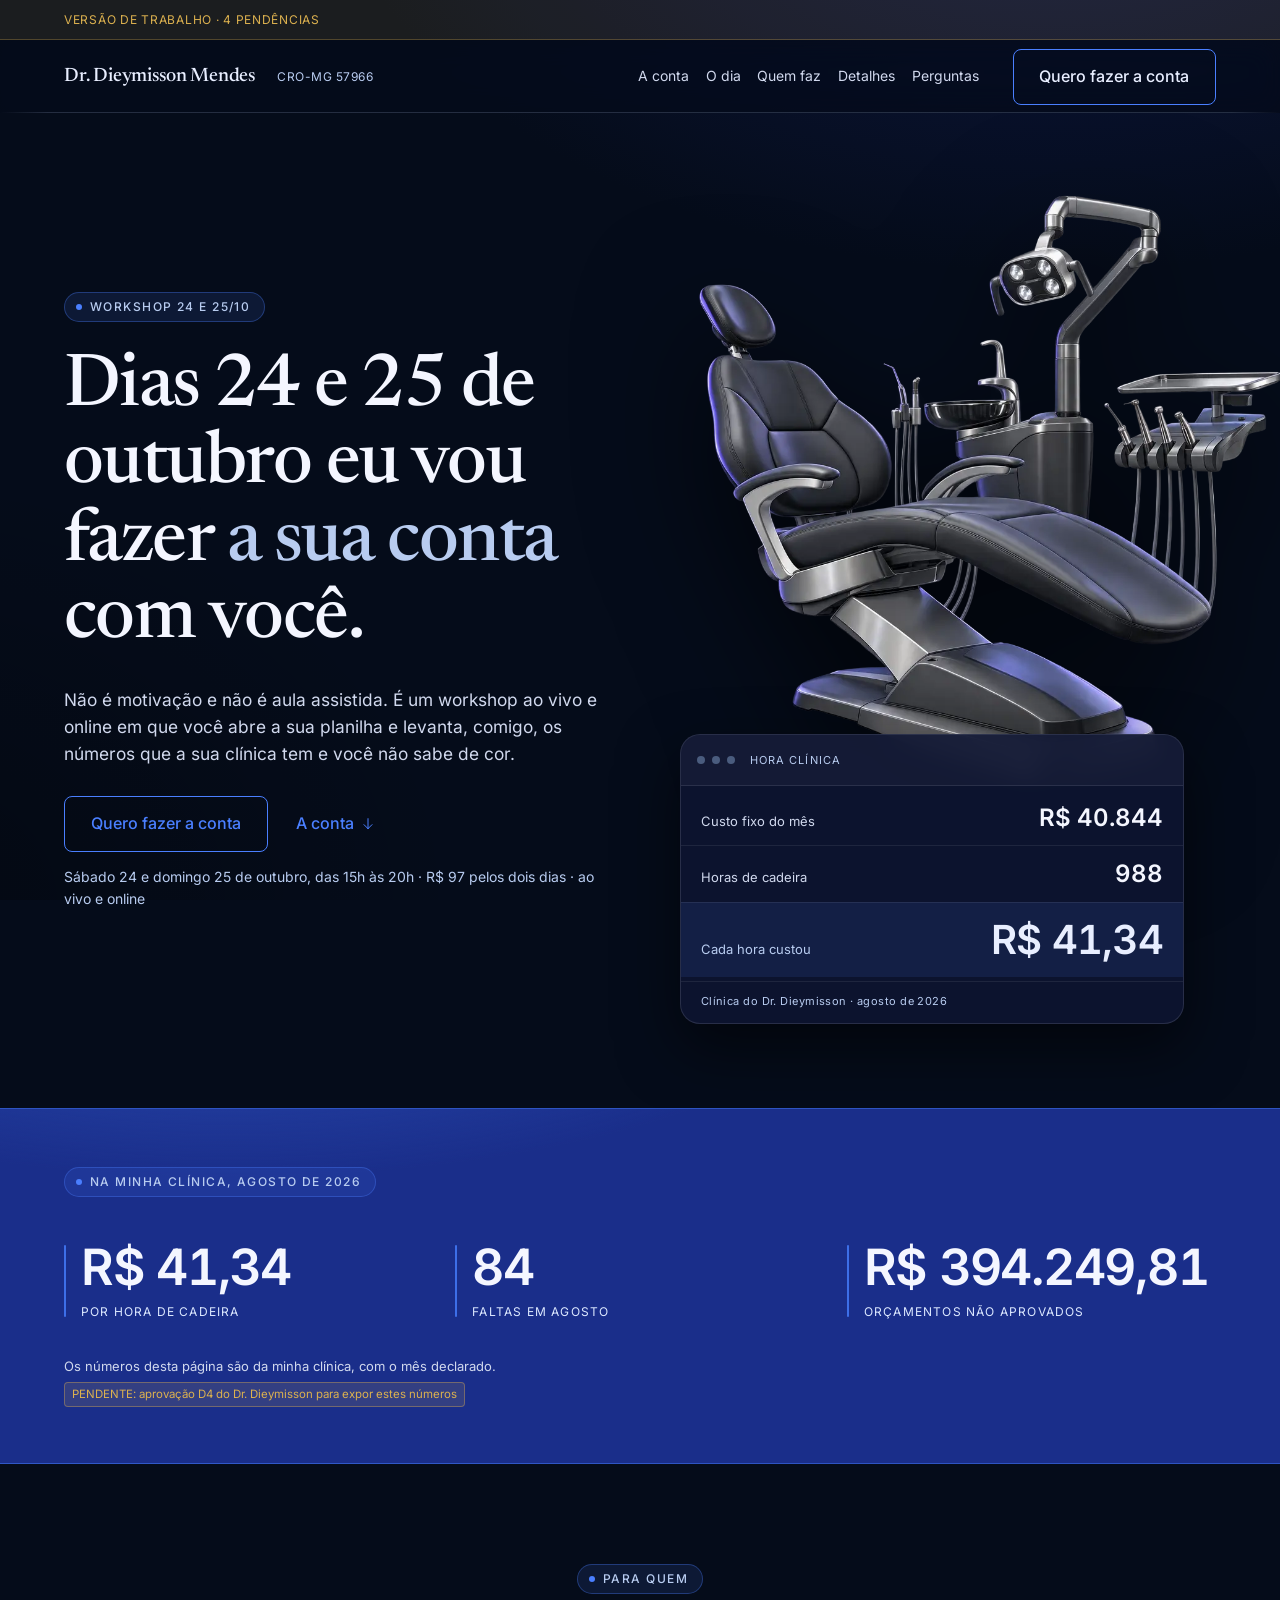
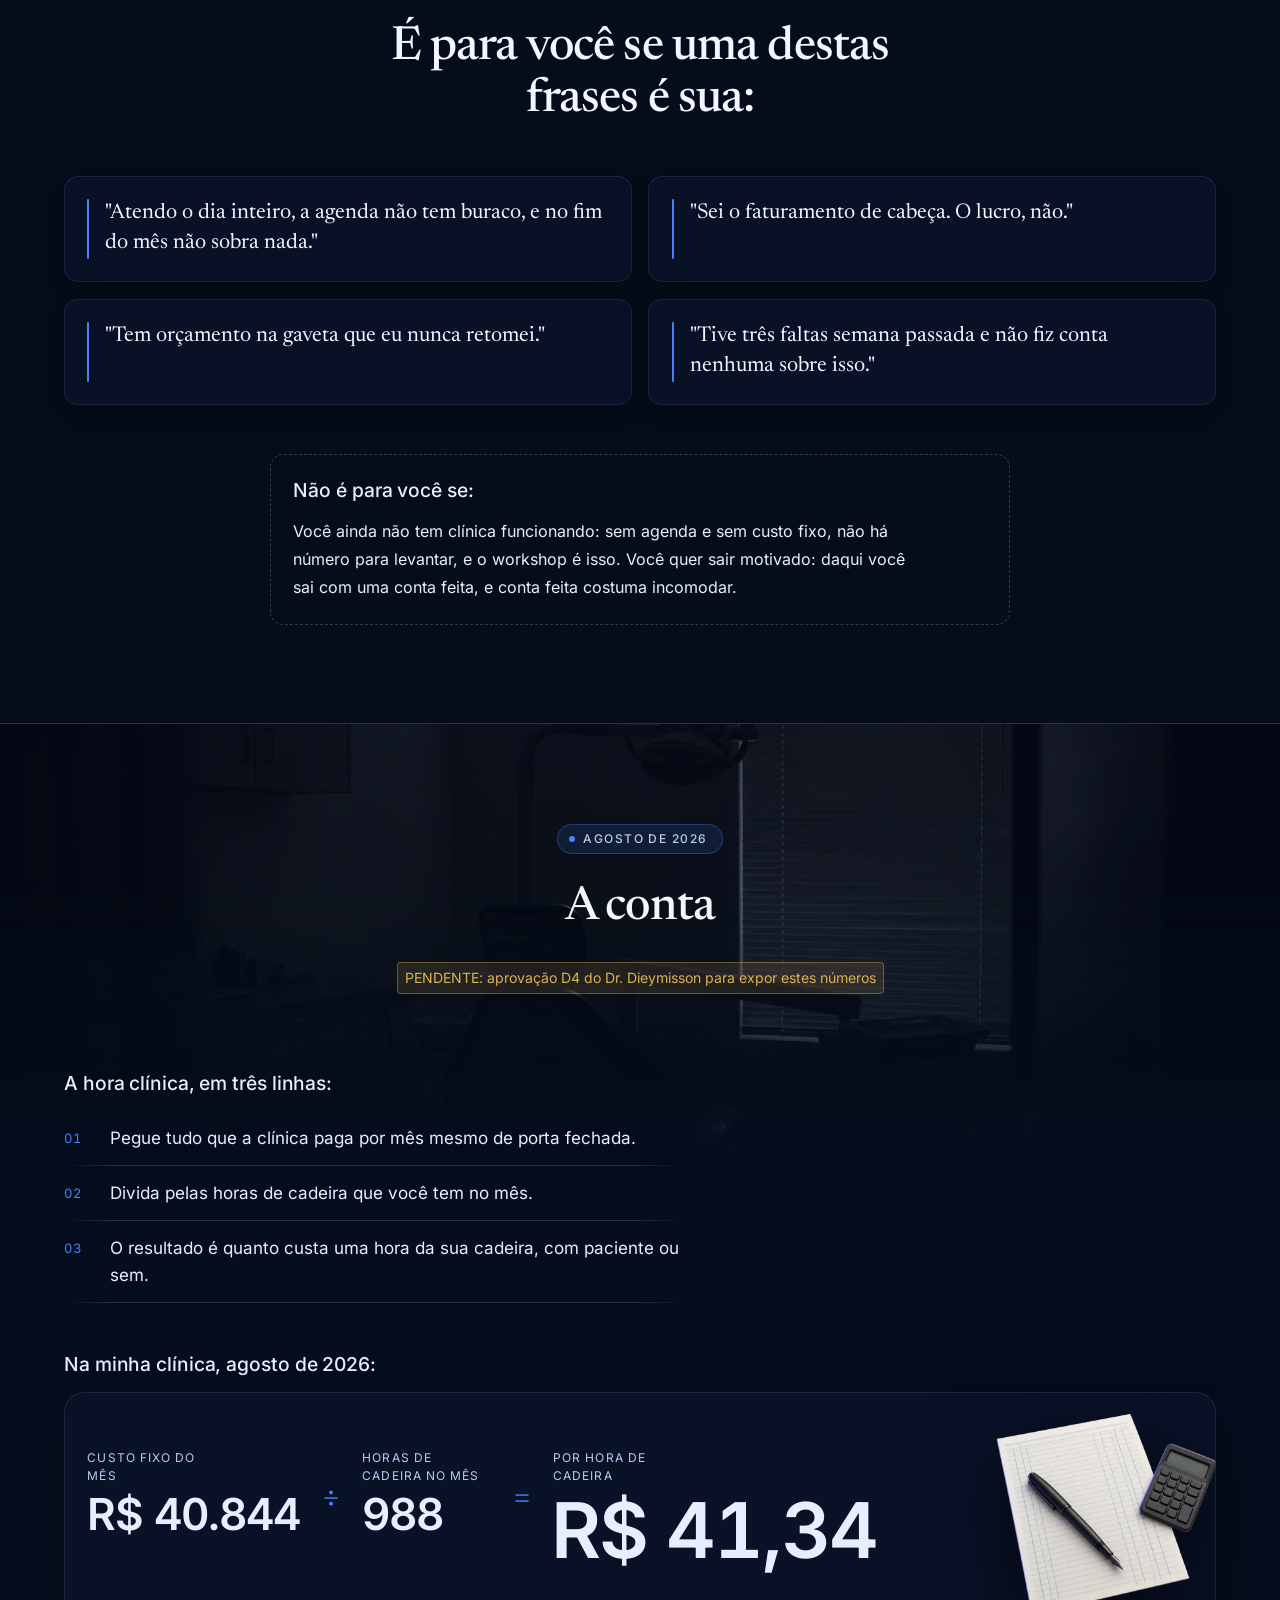
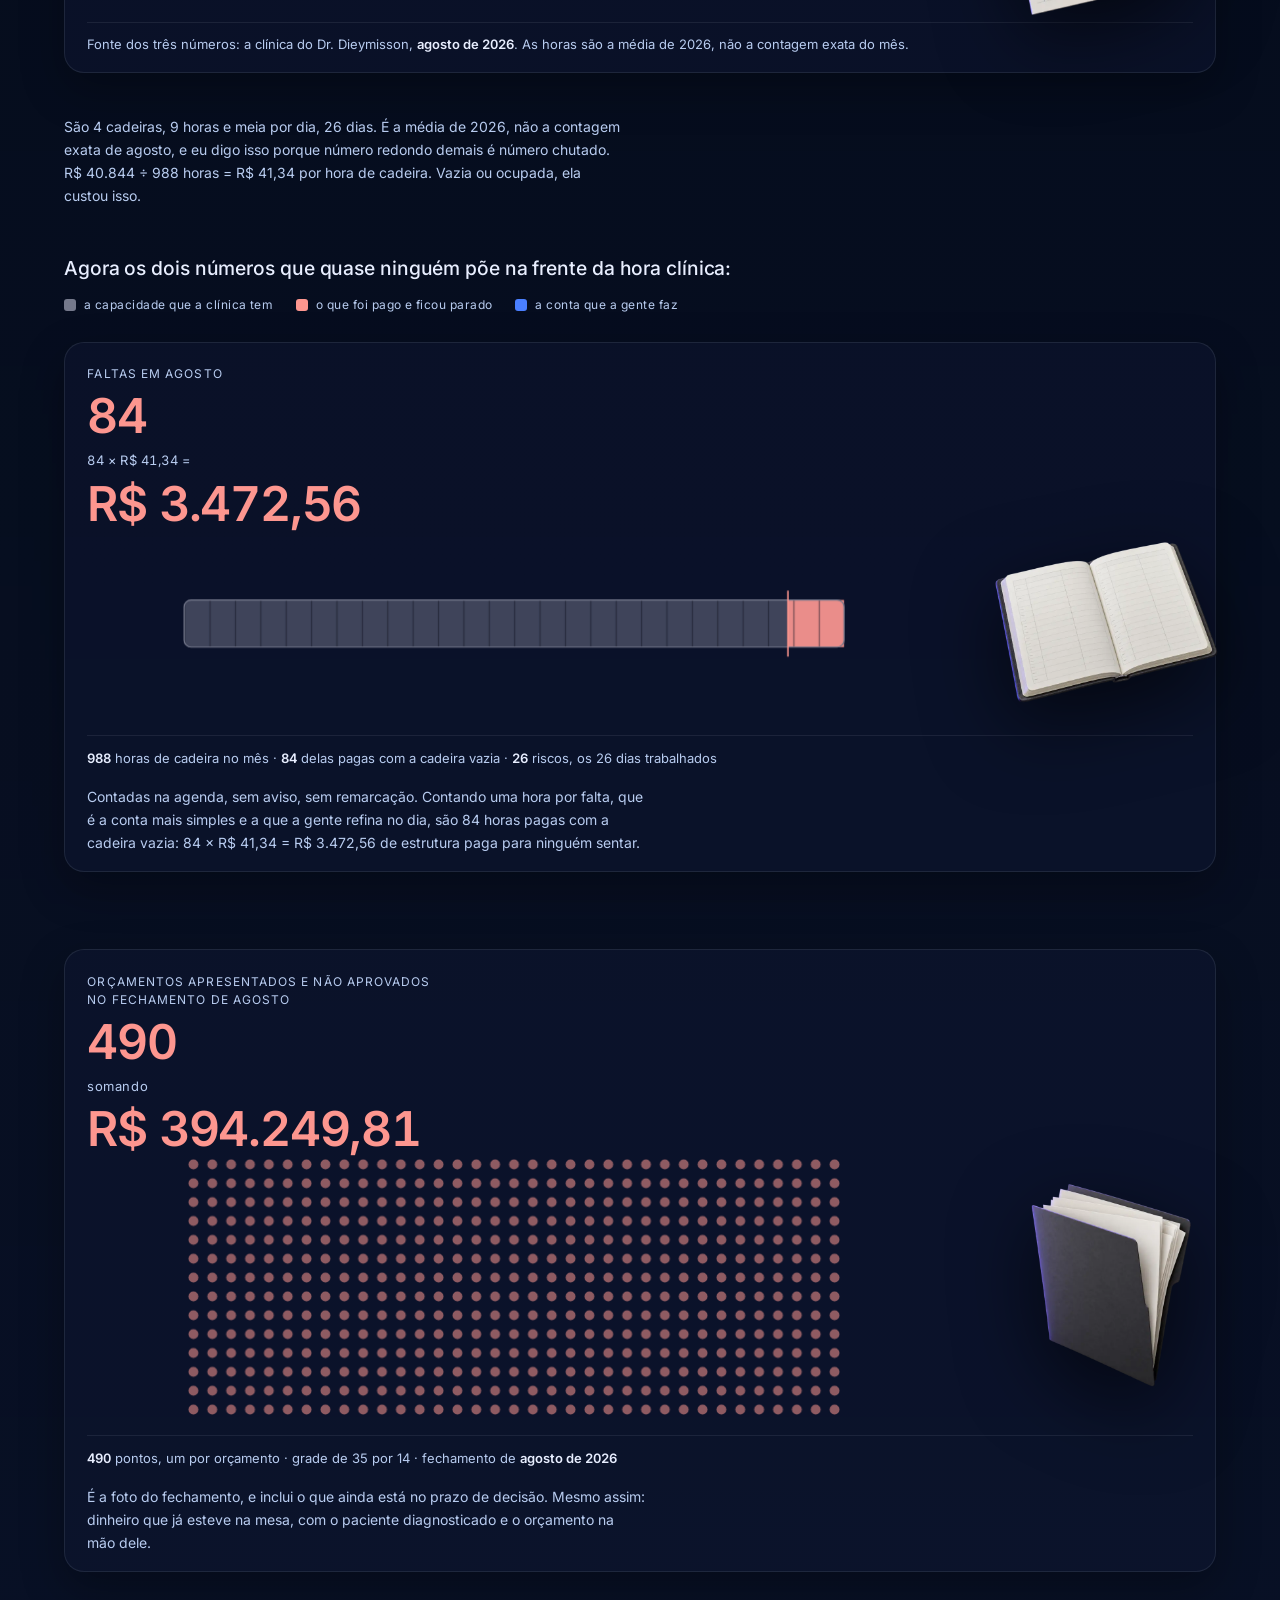
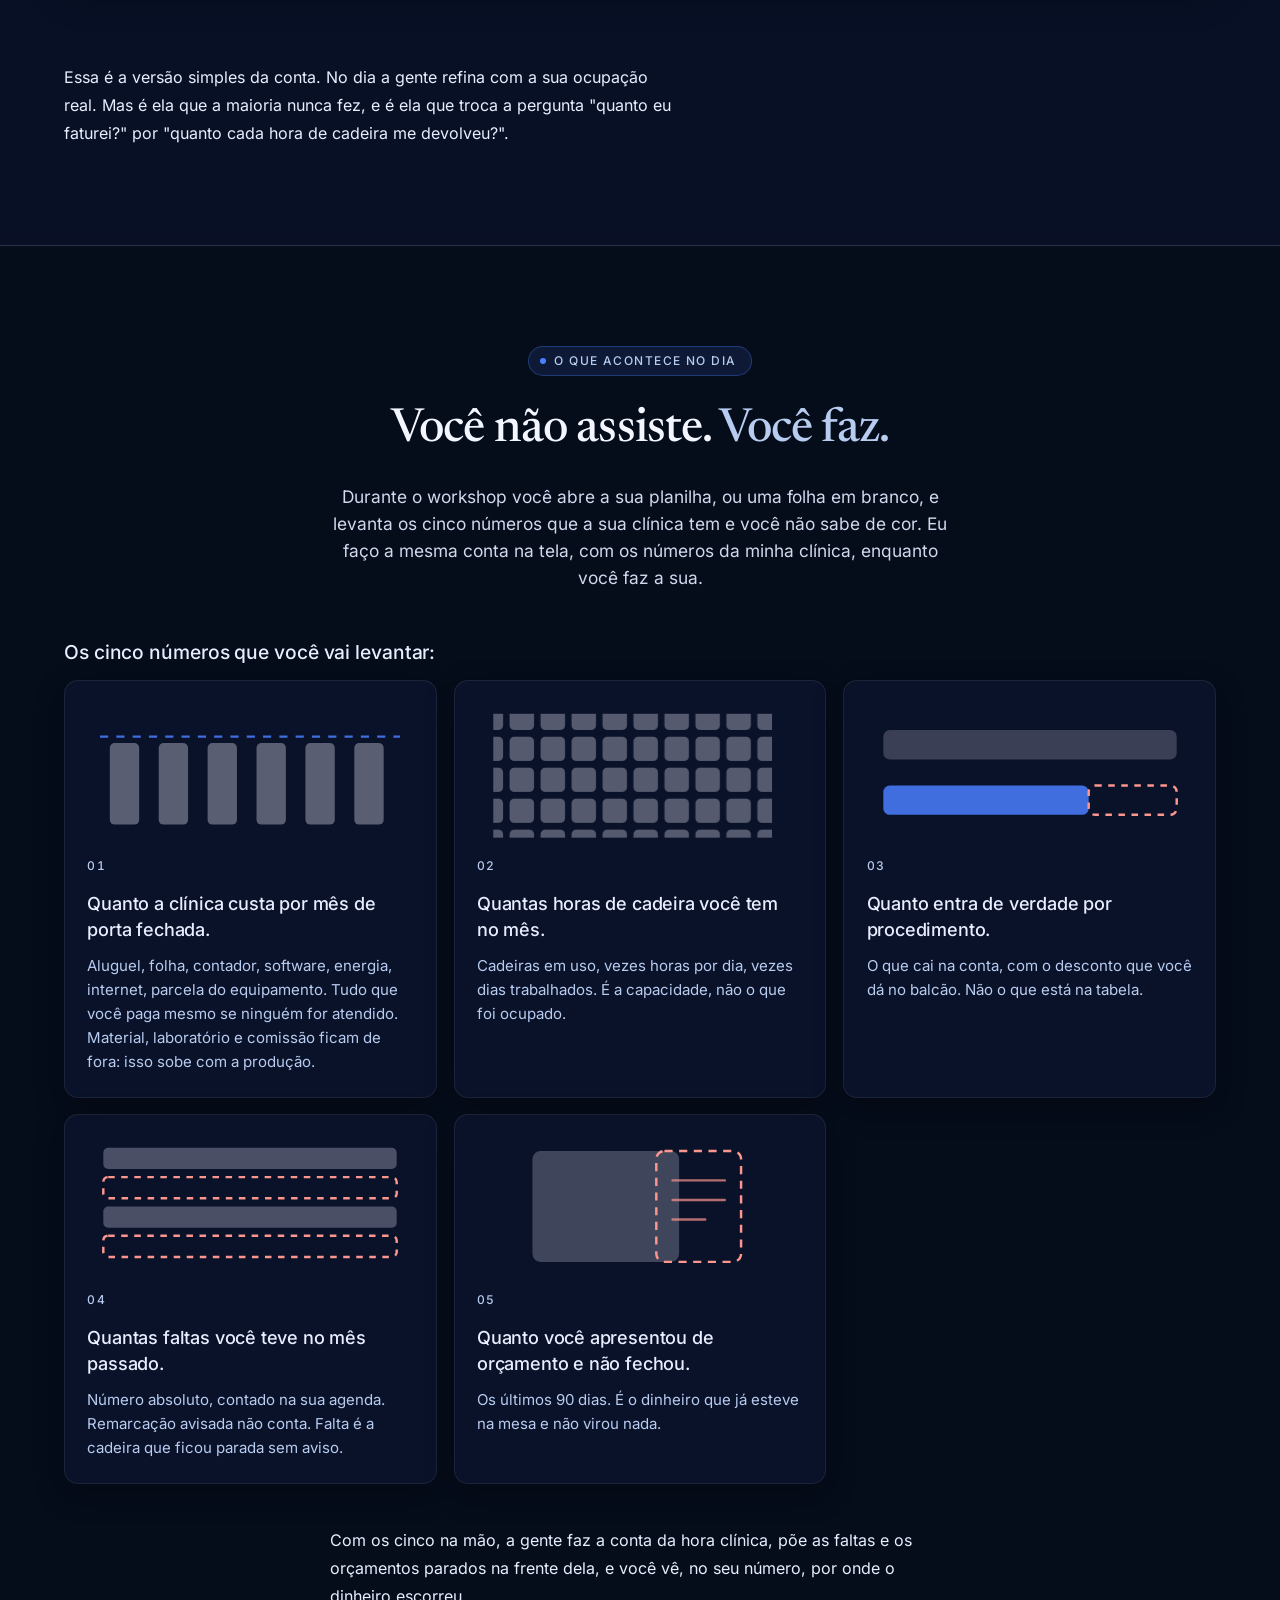
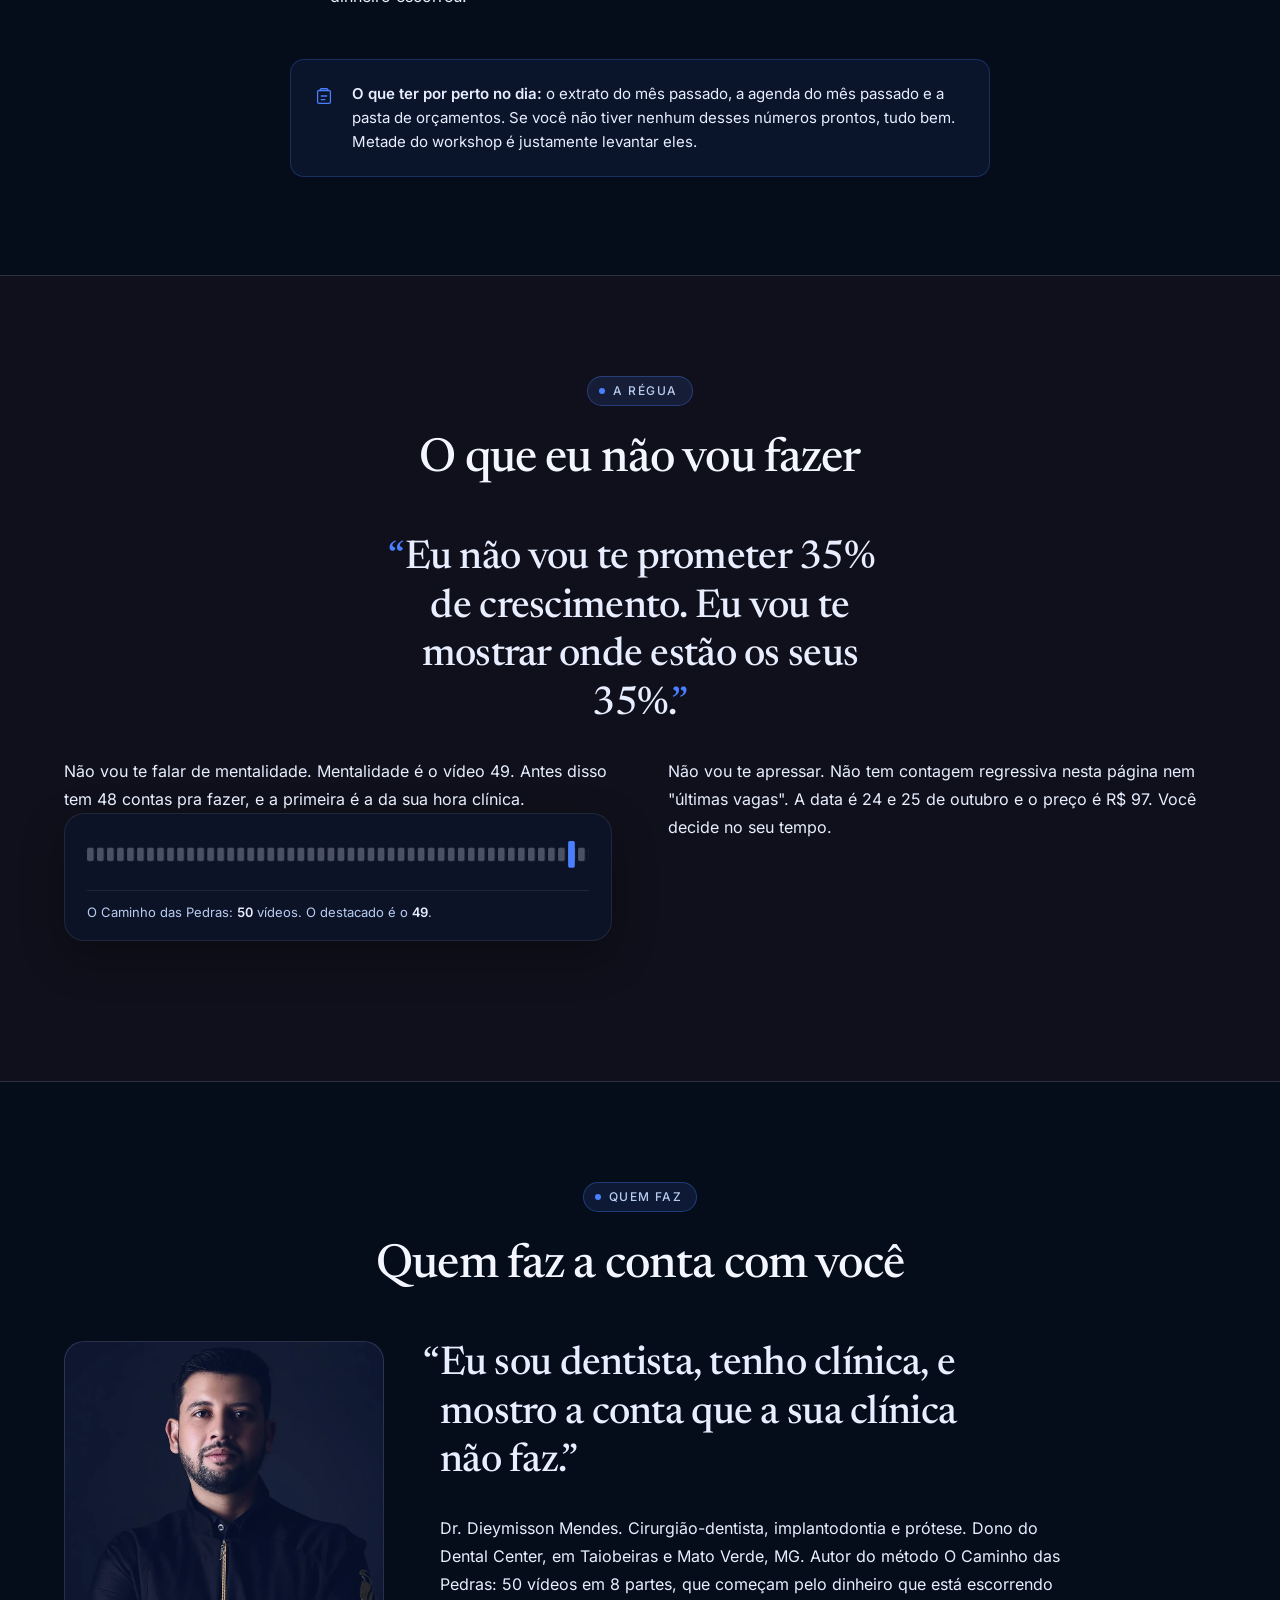
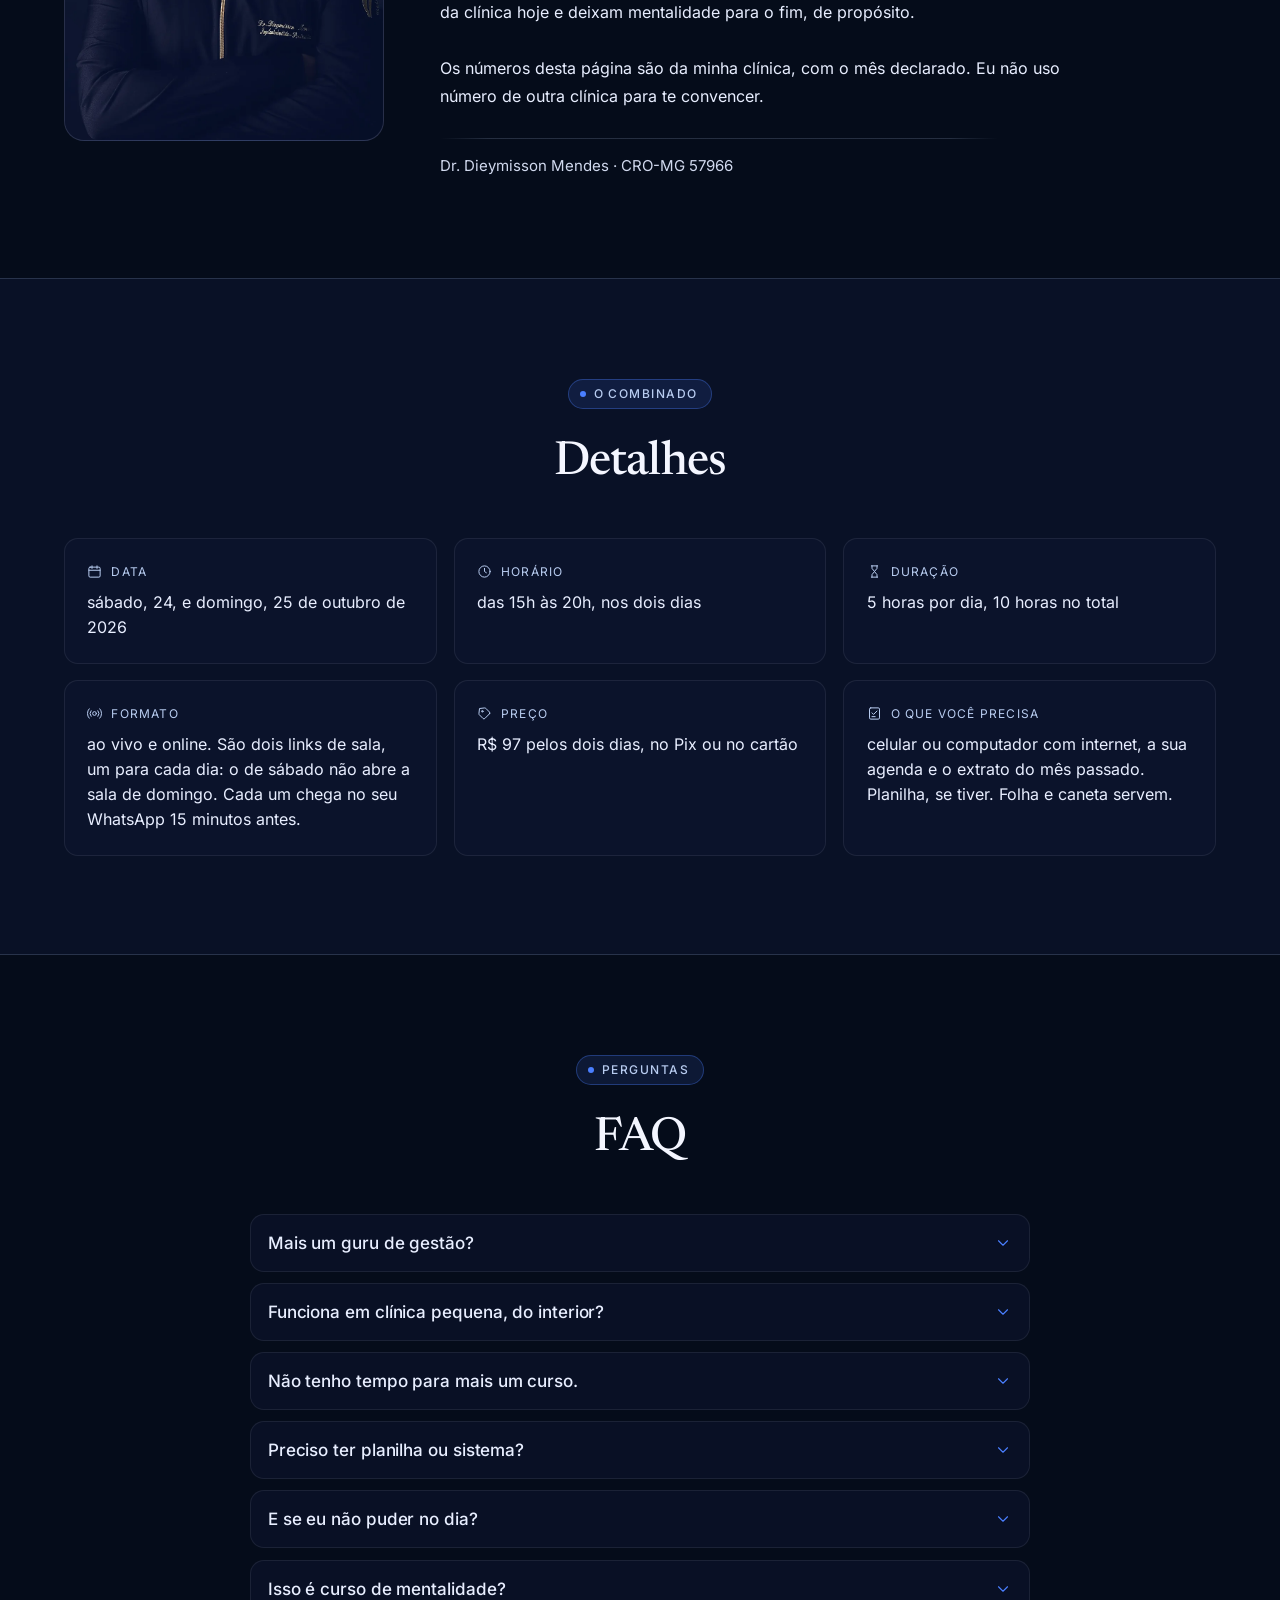
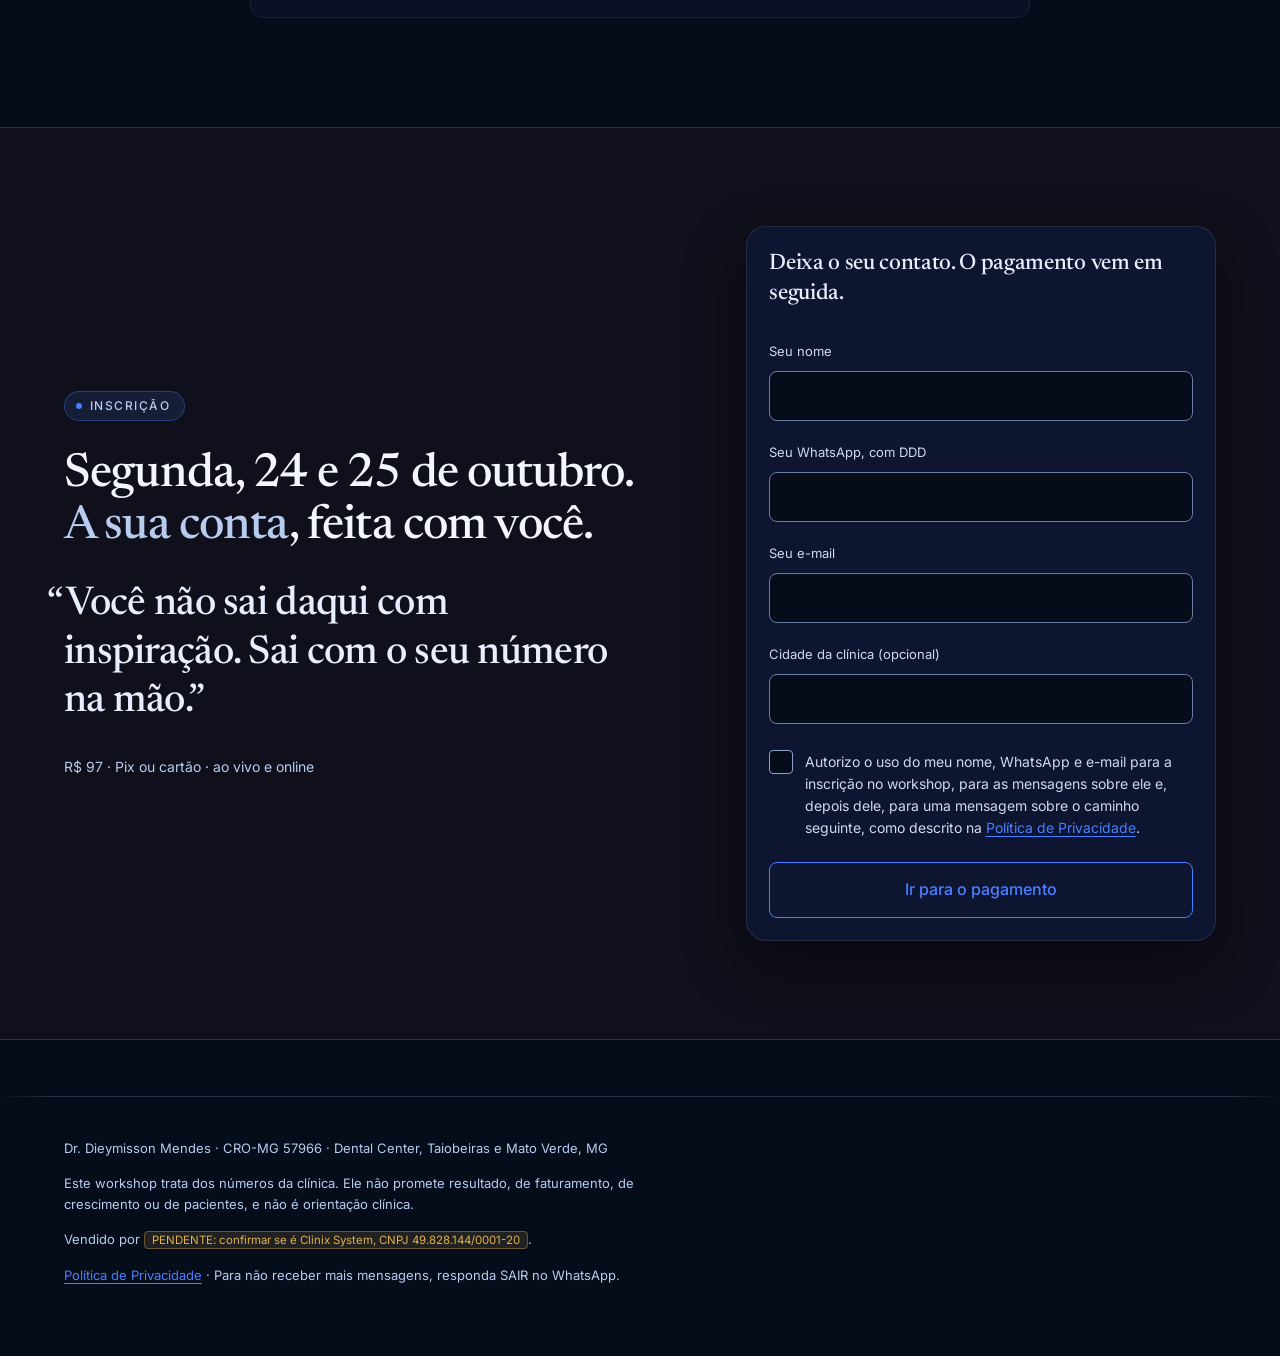
<file: index.html>
<!doctype html>
<html lang="pt-BR">
<head>
<meta charset="utf-8">
<meta name="viewport" content="width=device-width, initial-scale=1">
<title>Workshop 24 e 25/10 · R$ 97 · a conta que a sua clínica não faz</title>
<meta name="description" content="Segunda, 24 e 25 de outubro, ao vivo e online. Você abre a sua planilha e faz, com o Dr. Dieymisson, a conta que a sua clínica não faz. R$ 97, Pix ou cartão.">
<meta name="robots" content="noindex,nofollow">
<!-- <link rel="canonical" href=""> só entra quando o domínio existir (estrutura §4) -->
<meta property="og:type" content="website">
<meta property="og:locale" content="pt_BR">
<meta property="og:title" content="Workshop 24 e 25/10 · R$ 97 · a conta que a sua clínica não faz">
<meta property="og:description" content="Segunda, 24 e 25 de outubro, ao vivo e online. Você abre a sua planilha e faz, com o Dr. Dieymisson, a conta que a sua clínica não faz. R$ 97, Pix ou cartão.">
<meta property="og:image" content="assets/og.png"><!-- PENDENTE do endereço: trocar por URL absoluta (WhatsApp não lê caminho relativo) -->
<!-- <meta property="og:url" content=""> pendente do endereço final (estrutura §4) -->
<meta name="twitter:card" content="summary_large_image">
<meta name="theme-color" content="#161826"><!-- = --color-bg do Nocturne; meta não aceita var() -->
<link rel="icon" href="assets/favicon.svg" type="image/svg+xml">
<!-- Inter e Newsreader hospedadas por nós; nenhuma requisição de terceiro sai desta página. -->
<link rel="preload" href="assets/fontes/inter-latin.woff2" as="font" type="font/woff2" crossorigin>
<link rel="preload" href="assets/fontes/newsreader-latin.woff2" as="font" type="font/woff2" crossorigin>
<link rel="stylesheet" href="assets/inter.css">
<link rel="stylesheet" href="assets/newsreader.css">
<link rel="stylesheet" href="nocturne/styles.css">
<link rel="stylesheet" href="assets/estilo.css">
<script src="assets/pagina.js" defer></script>
<script src="assets/faixa.js" defer></script>
</head>
<body class="venda" data-pixel-id="">

<a class="pular" href="#conteudo">Pular para o conteúdo</a>

<div class="faixa" role="note">VERSÃO DE TRABALHO · <span id="n-pendencias">0</span> <span id="n-pendencias-palavra">pendências</span></div>

<header class="cabecalho">
  <nav class="nav" aria-label="Identificação e inscrição">
    <span class="nav-brand">Dr. Dieymisson Mendes</span>
    <span class="nav-cro">CRO-MG 57966</span>
    <span class="nav-links">
      <a href="#a-conta">A conta</a>
      <a href="#o-que-acontece">O dia</a>
      <a href="#quem-faz">Quem faz</a>
      <a href="#detalhes">Detalhes</a>
      <a href="#faq">Perguntas</a>
    </span>
    <a class="btn btn-primary cta" href="#inscricao">Quero fazer a conta</a>
  </nav>
  <div class="progresso" aria-hidden="true"></div>
</header>

<main id="conteudo">

  <!-- ══ 1. HERO ══════════════════════════════════════════════════════════ -->
  <section class="secao hero" id="topo" aria-labelledby="h-topo">
    <div class="wrap wrap--larga hero-grade">
      <div class="hero-texto">
        <p class="kicker">Workshop 24 e 25/10</p>
        <h1 class="display" id="h-topo">Dias 24 e 25 de outubro eu vou fazer <em class="grifo">a sua conta</em> com você.</h1>
        <p class="lead">Não é motivação e não é aula assistida. É um workshop ao vivo e online em que você abre a sua planilha e levanta, comigo, os números que a sua clínica tem e você não sabe de cor.</p>
        <div class="botoes">
          <a class="btn btn-primary cta" id="cta-hero" href="#inscricao">Quero fazer a conta</a>
          <a class="btn btn-ghost cta" href="#a-conta">A conta
            <svg class="seta" viewBox="0 0 24 24" fill="none" stroke="currentColor" stroke-width="1.5" stroke-linecap="round" stroke-linejoin="round" aria-hidden="true"><path d="M12 4v15m0 0 6-6m-6 6-6-6"/></svg>
          </a>
        </div>
        <p class="micro">Sábado 24 e domingo 25 de outubro, das 15h às 20h · R$ 97 pelos dois dias · ao vivo e online</p>
      </div>

      <!-- O palco do topo. Um site de software põe o mockup do produto aqui; o
           equivalente honesto aqui é A CONTA, com os números reais da clínica do
           Dr. Dieymisson e o mês declarado, na frente do objeto que ela mede.
           ⛔ Nada inventado, nada de gráfico decorativo, nada de porcentagem. -->
      <figure class="palco">
        <img class="palco-obj" src="assets/img/cadeira.webp" width="1024" height="1024"
             alt="Uma cadeira odontológica, em ilustração tridimensional, sobre fundo escuro."
             fetchpriority="high" decoding="async">
        <div class="folha">
          <div class="folha-topo">
            <span class="folha-ponto"></span><span class="folha-ponto"></span><span class="folha-ponto"></span>
            <span class="folha-nome">hora clínica</span>
          </div>
          <dl class="folha-linhas">
            <div><dt>Custo fixo do mês</dt><dd data-conta="40844" data-formato="brl0">R$ 40.844</dd></div>
            <div><dt>Horas de cadeira</dt><dd data-conta="988" data-formato="int">988</dd></div>
            <div class="folha-res"><dt>Cada hora custou</dt><dd data-conta="41.34" data-formato="brl2">R$ 41,34</dd></div>
          </dl>
          <p class="folha-pe">Clínica do Dr. Dieymisson · agosto de 2026</p>
        </div>
      </figure>
    </div>
  </section>

  <!-- ══ 2. FAIXA DE NÚMEROS ══════════════════════════════════════════════ -->
  <section class="numeros" aria-labelledby="h-numeros">
    <div class="wrap wrap--larga">
      <h2 class="kicker" id="h-numeros">Na minha clínica, agosto de 2026</h2>
      <dl class="numeros-grade">
        <div>
          <dt data-conta="41.34" data-formato="brl2">R$ 41,34</dt>
          <dd>Por hora de cadeira</dd>
        </div>
        <div>
          <dt data-conta="84" data-formato="int">84</dt>
          <dd>Faltas em agosto</dd>
        </div>
        <div>
          <dt data-conta="394249.81" data-formato="brl2">R$ 394.249,81</dt>
          <dd>Orçamentos não aprovados</dd>
        </div>
      </dl>
      <p class="origem">Os números desta página são da minha clínica, com o mês declarado. <mark class="pendente">PENDENTE: aprovação D4 do Dr. Dieymisson para expor estes números</mark></p>
    </div>
  </section>

  <!-- ══ 3. PARA QUEM ═════════════════════════════════════════════════════ -->
  <section class="secao" id="para-quem" aria-labelledby="h-para-quem">
    <div class="wrap wrap--larga">
      <div class="cabeca">
        <p class="kicker">Para quem</p>
        <h2 class="titulo" id="h-para-quem">É para você se uma destas frases é sua:</h2>
      </div>
      <ul class="frases revela">
        <li>"Atendo o dia inteiro, a agenda não tem buraco, e no fim do mês não sobra nada."</li>
        <li>"Sei o faturamento de cabeça. O lucro, não."</li>
        <li>"Tem orçamento na gaveta que eu nunca retomei."</li>
        <li>"Tive três faltas semana passada e não fiz conta nenhuma sobre isso."</li>
      </ul>
      <div class="filtro">
        <h3 class="sub">Não é para você se:</h3>
        <p class="corpo">Você ainda não tem clínica funcionando: sem agenda e sem custo fixo, não há número para levantar, e o workshop é isso. Você quer sair motivado: daqui você sai com uma conta feita, e conta feita costuma incomodar.</p>
      </div>
    </div>
  </section>

  <!-- ══ 4. A CONTA ═══════════════════════════════════════════════════════ -->
  <section class="secao secao--tinta secao--cena" id="a-conta" aria-labelledby="h-a-conta">
    <!-- A sala vazia é a primeira linha da conta: "tudo que a clínica paga por
         mês mesmo de porta fechada". Fica atrás do título, sob um véu escuro
         que garante o contraste do texto. `aria-hidden`: é cenário, não informação. -->
    <img class="cena" src="assets/img/clinica-fechada.webp" width="1600" height="1067"
         alt="" aria-hidden="true" loading="lazy" decoding="async">
    <div class="wrap wrap--larga">
      <div class="cabeca">
        <p class="kicker">Agosto de 2026</p>
        <h2 class="titulo titulo--grande" id="h-a-conta">A conta</h2>
        <mark class="pendente pendente--linha">PENDENTE: aprovação D4 do Dr. Dieymisson para expor estes números</mark>
      </div>

      <h3 class="sub">A hora clínica, em três linhas:</h3>
      <ol class="receita">
        <li>Pegue tudo que a clínica paga por mês mesmo de porta fechada.</li>
        <li>Divida pelas horas de cadeira que você tem no mês.</li>
        <li>O resultado é quanto custa uma hora da sua cadeira, com paciente ou sem.</li>
      </ol>

      <h3 class="sub">Na minha clínica, agosto de 2026:</h3>

      <!-- ILUSTRAÇÃO 1 · a conta se armando. Os três números são os declarados
           de agosto/2026 e nada mais entra aqui. -->
      <figure class="quadro revela">
        <div class="quadro-par">
          <div class="equacao">
            <div class="parcela">
              <p class="rotulo">Custo fixo do mês</p>
              <span class="parcela-valor" data-conta="40844" data-formato="brl0">R$ 40.844</span>
            </div>
            <div class="op" aria-hidden="true">÷</div>
            <div class="parcela">
              <p class="rotulo">Horas de cadeira no mês</p>
              <span class="parcela-valor" data-conta="988" data-formato="int">988</span>
            </div>
            <div class="op" aria-hidden="true">=</div>
            <div class="parcela parcela--total">
              <p class="rotulo">Por hora de cadeira</p>
              <span class="parcela-valor" data-conta="41.34" data-formato="brl2">R$ 41,34</span>
            </div>
          </div>
          <img class="quadro-obj" src="assets/img/planilha.webp" width="700" height="700"
               alt="Uma folha de papel pautada em branco, com caneta e calculadora, em ilustração tridimensional."
               loading="lazy" decoding="async">
        </div>
        <p class="quadro-legenda">Fonte dos três números: a clínica do Dr. Dieymisson, <b>agosto de 2026</b>. As horas são a média de 2026, não a contagem exata do mês.</p>
      </figure>

      <p class="miudo equacao-nota">São 4 cadeiras, 9 horas e meia por dia, 26 dias. É a média de 2026, não a contagem exata de agosto, e eu digo isso porque número redondo demais é número chutado. R$ 40.844 ÷ 988 horas = R$ 41,34 por hora de cadeira. Vazia ou ocupada, ela custou isso.</p>

      <h3 class="sub">Agora os dois números que quase ninguém põe na frente da hora clínica:</h3>

      <ul class="tintas" aria-label="O que cada cor representa nas ilustrações">
        <li><i style="background: var(--tinta-capacidade)"></i> a capacidade que a clínica tem</li>
        <li><i style="background: var(--ruim)"></i> o que foi pago e ficou parado</li>
        <li><i style="background: var(--color-accent)"></i> a conta que a gente faz</li>
      </ul>

      <div class="maus">

        <!-- ILUSTRAÇÃO 2 · 988 horas de capacidade, 84 pagas com a cadeira vazia.
             A largura vermelha é 84/988 da barra, medida, não estimada. Os 26
             riscos verticais são os 26 dias trabalhados que compõem as 988 h. -->
        <figure class="quadro mau revela">
          <p class="rotulo">Faltas em agosto</p>
          <span class="mau-valor" data-conta="84" data-formato="int">84</span>
          <p class="mau-passo">84 × R$ 41,34 =</p>
          <span class="mau-valor" data-conta="3472.56" data-formato="brl2">R$ 3.472,56</span>

          <div class="quadro-par">
            <svg class="ilustra" viewBox="0 0 560 84" role="img"
                 aria-label="Barra da capacidade do mês: 988 horas de cadeira em agosto de 2026, das quais 84 horas, no trecho final, foram pagas com a cadeira vazia.">
              <defs>
                <pattern id="dias" width="21.538" height="40" patternUnits="userSpaceOnUse">
                  <rect x="0" y="0" width="1" height="40" fill="#161826" opacity=".55"></rect>
                </pattern>
              </defs>
              <g class="barra-cresce">
                <rect x="0" y="22" width="560" height="40" rx="6" fill="var(--tinta-capacidade)" opacity=".5"></rect>
                <rect x="512.4" y="22" width="47.6" height="40" fill="var(--ruim)" opacity=".9"></rect>
                <rect x="0" y="22" width="560" height="40" rx="6" fill="url(#dias)"></rect>
                <rect x="0" y="22" width="560" height="40" rx="6" fill="none" stroke="var(--tinta-capacidade)" stroke-width="1"></rect>
                <line x1="512.4" y1="14" x2="512.4" y2="70" stroke="var(--ruim)" stroke-width="1.5" opacity=".85"></line>
              </g>
            </svg>
            <img class="quadro-obj" src="assets/img/agenda.webp" width="700" height="700"
                 alt="Uma agenda aberta com páginas pautadas em branco, em ilustração tridimensional."
                 loading="lazy" decoding="async">
          </div>
          <p class="quadro-legenda"><b>988</b> horas de cadeira no mês · <b>84</b> delas pagas com a cadeira vazia · <b>26</b> riscos, os 26 dias trabalhados</p>

          <p class="miudo">Contadas na agenda, sem aviso, sem remarcação. Contando uma hora por falta, que é a conta mais simples e a que a gente refina no dia, são 84 horas pagas com a cadeira vazia: 84 × R$ 41,34 = R$ 3.472,56 de estrutura paga para ninguém sentar.</p>
        </figure>

        <!-- ILUSTRAÇÃO 3 · 490 orçamentos, um ponto cada. A grade é 35 × 14, que
             dá 490 pontos EXATOS, nem arredondamento nem enfeite. -->
        <figure class="quadro mau revela">
          <p class="rotulo">Orçamentos apresentados e não aprovados no fechamento de agosto</p>
          <span class="mau-valor" data-conta="490" data-formato="int">490</span>
          <p class="mau-passo">somando</p>
          <span class="mau-valor" data-conta="394249.81" data-formato="brl2">R$ 394.249,81</span>

          <div class="quadro-par">
            <svg class="ilustra" viewBox="0 0 560 224" role="img"
                 aria-label="Grade de 490 pontos, um para cada orçamento apresentado e não aprovado no fechamento de agosto de 2026.">
              <defs>
                <pattern id="orcamentos" width="16" height="16" patternUnits="userSpaceOnUse">
                  <circle cx="8" cy="8" r="4.2" fill="var(--ruim)" opacity=".55"></circle>
                </pattern>
              </defs>
              <g class="pontos-cortina">
                <rect x="0" y="0" width="560" height="224" fill="url(#orcamentos)"></rect>
              </g>
            </svg>
            <img class="quadro-obj" src="assets/img/pasta.webp" width="700" height="700"
                 alt="Uma pilha de folhas em branco dentro de uma pasta, em ilustração tridimensional."
                 loading="lazy" decoding="async">
          </div>
          <p class="quadro-legenda"><b>490</b> pontos, um por orçamento · grade de 35 por 14 · fechamento de <b>agosto de 2026</b></p>

          <p class="miudo">É a foto do fechamento, e inclui o que ainda está no prazo de decisão. Mesmo assim: dinheiro que já esteve na mesa, com o paciente diagnosticado e o orçamento na mão dele.</p>
        </figure>
      </div>

      <p class="corpo conta-fim">Essa é a versão simples da conta. No dia a gente refina com a sua ocupação real. Mas é ela que a maioria nunca fez, e é ela que troca a pergunta "quanto eu faturei?" por "quanto cada hora de cadeira me devolveu?".</p>
    </div>
  </section>

  <!-- ══ 5. O QUE ACONTECE NO DIA ═════════════════════════════════════════ -->
  <section class="secao" id="o-que-acontece" aria-labelledby="h-o-que-acontece">
    <div class="wrap wrap--larga">
      <div class="cabeca">
        <p class="kicker">O que acontece no dia</p>
        <h2 class="titulo" id="h-o-que-acontece">Você não assiste. <em class="grifo">Você faz.</em></h2>
        <p class="lead">Durante o workshop você abre a sua planilha, ou uma folha em branco, e levanta os cinco números que a sua clínica tem e você não sabe de cor. Eu faço a mesma conta na tela, com os números da minha clínica, enquanto você faz a sua.</p>
      </div>

      <h3 class="sub">Os cinco números que você vai levantar:</h3>

      <!-- Os cinco cartões, cada um com o próprio desenho. Os desenhos são
           ESQUEMÁTICOS de propósito: nenhum número aparece neles, porque
           nenhum destes cinco números é do Dr. Dieymisson: são os SEUS. -->
      <ol class="cartoes">
        <li class="cartao revela">
          <svg class="cartao-fig" viewBox="0 0 200 84" role="img" aria-label="Desenho: barras de mesma altura sob uma linha constante, o custo que não muda com o movimento.">
            <line x1="8" y1="20" x2="192" y2="20" stroke="var(--color-accent)" stroke-width="1.5" stroke-dasharray="5 5" opacity=".85"></line>
            <g fill="var(--tinta-capacidade)" opacity=".75">
              <rect x="14" y="24" width="18" height="50" rx="3"></rect>
              <rect x="44" y="24" width="18" height="50" rx="3"></rect>
              <rect x="74" y="24" width="18" height="50" rx="3"></rect>
              <rect x="104" y="24" width="18" height="50" rx="3"></rect>
              <rect x="134" y="24" width="18" height="50" rx="3"></rect>
              <rect x="164" y="24" width="18" height="50" rx="3"></rect>
            </g>
          </svg>
          <span class="cartao-n" aria-hidden="true"></span>
          <p class="cartao-t">Quanto a clínica custa por mês de porta fechada.</p>
          <p class="cartao-b">Aluguel, folha, contador, software, energia, internet, parcela do equipamento. Tudo que você paga mesmo se ninguém for atendido. Material, laboratório e comissão ficam de fora: isso sobe com a produção.</p>
        </li>
        <li class="cartao revela">
          <svg class="cartao-fig" viewBox="0 0 200 84" role="img" aria-label="Desenho: quatro fileiras de blocos, as cadeiras vezes as horas do dia, a capacidade do mês.">
            <defs>
              <pattern id="cap" width="19" height="19" patternUnits="userSpaceOnUse">
                <rect x="1" y="1" width="15" height="15" rx="3" fill="var(--tinta-capacidade)" opacity=".7"></rect>
              </pattern>
            </defs>
            <rect x="10" y="6" width="171" height="76" fill="url(#cap)"></rect>
          </svg>
          <span class="cartao-n" aria-hidden="true"></span>
          <p class="cartao-t">Quantas horas de cadeira você tem no mês.</p>
          <p class="cartao-b">Cadeiras em uso, vezes horas por dia, vezes dias trabalhados. É a capacidade, não o que foi ocupado.</p>
        </li>
        <li class="cartao revela">
          <svg class="cartao-fig" viewBox="0 0 200 84" role="img" aria-label="Desenho: uma barra cheia, a tabela, e abaixo dela uma barra menor com o trecho que falta pontilhado, o desconto do balcão.">
            <rect x="10" y="16" width="180" height="18" rx="4" fill="var(--tinta-capacidade)" opacity=".45"></rect>
            <rect x="10" y="50" width="126" height="18" rx="4" fill="var(--color-accent)" opacity=".85"></rect>
            <rect x="136" y="50" width="54" height="18" rx="4" fill="none" stroke="var(--ruim)" stroke-width="1.5" stroke-dasharray="4 4"></rect>
          </svg>
          <span class="cartao-n" aria-hidden="true"></span>
          <p class="cartao-t">Quanto entra de verdade por procedimento.</p>
          <p class="cartao-b">O que cai na conta, com o desconto que você dá no balcão. Não o que está na tabela.</p>
        </li>
        <li class="cartao revela">
          <svg class="cartao-fig" viewBox="0 0 200 84" role="img" aria-label="Desenho: uma coluna de horários da agenda com duas faixas vazias, contornadas, no meio das ocupadas.">
            <g>
              <rect x="10" y="6" width="180" height="13" rx="3" fill="var(--tinta-capacidade)" opacity=".6"></rect>
              <rect x="10" y="24" width="180" height="13" rx="3" fill="none" stroke="var(--ruim)" stroke-width="1.5" stroke-dasharray="4 4"></rect>
              <rect x="10" y="42" width="180" height="13" rx="3" fill="var(--tinta-capacidade)" opacity=".6"></rect>
              <rect x="10" y="60" width="180" height="13" rx="3" fill="none" stroke="var(--ruim)" stroke-width="1.5" stroke-dasharray="4 4"></rect>
            </g>
          </svg>
          <span class="cartao-n" aria-hidden="true"></span>
          <p class="cartao-t">Quantas faltas você teve no mês passado.</p>
          <p class="cartao-b">Número absoluto, contado na sua agenda. Remarcação avisada não conta. Falta é a cadeira que ficou parada sem aviso.</p>
        </li>
        <li class="cartao revela">
          <svg class="cartao-fig" viewBox="0 0 200 84" role="img" aria-label="Desenho: três folhas de orçamento sobrepostas, a da frente ainda em contorno pontilhado, sem assinatura.">
            <g fill="var(--tinta-capacidade)" opacity=".5">
              <rect x="34" y="8" width="52" height="68" rx="5"></rect>
              <rect x="72" y="8" width="52" height="68" rx="5"></rect>
            </g>
            <rect x="110" y="8" width="52" height="68" rx="5" fill="none" stroke="var(--ruim)" stroke-width="1.5" stroke-dasharray="5 4"></rect>
            <g stroke="var(--ruim)" stroke-width="1.5" opacity=".7" stroke-linecap="round">
              <line x1="120" y1="26" x2="152" y2="26"></line>
              <line x1="120" y1="38" x2="152" y2="38"></line>
              <line x1="120" y1="50" x2="140" y2="50"></line>
            </g>
          </svg>
          <span class="cartao-n" aria-hidden="true"></span>
          <p class="cartao-t">Quanto você apresentou de orçamento e não fechou.</p>
          <p class="cartao-b">Os últimos 90 dias. É o dinheiro que já esteve na mesa e não virou nada.</p>
        </li>
      </ol>

      <p class="corpo fecho">Com os cinco na mão, a gente faz a conta da hora clínica, põe as faltas e os orçamentos parados na frente dela, e você vê, no seu número, por onde o dinheiro escorreu.</p>

      <div class="perto">
        <svg viewBox="0 0 24 24" width="22" height="22" fill="none" stroke="currentColor" stroke-width="1.4" stroke-linecap="round" stroke-linejoin="round" aria-hidden="true"><path d="M9 4h6a1 1 0 0 1 1 1v1H8V5a1 1 0 0 1 1-1Z"/><path d="M8 6H6.5A1.5 1.5 0 0 0 5 7.5v11A1.5 1.5 0 0 0 6.5 20h11a1.5 1.5 0 0 0 1.5-1.5v-11A1.5 1.5 0 0 0 17.5 6H16"/><path d="M9 12h6M9 16h4"/></svg>
        <p><strong>O que ter por perto no dia:</strong> o extrato do mês passado, a agenda do mês passado e a pasta de orçamentos. Se você não tiver nenhum desses números prontos, tudo bem. Metade do workshop é justamente levantar eles.</p>
      </div>
    </div>
  </section>

  <!-- ══ 6. O QUE EU NÃO VOU FAZER ════════════════════════════════════════ -->
  <section class="secao secao--baixa" id="nao-vou-fazer" aria-labelledby="h-nao-vou-fazer">
    <div class="wrap wrap--larga">
      <div class="cabeca">
        <p class="kicker">A régua</p>
        <h2 class="titulo" id="h-nao-vou-fazer">O que eu não vou fazer</h2>
      </div>
      <blockquote class="citacao citacao--centro">Eu não vou te prometer 35% de crescimento. Eu vou te mostrar onde estão os seus 35%.</blockquote>
      <div class="recusa">
        <div>
          <p class="corpo">Não vou te falar de mentalidade. Mentalidade é o vídeo 49. Antes disso tem 48 contas pra fazer, e a primeira é a da sua hora clínica.</p>
          <!-- ILUSTRAÇÃO 4 · os 50 vídeos de O Caminho das Pedras, com o 49 marcado.
               Os dois números vêm da própria copy: "50 vídeos em 8 partes" e
               "Mentalidade é o vídeo 49". Nada mais. -->
          <figure class="quadro">
            <svg class="ilustra" viewBox="0 0 600 44" role="img"
                 aria-label="Cinquenta traços, um por vídeo do método O Caminho das Pedras. O quadragésimo nono, o de mentalidade, está destacado no fim.">
              <defs>
                <pattern id="videos" width="12" height="44" patternUnits="userSpaceOnUse">
                  <rect x="0" y="14" width="8" height="16" rx="2" fill="var(--tinta-capacidade)" opacity=".6"></rect>
                </pattern>
              </defs>
              <rect x="0" y="0" width="600" height="44" fill="url(#videos)"></rect>
              <rect x="576" y="6" width="8" height="32" rx="2" fill="var(--color-accent)"></rect>
            </svg>
            <p class="quadro-legenda">O Caminho das Pedras: <b>50</b> vídeos. O destacado é o <b>49</b>.</p>
          </figure>
        </div>
        <p class="corpo">Não vou te apressar. Não tem contagem regressiva nesta página nem "últimas vagas". A data é 24 e 25 de outubro e o preço é R$ 97. Você decide no seu tempo.</p>
      </div>
    </div>
  </section>

  <!-- ══ 7. QUEM FAZ A CONTA COM VOCÊ ═════════════════════════════════════ -->
  <section class="secao" id="quem-faz" aria-labelledby="h-quem-faz">
    <div class="wrap wrap--larga">
      <div class="cabeca">
        <p class="kicker">Quem faz</p>
        <h2 class="titulo" id="h-quem-faz">Quem faz a conta com você</h2>
      </div>
      <div class="autor">
        <!-- ✅ 08/09: o retrato CHEGOU. O Jean mandou pelo Telegram e a foto é do
             próprio Dr. Dieymisson, profissional, fundo escuro, jaleco dele com o
             nome bordado. O original está em rascunho/referencia/.
             O tratamento de cor está em ferramentas/tratar-retrato.py e é
             reproduzível: sombra puxada para o navy da página, realce esfriado de
             leve, pele PROTEGIDA por máscara (rosto azulado é o defeito clássico
             de grade em fundo frio, e num retrato de autoridade estraga justo o
             que a foto existe para dizer). ⛔ Nada de rosto gerado por IA aqui. -->
        <figure class="retrato retrato--foto">
          <img src="assets/img/dieymisson.webp" width="900" height="1125" loading="lazy"
               decoding="async"
               alt="Dr. Dieymisson Mendes, cirurgião-dentista, de braços cruzados e jaleco escuro com o nome bordado.">
        </figure>
        <div>
          <blockquote class="citacao citacao--curta">Eu sou dentista, tenho clínica, e mostro a conta que a sua clínica não faz.</blockquote>
          <p class="corpo">Dr. Dieymisson Mendes. Cirurgião-dentista, implantodontia e prótese. Dono do Dental Center, em Taiobeiras e Mato Verde, MG. Autor do método O Caminho das Pedras: 50 vídeos em 8 partes, que começam pelo dinheiro que está escorrendo da clínica hoje e deixam mentalidade para o fim, de propósito.</p>
          <p class="corpo">Os números desta página são da minha clínica, com o mês declarado. Eu não uso número de outra clínica para te convencer.</p>
          <p class="assinatura">Dr. Dieymisson Mendes · CRO-MG 57966</p>
        </div>
      </div>
    </div>
  </section>

  <!-- ══ 8. DETALHES ══════════════════════════════════════════════════════ -->
  <section class="secao secao--tinta" id="detalhes" aria-labelledby="h-detalhes">
    <div class="wrap wrap--larga">
      <div class="cabeca">
        <p class="kicker">O combinado</p>
        <h2 class="titulo" id="h-detalhes">Detalhes</h2>
      </div>
      <dl class="detalhes">
        <div><dt><svg viewBox="0 0 24 24" width="15" height="15" fill="none" stroke="currentColor" stroke-width="1.6" stroke-linecap="round" aria-hidden="true"><rect x="3" y="5" width="18" height="16" rx="2"/><path d="M8 3v4M16 3v4M3 10h18"/></svg>Data</dt><dd>sábado, 24, e domingo, 25 de outubro de 2026</dd></div>
        <div><dt><svg viewBox="0 0 24 24" width="15" height="15" fill="none" stroke="currentColor" stroke-width="1.6" stroke-linecap="round" aria-hidden="true"><circle cx="12" cy="12" r="9"/><path d="M12 7v5l3 2"/></svg>Horário</dt><dd>das 15h às 20h, nos dois dias</dd></div>
        <div><dt><svg viewBox="0 0 24 24" width="15" height="15" fill="none" stroke="currentColor" stroke-width="1.6" stroke-linecap="round" stroke-linejoin="round" aria-hidden="true"><path d="M7 3h10M7 21h10M8 3v4l4 5 4-5V3M8 21v-4l4-5 4 5v4"/></svg>Duração</dt><dd>5 horas por dia, 10 horas no total</dd></div>
        <div><dt><svg viewBox="0 0 24 24" width="15" height="15" fill="none" stroke="currentColor" stroke-width="1.6" stroke-linecap="round" aria-hidden="true"><circle cx="12" cy="12" r="3"/><path d="M6.5 7.5a7 7 0 0 0 0 9M17.5 7.5a7 7 0 0 1 0 9M3.5 4.5a11 11 0 0 0 0 15M20.5 4.5a11 11 0 0 1 0 15"/></svg>Formato</dt><dd>ao vivo e online. São dois links de sala, um para cada dia: o de sábado não abre a sala de domingo. Cada um chega no seu WhatsApp 15 minutos antes.</dd></div>
        <div><dt><svg viewBox="0 0 24 24" width="15" height="15" fill="none" stroke="currentColor" stroke-width="1.6" stroke-linecap="round" stroke-linejoin="round" aria-hidden="true"><path d="M20 12.5 12.5 20a2 2 0 0 1-2.8 0l-6-6A2 2 0 0 1 3.1 12L4 4l8-.9a2 2 0 0 1 2 .6l6 6a2 2 0 0 1 0 2.8Z"/><circle cx="8.5" cy="8.5" r="1.2"/></svg>Preço</dt><dd>R$ 97 pelos dois dias, no Pix ou no cartão</dd></div>
        <div><dt><svg viewBox="0 0 24 24" width="15" height="15" fill="none" stroke="currentColor" stroke-width="1.6" stroke-linecap="round" stroke-linejoin="round" aria-hidden="true"><rect x="4" y="3" width="16" height="18" rx="2"/><path d="m8 11 2.5 2.5L16 8M8 17h5"/></svg>O que você precisa</dt><dd>celular ou computador com internet, a sua agenda e o extrato do mês passado. Planilha, se tiver. Folha e caneta servem.</dd></div>
      </dl>
    </div>
  </section>

  <!-- ══ 9. FAQ ═══════════════════════════════════════════════════════════ -->
  <section class="secao" id="faq" aria-labelledby="h-faq">
    <div class="wrap wrap--larga">
      <div class="cabeca">
        <p class="kicker">Perguntas</p>
        <h2 class="titulo" id="h-faq">FAQ</h2>
      </div>
      <div class="faq-lista">
        <details>
          <summary><h3>Mais um guru de gestão?</h3><svg class="chev" viewBox="0 0 24 24" fill="none" stroke="currentColor" stroke-width="1.5" stroke-linecap="round" stroke-linejoin="round" aria-hidden="true"><path d="m6 9 6 6 6-6"/></svg></summary>
          <div class="resposta"><p>Não. Eu sou dentista, atendo na minha clínica, e os números que você vai ver no dia são dela, com o mês declarado. Guru promete percentual. Eu me recuso a prometer, e mostro a conta.</p></div>
        </details>
        <details>
          <summary><h3>Funciona em clínica pequena, do interior?</h3><svg class="chev" viewBox="0 0 24 24" fill="none" stroke="currentColor" stroke-width="1.5" stroke-linecap="round" stroke-linejoin="round" aria-hidden="true"><path d="m6 9 6 6 6-6"/></svg></summary>
          <div class="resposta"><p>A minha é em Taiobeiras e Mato Verde, MG. Os números desta página saíram de lá. A conta é a mesma com uma cadeira ou com quatro. O que muda é o número que sai, e ele é seu.</p></div>
        </details>
        <details>
          <summary><h3>Não tenho tempo para mais um curso.</h3><svg class="chev" viewBox="0 0 24 24" fill="none" stroke="currentColor" stroke-width="1.5" stroke-linecap="round" stroke-linejoin="round" aria-hidden="true"><path d="m6 9 6 6 6-6"/></svg></summary>
          <div class="resposta"><p>Não é curso. É uma conta, feita num sábado e num domingo, das 15h às 20h: cinco horas por dia, dez no total. É mais tempo do que assistir a um vídeo, e eu prefiro te dizer isso antes de você pagar. Ficou fora do dia de semana, e isso não é detalhe: a segunda-feira do dono de clínica costuma ser de paciente. Você já assistiu a muito conteúdo de gestão e concordou com quase tudo. Não mudou nada porque assistir não muda número. Aqui você faz a conta.</p></div>
        </details>
        <details>
          <summary><h3>Preciso ter planilha ou sistema?</h3><svg class="chev" viewBox="0 0 24 24" fill="none" stroke="currentColor" stroke-width="1.5" stroke-linecap="round" stroke-linejoin="round" aria-hidden="true"><path d="m6 9 6 6 6-6"/></svg></summary>
          <div class="resposta"><p>Não. Precisa da agenda do mês passado e do que a clínica paga todo mês. Se tiver planilha, use. Se não tiver, folha e caneta resolvem. O sistema de gestão pode ficar fechado: falta sem aviso se conta na agenda, não no relatório.</p></div>
        </details>
        <details>
          <summary><h3>E se eu não puder no dia?</h3><svg class="chev" viewBox="0 0 24 24" fill="none" stroke="currentColor" stroke-width="1.5" stroke-linecap="round" stroke-linejoin="round" aria-hidden="true"><path d="m6 9 6 6 6-6"/></svg></summary>
          <div class="resposta"><p>O ingresso de R$ 97 é o ao vivo. A gravação não faz parte dele. Existe uma oferta à parte, só para quem comprou, que inclui a gravação. <mark class="pendente">PENDENTE: confirmar com o Bruno</mark></p></div>
        </details>
        <details>
          <summary><h3>Isso é curso de mentalidade?</h3><svg class="chev" viewBox="0 0 24 24" fill="none" stroke="currentColor" stroke-width="1.5" stroke-linecap="round" stroke-linejoin="round" aria-hidden="true"><path d="m6 9 6 6 6-6"/></svg></summary>
          <div class="resposta"><p>Não. Quase todo programa de gestão odontológica no Brasil começa por mentalidade e visão de futuro. Este começa pelo contrário, e de propósito: pelo dinheiro que já está escorrendo da sua clínica hoje. Ninguém nunca quebrou por falta de propósito. Quebra por falta de margem.</p></div>
        </details>
      </div>
    </div>
  </section>

  <!-- ══ 10. INSCRIÇÃO ════════════════════════════════════════════════════ -->
  <section class="secao secao--baixa" id="inscricao" aria-labelledby="h-inscricao">
    <div class="wrap wrap--larga">
      <div class="inscricao-grade">
        <div>
          <p class="kicker">Inscrição</p>
          <h2 class="titulo" id="h-inscricao">Segunda, 24 e 25 de outubro. <em class="grifo">A sua conta</em>, feita com você.</h2>
          <blockquote class="citacao citacao--curta">Você não sai daqui com inspiração. Sai com o seu número na mão.</blockquote>
          <p class="miudo">R$ 97 · Pix ou cartão · ao vivo e online</p>
        </div>

        <div class="form-caixa">
          <h3 class="form-titulo" id="h-form">Deixa o seu contato. O pagamento vem em seguida.</h3>

          <form id="form-inscricao" class="form" method="post" action="https://n8n-webhook.clinixsystem.com.br/webhook/wcp/form/lead" aria-labelledby="h-form">
            <input type="hidden" name="politica_versao" value="2026-09-08">
            <input type="hidden" name="utm_source" value="">
            <input type="hidden" name="utm_medium" value="">
            <input type="hidden" name="utm_campaign" value="">
            <input type="hidden" name="fbclid" value="">
            <input type="hidden" name="pagina" value="">

            <div class="hp" aria-hidden="true">
              <label for="site_url">Não preencha este campo</label>
              <input type="text" id="site_url" name="site_url" tabindex="-1" autocomplete="off">
            </div>

            <div class="field">
              <label for="nome">Seu nome</label>
              <input class="input" type="text" id="nome" name="nome" autocomplete="name" autocapitalize="words" required>
              <p class="campo-erro" id="erro-nome"></p>
            </div>
            <div class="field">
              <label for="telefone">Seu WhatsApp, com DDD</label>
              <input class="input" type="tel" id="telefone" name="telefone" autocomplete="tel-national" inputmode="tel" maxlength="20" required>
              <p class="campo-erro" id="erro-telefone"></p>
            </div>
            <div class="field">
              <label for="email">Seu e-mail</label>
              <input class="input" type="email" id="email" name="email" autocomplete="email" inputmode="email" autocapitalize="none" spellcheck="false" required>
              <p class="campo-erro" id="erro-email"></p>
            </div>
            <div class="field">
              <label for="cidade">Cidade da clínica (opcional)</label>
              <input class="input" type="text" id="cidade" name="cidade" autocomplete="address-level2">
            </div>
            <div class="field">
              <label class="aceite" for="consentimento">
                <input type="checkbox" id="consentimento" name="consentimento" value="1" required>
                <span>Autorizo o uso do meu nome, WhatsApp e e-mail para a inscrição no workshop, para as mensagens sobre ele e, depois dele, para uma mensagem sobre o caminho seguinte, como descrito na <a href="privacidade.html" target="_blank" rel="noopener">Política de Privacidade</a>.</span>
              </label>
              <p class="campo-erro" id="erro-consentimento"></p>
            </div>

            <div class="form-erro" id="form-erro" role="alert"></div>

            <button type="submit" class="btn btn-primary cta btn-block">Ir para o pagamento</button>
          </form>

          <div class="form-ok" id="form-ok" role="status"></div>
        </div>
      </div>
    </div>
  </section>

</main>

<footer class="rodape">
  <div class="wrap wrap--larga">
    <p>Dr. Dieymisson Mendes · CRO-MG 57966 · Dental Center, Taiobeiras e Mato Verde, MG</p>
    <p>Este workshop trata dos números da clínica. Ele não promete resultado, de faturamento, de crescimento ou de pacientes, e não é orientação clínica.</p>
    <p>Vendido por <mark class="pendente">PENDENTE: confirmar se é Clinix System, CNPJ 49.828.144/0001-20</mark>.</p>
    <p><a href="privacidade.html">Política de Privacidade</a> · Para não receber mais mensagens, responda SAIR no WhatsApp.</p>
  </div>
</footer>

<div class="barra" id="barra-cta">
  <a class="btn btn-primary cta" href="#inscricao">Quero fazer a conta</a>
</div>

</body>
</html>
</file>
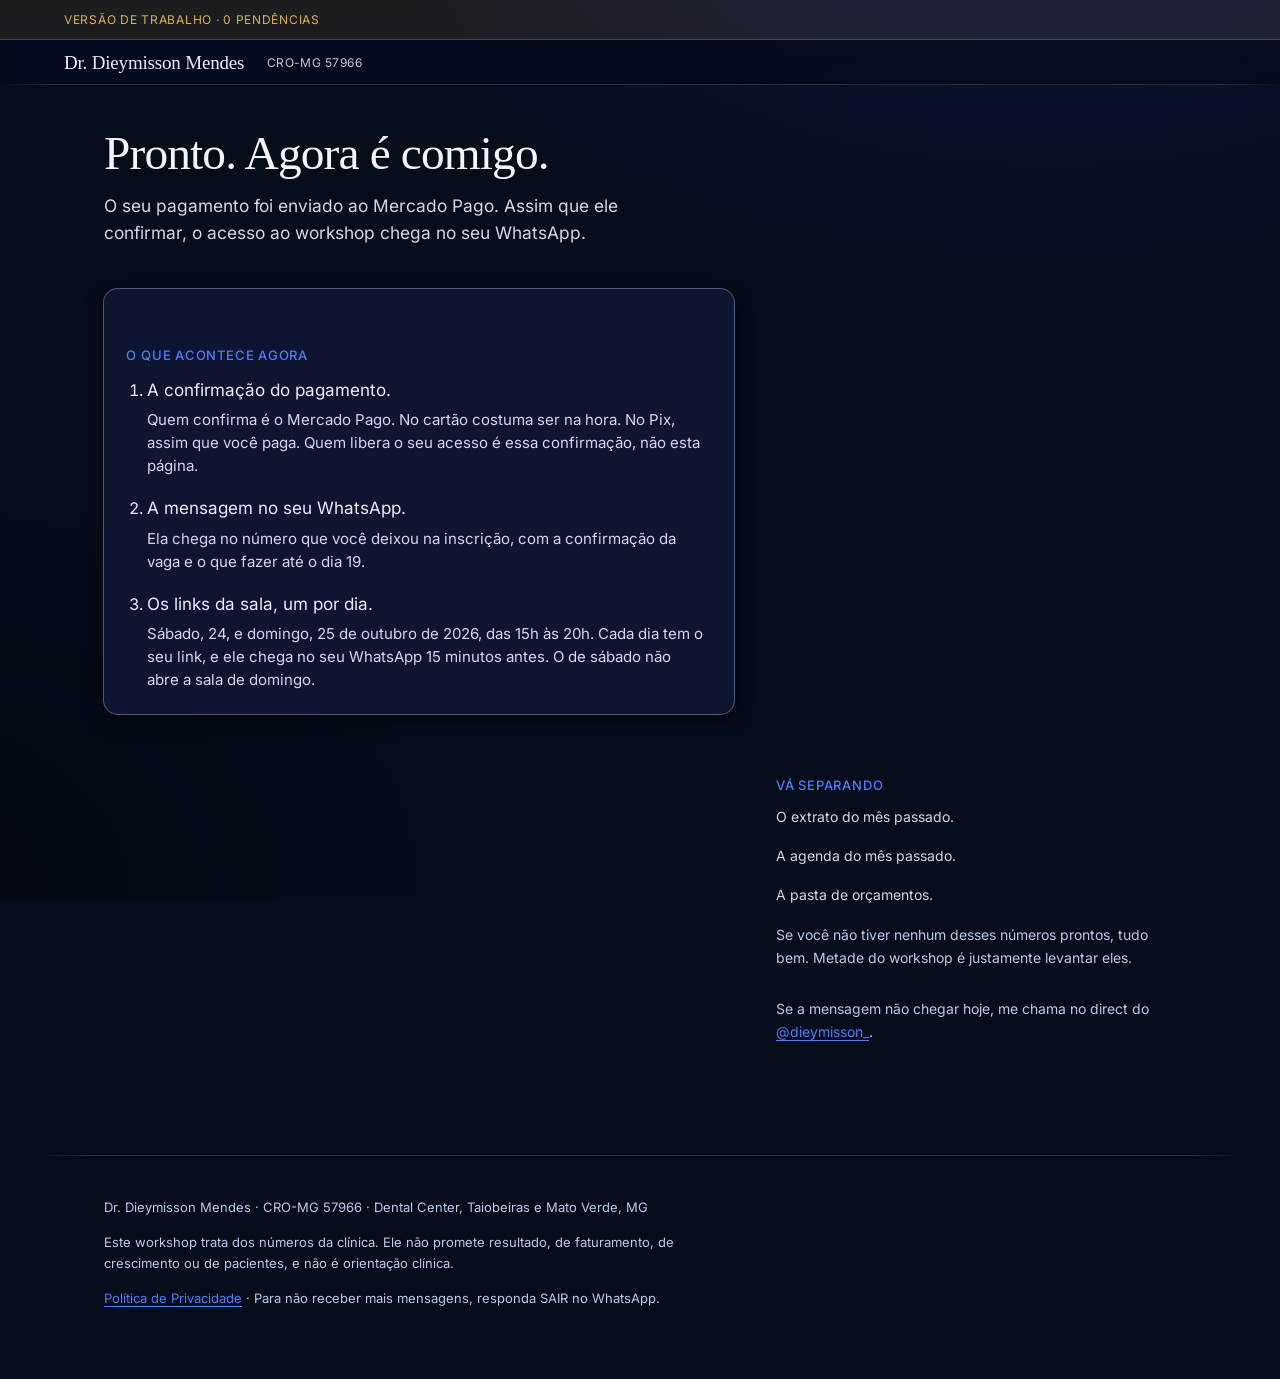
<file: obrigado.html>
<!doctype html>
<html lang="pt-BR">
<head>
<meta charset="utf-8">
<meta name="viewport" content="width=device-width, initial-scale=1">
<title>Pagamento enviado · Workshop 24 e 25/10</title>
<meta name="robots" content="noindex,nofollow">
<meta name="referrer" content="same-origin">
<meta name="theme-color" content="#161826"><!-- = --color-bg do Nocturne; meta não aceita var() -->
<link rel="icon" href="assets/favicon.svg" type="image/svg+xml">
<link rel="stylesheet" href="assets/inter.css">
<link rel="stylesheet" href="nocturne/styles.css">
<link rel="stylesheet" href="assets/estilo.css">
<link rel="stylesheet" href="assets/checkout.css">
<!-- ⛔ Esta página NÃO tem JavaScript, e é de propósito.
     O `p=` da URL é enfeite e pode ser digitado por qualquer um. Quem libera o
     acesso é o aviso do Mercado Pago que chega no funil, nunca esta tela. Então
     aqui não existe nada que dependa de acreditar na URL: nem "aprovado", nem
     número de pagamento na tela, nem liberação de link. -->
<script src="assets/faixa.js" defer></script>
</head>
<body class="checkout">

<a class="pular" href="#conteudo">Pular para o conteúdo</a>

<div class="faixa" role="note">VERSÃO DE TRABALHO · <span id="n-pendencias">0</span> <span id="n-pendencias-palavra">pendências</span></div>

<header class="cabecalho">
  <nav class="nav" aria-label="Identificação">
    <span class="nav-brand">Dr. Dieymisson Mendes</span>
    <span class="nav-cro">CRO-MG 57966</span>
  </nav>
</header>

<main id="conteudo" class="secao pagar">
  <div class="wrap">

    <h1 class="titulo" id="h-obrigado">Pronto. Agora é comigo.</h1>
    <p class="lead">O seu pagamento foi enviado ao Mercado Pago. Assim que ele confirmar, o acesso ao workshop chega no seu WhatsApp.</p>

    <div class="obrigado-grade">
      <section class="passos" aria-labelledby="h-passos">
        <h2 class="resumo-sub" id="h-passos">O que acontece agora</h2>
        <ol class="passos-lista">
          <li>
            <p class="passo-t">A confirmação do pagamento.</p>
            <p class="passo-b">Quem confirma é o Mercado Pago. No cartão costuma ser na hora. No Pix, assim que você paga. Quem libera o seu acesso é essa confirmação, não esta página.</p>
          </li>
          <li>
            <p class="passo-t">A mensagem no seu WhatsApp.</p>
            <p class="passo-b">Ela chega no número que você deixou na inscrição, com a confirmação da vaga e o que fazer até o dia 19.</p>
          </li>
          <li>
            <p class="passo-t">Os links da sala, um por dia.</p>
            <p class="passo-b">Sábado, 24, e domingo, 25 de outubro de 2026, das 15h às 20h. Cada dia tem o seu link, e ele chega no seu WhatsApp 15 minutos antes. O de sábado não abre a sala de domingo.</p>
          </li>
        </ol>
      </section>

      <aside class="selos" aria-labelledby="h-perto">
        <h2 class="resumo-sub" id="h-perto">Vá separando</h2>
        <ul class="selos-lista selos-lista--simples">
          <li><p>O extrato do mês passado.</p></li>
          <li><p>A agenda do mês passado.</p></li>
          <li><p>A pasta de orçamentos.</p></li>
        </ul>
        <p class="miudo">Se você não tiver nenhum desses números prontos, tudo bem. Metade do workshop é justamente levantar eles.</p>
        <p class="miudo">Se a mensagem não chegar hoje, me chama no direct do <a href="https://www.instagram.com/dieymisson_/" target="_blank" rel="noopener">@dieymisson_</a>.</p>
      </aside>
    </div>

  </div>
</main>

<footer class="rodape">
  <div class="wrap">
    <p>Dr. Dieymisson Mendes · CRO-MG 57966 · Dental Center, Taiobeiras e Mato Verde, MG</p>
    <p>Este workshop trata dos números da clínica. Ele não promete resultado, de faturamento, de crescimento ou de pacientes, e não é orientação clínica.</p>
    <p><a href="privacidade.html">Política de Privacidade</a> · Para não receber mais mensagens, responda SAIR no WhatsApp.</p>
  </div>
</footer>

</body>
</html>
</file>
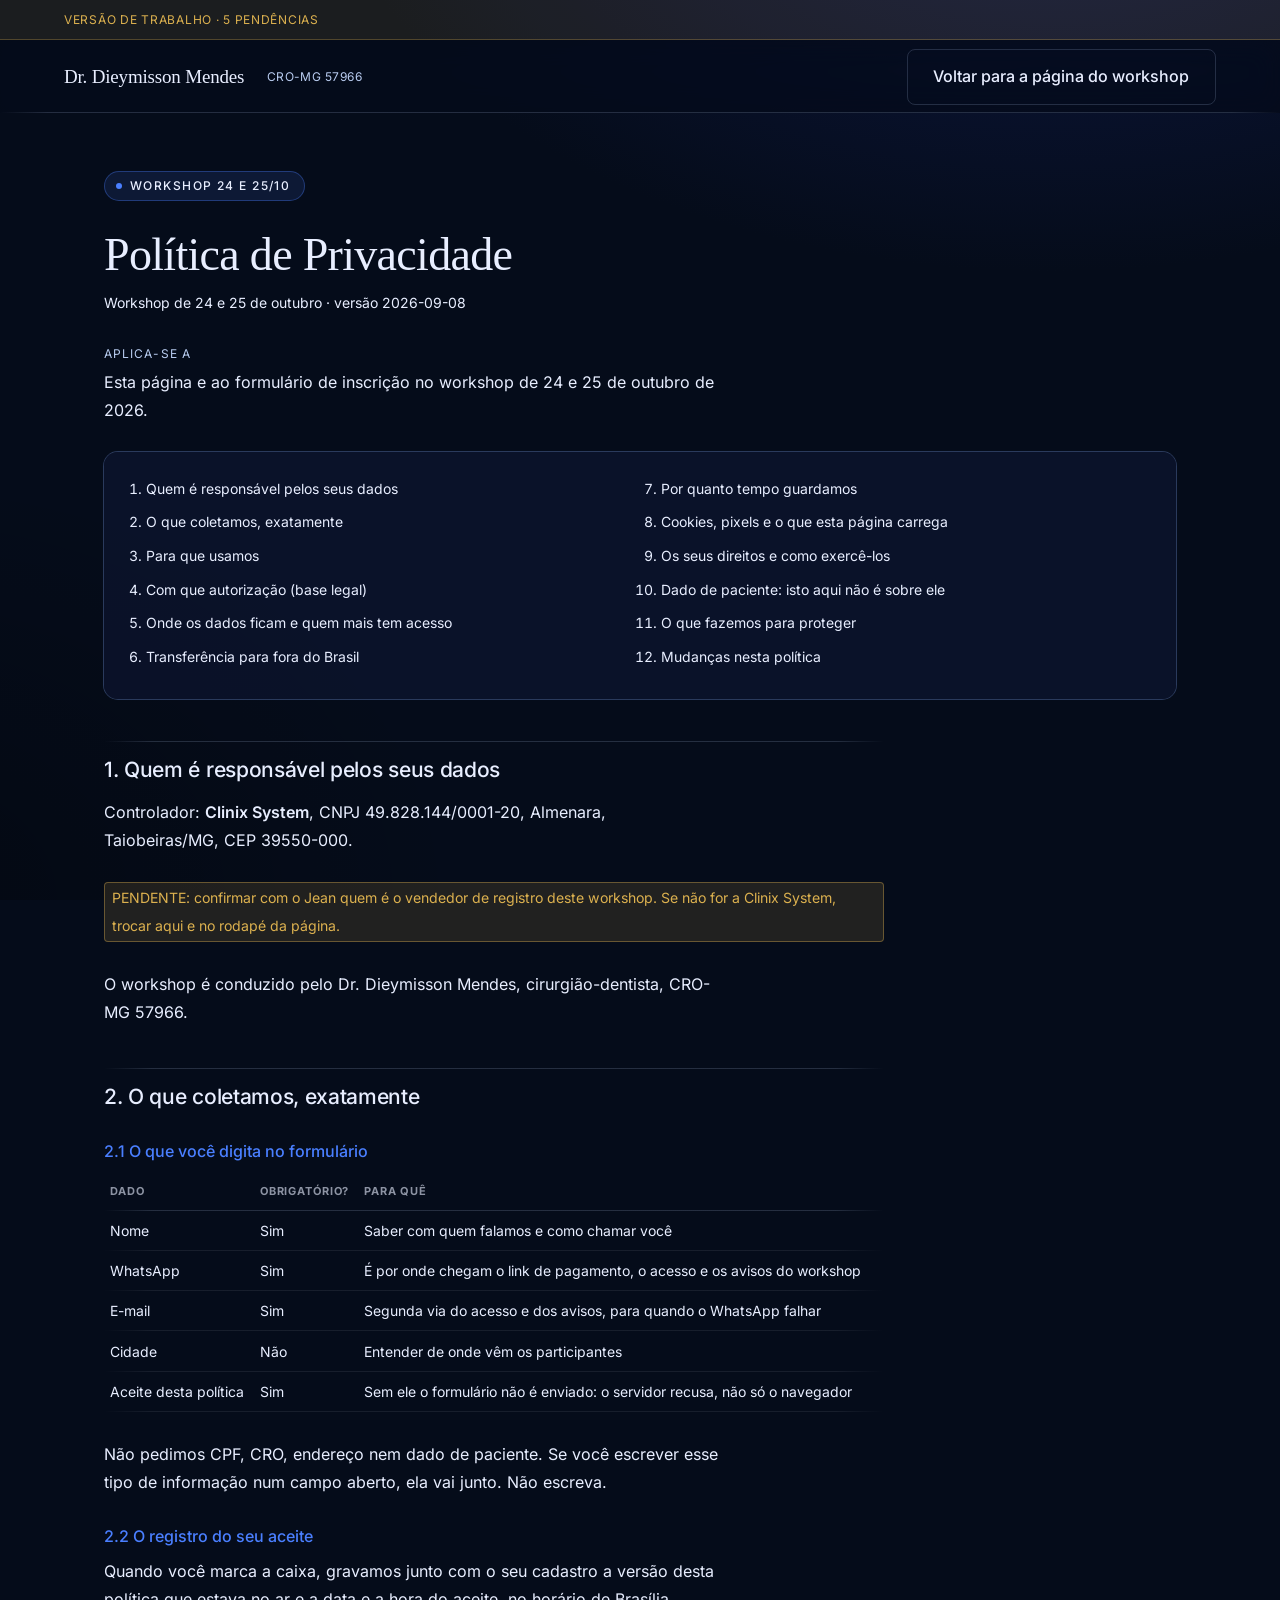
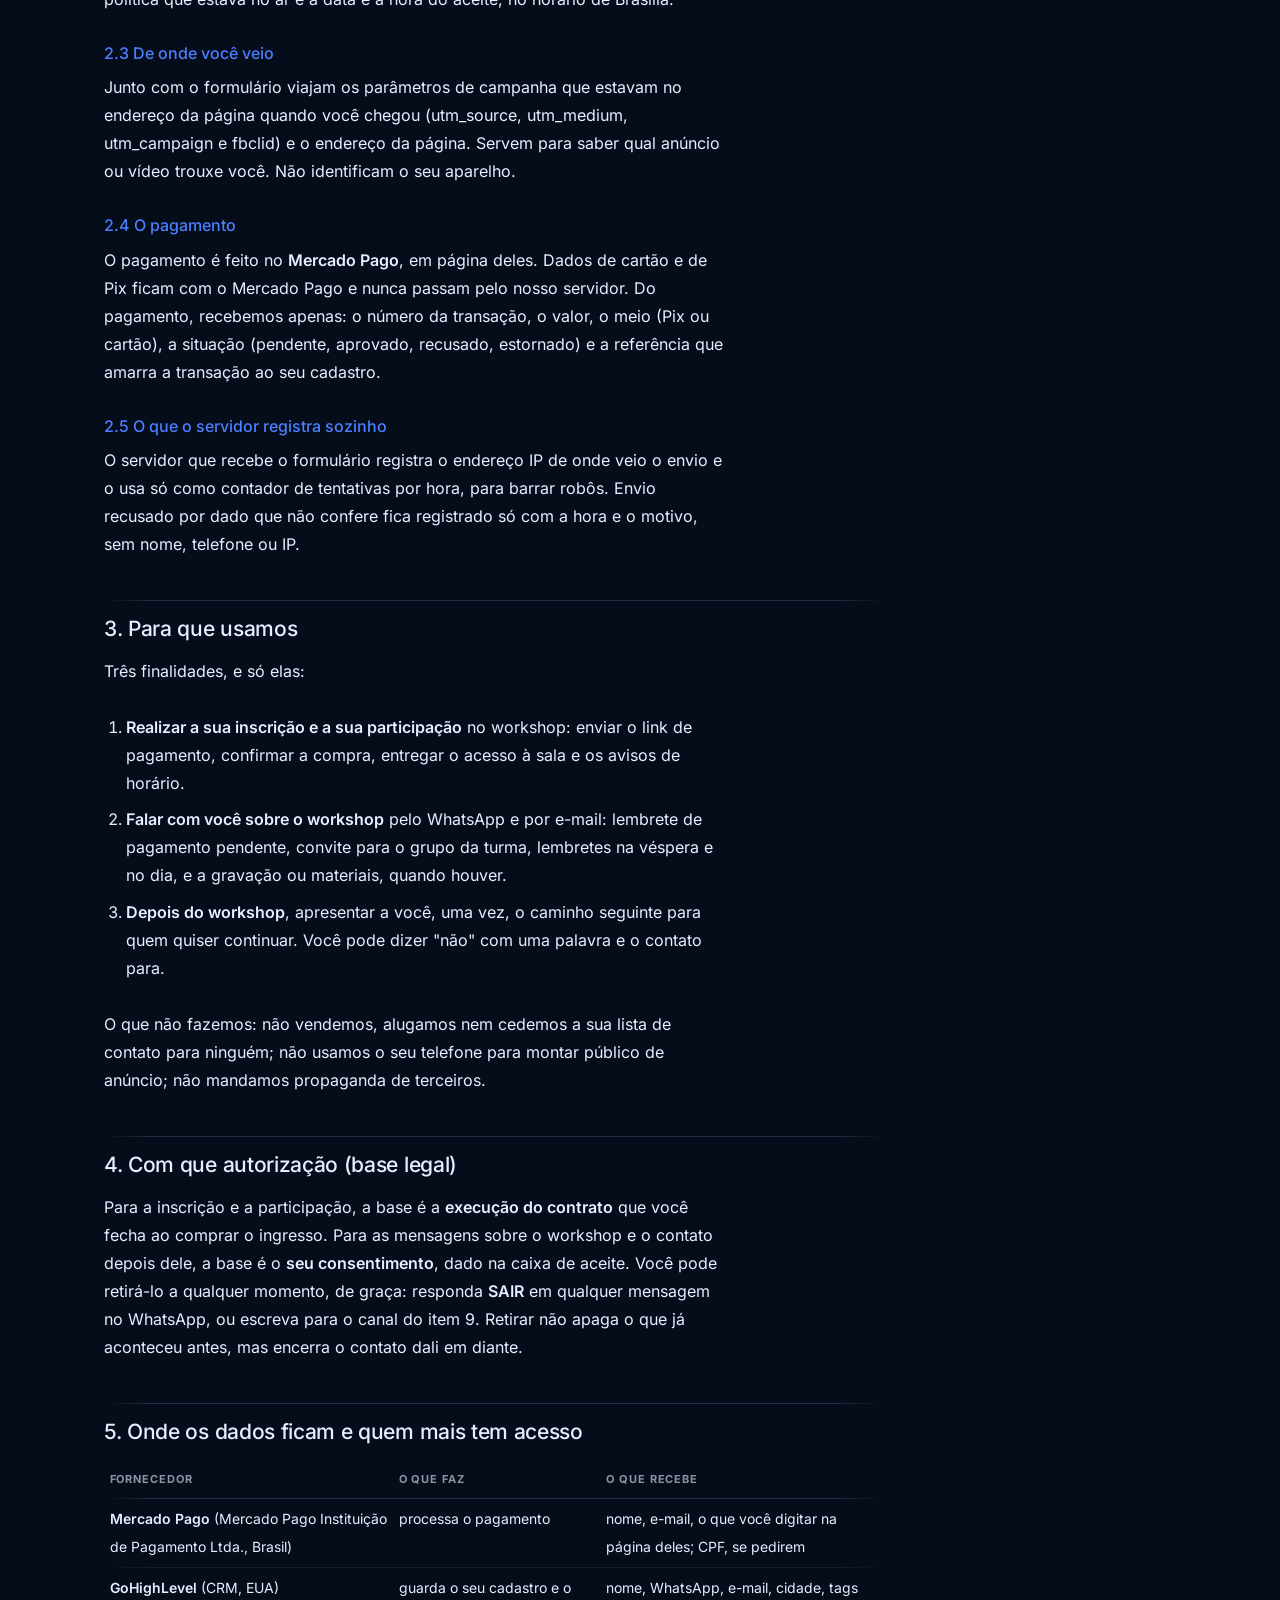
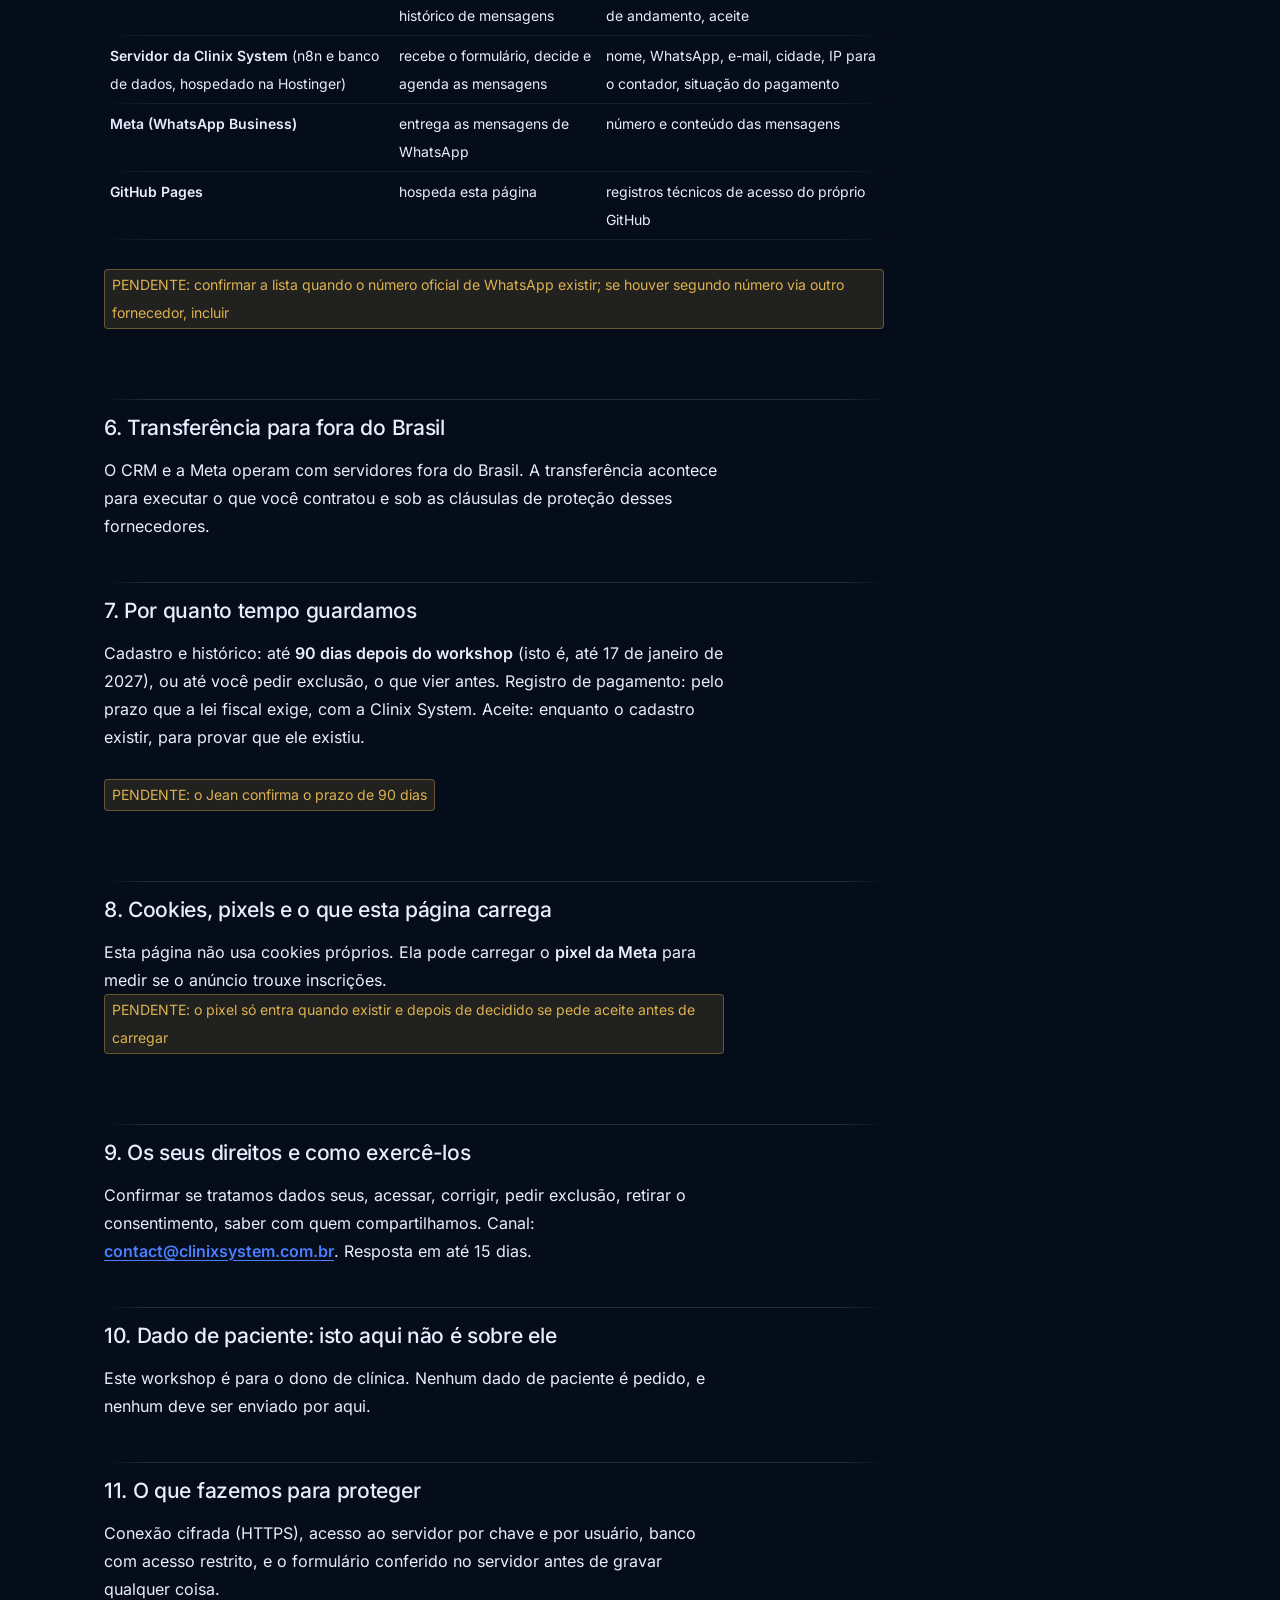
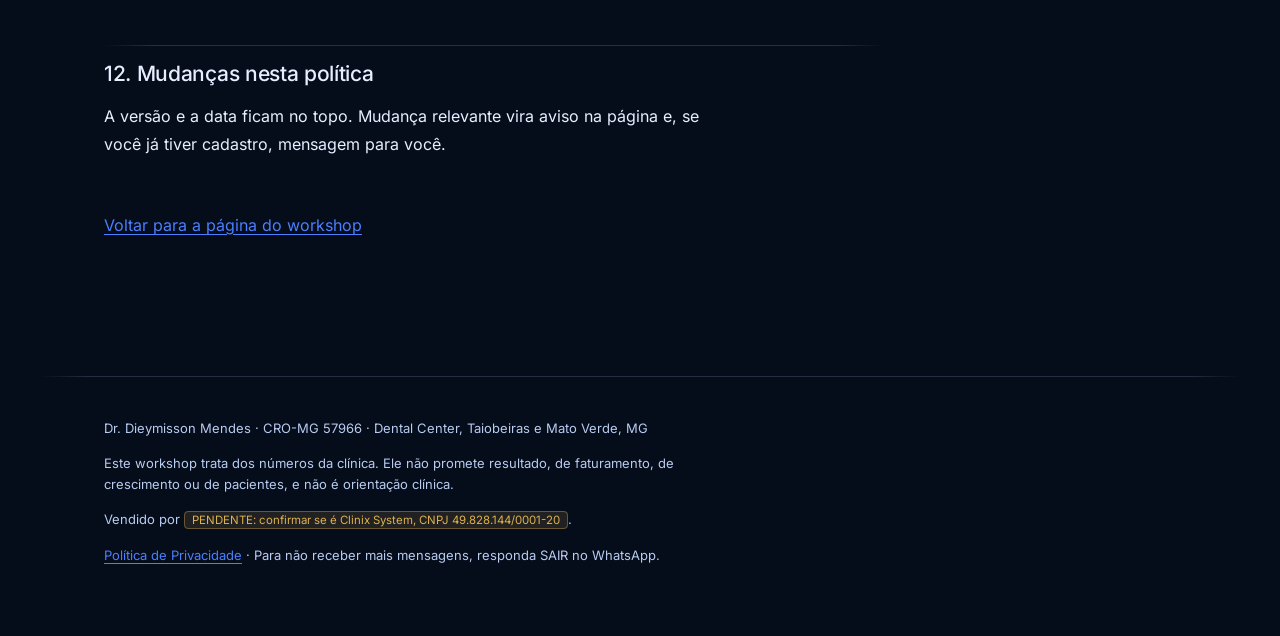
<file: privacidade.html>
<!doctype html>
<html lang="pt-BR">
<head>
<meta charset="utf-8">
<meta name="viewport" content="width=device-width, initial-scale=1">
<title>Política de Privacidade · Workshop 24 e 25/10 · R$ 97 · a conta que a sua clínica não faz</title>
<meta name="description" content="Política de privacidade da página e do formulário de inscrição no workshop de 24 e 25 de outubro de 2026.">
<meta name="robots" content="noindex,nofollow">
<meta property="og:type" content="website">
<meta property="og:locale" content="pt_BR">
<meta property="og:title" content="Política de Privacidade · Workshop 24 e 25/10 · R$ 97 · a conta que a sua clínica não faz">
<meta name="theme-color" content="#161826"><!-- = --color-bg do Nocturne; meta não aceita var() -->
<link rel="icon" href="assets/favicon.svg" type="image/svg+xml">
<!-- Inter hospedada por nós; nenhuma requisição de terceiro sai desta página. -->
<link rel="stylesheet" href="assets/inter.css">
<link rel="stylesheet" href="nocturne/styles.css">
<link rel="stylesheet" href="assets/estilo.css">
<script src="assets/faixa.js" defer></script>
</head>
<body>

<a class="pular" href="#conteudo">Pular para o conteúdo</a>

<div class="faixa" role="note">VERSÃO DE TRABALHO · <span id="n-pendencias">0</span> <span id="n-pendencias-palavra">pendências</span></div>

<header class="cabecalho">
  <nav class="nav" aria-label="Identificação">
    <span class="nav-brand">Dr. Dieymisson Mendes</span>
    <span class="nav-cro">CRO-MG 57966</span>
    <a class="btn btn-secondary cta" href="index.html">Voltar para a página do workshop</a>
  </nav>
</header>

<main id="conteudo" class="politica">
  <div class="wrap">
    <p class="kicker">Workshop 24 e 25/10</p>
    <h1>Política de Privacidade</h1>
    <p class="versao">Workshop de 24 e 25 de outubro · versão 2026-09-08</p>

    <p class="aplica"><span class="rotulo">Aplica-se a</span>Esta página e ao formulário de inscrição no workshop de 24 e 25 de outubro de 2026.</p>

    <nav class="indice" aria-label="Índice desta política">
      <ol>
        <li><a href="#s1">Quem é responsável pelos seus dados</a></li>
        <li><a href="#s2">O que coletamos, exatamente</a></li>
        <li><a href="#s3">Para que usamos</a></li>
        <li><a href="#s4">Com que autorização (base legal)</a></li>
        <li><a href="#s5">Onde os dados ficam e quem mais tem acesso</a></li>
        <li><a href="#s6">Transferência para fora do Brasil</a></li>
        <li><a href="#s7">Por quanto tempo guardamos</a></li>
        <li><a href="#s8">Cookies, pixels e o que esta página carrega</a></li>
        <li><a href="#s9">Os seus direitos e como exercê-los</a></li>
        <li><a href="#s10">Dado de paciente: isto aqui não é sobre ele</a></li>
        <li><a href="#s11">O que fazemos para proteger</a></li>
        <li><a href="#s12">Mudanças nesta política</a></li>
      </ol>
    </nav>

    <section id="s1" aria-labelledby="h-s1">
      <h2 id="h-s1">1. Quem é responsável pelos seus dados</h2>
      <p>Controlador: <strong>Clinix System</strong>, CNPJ 49.828.144/0001-20, Almenara, Taiobeiras/MG, CEP 39550-000.</p>
      <mark class="pendente">PENDENTE: confirmar com o Jean quem é o vendedor de registro deste workshop. Se não for a Clinix System, trocar aqui e no rodapé da página.</mark>
      <p>O workshop é conduzido pelo Dr. Dieymisson Mendes, cirurgião-dentista, CRO-MG 57966.</p>
    </section>

    <section id="s2" aria-labelledby="h-s2">
      <h2 id="h-s2">2. O que coletamos, exatamente</h2>
      <h3>2.1 O que você digita no formulário</h3>
      <table class="table">
        <thead>
          <tr><th scope="col">Dado</th><th scope="col">Obrigatório?</th><th scope="col">Para quê</th></tr>
        </thead>
        <tbody>
          <tr><td data-label="Dado">Nome</td><td data-label="Obrigatório?">Sim</td><td data-label="Para quê">Saber com quem falamos e como chamar você</td></tr>
          <tr><td data-label="Dado">WhatsApp</td><td data-label="Obrigatório?">Sim</td><td data-label="Para quê">É por onde chegam o link de pagamento, o acesso e os avisos do workshop</td></tr>
          <tr><td data-label="Dado">E-mail</td><td data-label="Obrigatório?">Sim</td><td data-label="Para quê">Segunda via do acesso e dos avisos, para quando o WhatsApp falhar</td></tr>
          <tr><td data-label="Dado">Cidade</td><td data-label="Obrigatório?">Não</td><td data-label="Para quê">Entender de onde vêm os participantes</td></tr>
          <tr><td data-label="Dado">Aceite desta política</td><td data-label="Obrigatório?">Sim</td><td data-label="Para quê">Sem ele o formulário não é enviado: o servidor recusa, não só o navegador</td></tr>
        </tbody>
      </table>
      <p>Não pedimos CPF, CRO, endereço nem dado de paciente. Se você escrever esse tipo de informação num campo aberto, ela vai junto. Não escreva.</p>

      <h3>2.2 O registro do seu aceite</h3>
      <p>Quando você marca a caixa, gravamos junto com o seu cadastro a versão desta política que estava no ar e a data e a hora do aceite, no horário de Brasília.</p>

      <h3>2.3 De onde você veio</h3>
      <p>Junto com o formulário viajam os parâmetros de campanha que estavam no endereço da página quando você chegou (utm_source, utm_medium, utm_campaign e fbclid) e o endereço da página. Servem para saber qual anúncio ou vídeo trouxe você. Não identificam o seu aparelho.</p>

      <h3>2.4 O pagamento</h3>
      <p>O pagamento é feito no <strong>Mercado Pago</strong>, em página deles. Dados de cartão e de Pix ficam com o Mercado Pago e nunca passam pelo nosso servidor. Do pagamento, recebemos apenas: o número da transação, o valor, o meio (Pix ou cartão), a situação (pendente, aprovado, recusado, estornado) e a referência que amarra a transação ao seu cadastro.</p>

      <h3>2.5 O que o servidor registra sozinho</h3>
      <p>O servidor que recebe o formulário registra o endereço IP de onde veio o envio e o usa só como contador de tentativas por hora, para barrar robôs. Envio recusado por dado que não confere fica registrado só com a hora e o motivo, sem nome, telefone ou IP.</p>
    </section>

    <section id="s3" aria-labelledby="h-s3">
      <h2 id="h-s3">3. Para que usamos</h2>
      <p>Três finalidades, e só elas:</p>
      <ol>
        <li><strong>Realizar a sua inscrição e a sua participação</strong> no workshop: enviar o link de pagamento, confirmar a compra, entregar o acesso à sala e os avisos de horário.</li>
        <li><strong>Falar com você sobre o workshop</strong> pelo WhatsApp e por e-mail: lembrete de pagamento pendente, convite para o grupo da turma, lembretes na véspera e no dia, e a gravação ou materiais, quando houver.</li>
        <li><strong>Depois do workshop</strong>, apresentar a você, uma vez, o caminho seguinte para quem quiser continuar. Você pode dizer "não" com uma palavra e o contato para.</li>
      </ol>
      <p>O que não fazemos: não vendemos, alugamos nem cedemos a sua lista de contato para ninguém; não usamos o seu telefone para montar público de anúncio; não mandamos propaganda de terceiros.</p>
    </section>

    <section id="s4" aria-labelledby="h-s4">
      <h2 id="h-s4">4. Com que autorização (base legal)</h2>
      <p>Para a inscrição e a participação, a base é a <strong>execução do contrato</strong> que você fecha ao comprar o ingresso. Para as mensagens sobre o workshop e o contato depois dele, a base é o <strong>seu consentimento</strong>, dado na caixa de aceite. Você pode retirá-lo a qualquer momento, de graça: responda <strong>SAIR</strong> em qualquer mensagem no WhatsApp, ou escreva para o canal do item 9. Retirar não apaga o que já aconteceu antes, mas encerra o contato dali em diante.</p>
    </section>

    <section id="s5" aria-labelledby="h-s5">
      <h2 id="h-s5">5. Onde os dados ficam e quem mais tem acesso</h2>
      <table class="table">
        <thead>
          <tr><th scope="col">Fornecedor</th><th scope="col">O que faz</th><th scope="col">O que recebe</th></tr>
        </thead>
        <tbody>
          <tr><td data-label="Fornecedor"><strong>Mercado Pago</strong> (Mercado Pago Instituição de Pagamento Ltda., Brasil)</td><td data-label="O que faz">processa o pagamento</td><td data-label="O que recebe">nome, e-mail, o que você digitar na página deles; CPF, se pedirem</td></tr>
          <tr><td data-label="Fornecedor"><strong>GoHighLevel</strong> (CRM, EUA)</td><td data-label="O que faz">guarda o seu cadastro e o histórico de mensagens</td><td data-label="O que recebe">nome, WhatsApp, e-mail, cidade, tags de andamento, aceite</td></tr>
          <tr><td data-label="Fornecedor"><strong>Servidor da Clinix System</strong> (n8n e banco de dados, hospedado na Hostinger)</td><td data-label="O que faz">recebe o formulário, decide e agenda as mensagens</td><td data-label="O que recebe">nome, WhatsApp, e-mail, cidade, IP para o contador, situação do pagamento</td></tr>
          <tr><td data-label="Fornecedor"><strong>Meta (WhatsApp Business)</strong></td><td data-label="O que faz">entrega as mensagens de WhatsApp</td><td data-label="O que recebe">número e conteúdo das mensagens</td></tr>
          <tr><td data-label="Fornecedor"><strong>GitHub Pages</strong></td><td data-label="O que faz">hospeda esta página</td><td data-label="O que recebe">registros técnicos de acesso do próprio GitHub</td></tr>
        </tbody>
      </table>
      <mark class="pendente">PENDENTE: confirmar a lista quando o número oficial de WhatsApp existir; se houver segundo número via outro fornecedor, incluir</mark>
    </section>

    <section id="s6" aria-labelledby="h-s6">
      <h2 id="h-s6">6. Transferência para fora do Brasil</h2>
      <p>O CRM e a Meta operam com servidores fora do Brasil. A transferência acontece para executar o que você contratou e sob as cláusulas de proteção desses fornecedores.</p>
    </section>

    <section id="s7" aria-labelledby="h-s7">
      <h2 id="h-s7">7. Por quanto tempo guardamos</h2>
      <p>Cadastro e histórico: até <strong>90 dias depois do workshop</strong> (isto é, até 17 de janeiro de 2027), ou até você pedir exclusão, o que vier antes. Registro de pagamento: pelo prazo que a lei fiscal exige, com a Clinix System. Aceite: enquanto o cadastro existir, para provar que ele existiu.</p>
      <mark class="pendente">PENDENTE: o Jean confirma o prazo de 90 dias</mark>
    </section>

    <section id="s8" aria-labelledby="h-s8">
      <h2 id="h-s8">8. Cookies, pixels e o que esta página carrega</h2>
      <p>Esta página não usa cookies próprios. Ela pode carregar o <strong>pixel da Meta</strong> para medir se o anúncio trouxe inscrições. <mark class="pendente">PENDENTE: o pixel só entra quando existir e depois de decidido se pede aceite antes de carregar</mark></p>
    </section>

    <section id="s9" aria-labelledby="h-s9">
      <h2 id="h-s9">9. Os seus direitos e como exercê-los</h2>
      <p>Confirmar se tratamos dados seus, acessar, corrigir, pedir exclusão, retirar o consentimento, saber com quem compartilhamos. Canal: <a href="mailto:contact@clinixsystem.com.br"><strong>contact@clinixsystem.com.br</strong></a>. Resposta em até 15 dias.</p>
    </section>

    <section id="s10" aria-labelledby="h-s10">
      <h2 id="h-s10">10. Dado de paciente: isto aqui não é sobre ele</h2>
      <p>Este workshop é para o dono de clínica. Nenhum dado de paciente é pedido, e nenhum deve ser enviado por aqui.</p>
    </section>

    <section id="s11" aria-labelledby="h-s11">
      <h2 id="h-s11">11. O que fazemos para proteger</h2>
      <p>Conexão cifrada (HTTPS), acesso ao servidor por chave e por usuário, banco com acesso restrito, e o formulário conferido no servidor antes de gravar qualquer coisa.</p>
    </section>

    <section id="s12" aria-labelledby="h-s12">
      <h2 id="h-s12">12. Mudanças nesta política</h2>
      <p>A versão e a data ficam no topo. Mudança relevante vira aviso na página e, se você já tiver cadastro, mensagem para você.</p>
    </section>

    <a class="voltar" href="index.html">Voltar para a página do workshop</a>
  </div>
</main>

<footer class="rodape">
  <div class="wrap">
    <p>Dr. Dieymisson Mendes · CRO-MG 57966 · Dental Center, Taiobeiras e Mato Verde, MG</p>
    <p>Este workshop trata dos números da clínica. Ele não promete resultado, de faturamento, de crescimento ou de pacientes, e não é orientação clínica.</p>
    <p>Vendido por <mark class="pendente">PENDENTE: confirmar se é Clinix System, CNPJ 49.828.144/0001-20</mark>.</p>
    <p><a href="privacidade.html">Política de Privacidade</a> · Para não receber mais mensagens, responda SAIR no WhatsApp.</p>
  </div>
</footer>

</body>
</html>
</file>
<file: assets/inter.css>
/* Inter, hospedada por nós. ⛔ Nunca voltar ao CDN do Google: a política de
   privacidade da página lista quem recebe dado do visitante, e o CDN receberia
   o IP de cada pessoa que abre a página. Baixado em 08/09/2026 de fonts.gstatic.com.
   Arquivo variável: o mesmo woff2 serve 400 a 700. */
@font-face {
  font-family: 'Inter';
  font-style: normal;
  font-weight: 400 700;
  font-display: swap;
  src: url('fontes/inter-latin.woff2') format('woff2');
  unicode-range: U+0000-00FF, U+0131, U+0152-0153, U+02BB-02BC, U+02C6, U+02DA, U+02DC, U+0304, U+0308, U+0329, U+2000-206F, U+20AC, U+2122, U+2191, U+2193, U+2212, U+2215, U+FEFF, U+FFFD;
}
@font-face {
  font-family: 'Inter';
  font-style: normal;
  font-weight: 400 700;
  font-display: swap;
  src: url('fontes/inter-latin-ext.woff2') format('woff2');
  unicode-range: U+0100-02BA, U+02BD-02C5, U+02C7-02CC, U+02CE-02D7, U+02DD-02FF, U+0304, U+0308, U+0329, U+1D00-1DBF, U+1E00-1E9F, U+1EF2-1EFF, U+2020, U+20A0-20AB, U+20AD-20C0, U+2113, U+2C60-2C7F, U+A720-A7FF;
}
</file>
<file: assets/newsreader.css>
/* Newsreader (Production Type), SIL Open Font License 1.1, a família de
   display da página. Hospedada por nós. ⛔ Nunca voltar ao CDN do Google: a
   política de privacidade lista quem recebe dado do visitante, e o CDN
   receberia o IP de cada pessoa que abre a página.

   Como o arquivo foi feito (08/09/2026), para dar para refazer:
     1. baixado o woff2 latin de fonts.gstatic.com (132 KB, variável em opsz+wght)
     2. `python3 -m fontTools.subset` para o latin básico + pontuação tipográfica
        (vezes, dividido, menos, ponto medio, aspas, reticencias). O resto do repertório não aparece na página
     3. `fontTools.varLib.instancer` fixando o eixo opsz em 40 (o tamanho óptico
        de título, que é o único uso da família aqui)
   Resultado: 53,8 KB, com o eixo wght 200..800 preservado.

   Uso: SÓ display (h1, títulos de seção, citações, marca do cabeçalho, sigla do
   retrato). Corpo, rótulo, número e interface continuam em Inter: dois papéis,
   duas famílias, nunca as duas na mesma função. */
@font-face {
  font-family: 'Newsreader';
  font-style: normal;
  font-weight: 200 800;
  font-display: swap;
  src: url('fontes/newsreader-latin.woff2') format('woff2');
  unicode-range: U+0000-00FF, U+0131, U+0152-0153, U+02BB-02BC, U+02C6, U+02DA, U+02DC, U+2000-206F, U+2122, U+2212, U+2215;
}
</file>
<file: nocturne/styles.css>
/* Nocturne — design-system tokens and component classes. This file is the source of truth for the system's look; retune it here and see readme.md. */
/* 🔑 CÓPIA DE LEITURA do projeto "Nocturne" no Claude Design (projectId
   992fe3f7-a744-401a-96fb-cfbde88579a4), baixada em 08/09/2026. A FONTE é o
   projeto remoto, não este arquivo. Uma única alteração local, declarada:
   o @import da fonte Inter do CDN do Google foi REMOVIDO e a família passou a
   ser servida de assets/ — a política de privacidade da página lista quem
   recebe dado do visitante, e o CDN do Google receberia o IP dele. */

:root {
  --color-bg: #161826;
  --color-surface: #232532;
  --color-text: #e9e9ed;
  --color-accent: #9184d9; /* review round 7 (Barron): the accent moves to
     the product's blurple — OKLCH hue 289.2, the hue of the app's own Pro
     accent (#9a8fe0, --om-accent-pro) — at the same lightness the steel
     accent held (L 0.660, so the documented ratios survive) and chroma
     in the product blurple's own range (its token sits at C 0.118; the
     accent takes 0.125, from the old steel's 0.030):
     the accent now reads as an accent rather than another neutral. */
  --color-accent-2: #a7a1db; /* the machine-derived stand-in follows: same
     hue, same L 0.734, chroma at the same 2:3 proportion it held */
  --color-divider: color-mix(in srgb, #e9e9ed 16%, transparent);

  /* Tonal ramps — generated in OKLCH on one shared lightness scale, so the
     same step of any role matches the others in visual value. */
  --color-neutral-100: #f3f5fe;
  --color-neutral-200: #e4e7f5;
  --color-neutral-300: #cfd3e5;
  --color-neutral-400: #b2b6ca;
  --color-neutral-500: #9397ab;
  --color-neutral-600: #75798c;
  --color-neutral-700: #595d6c;
  --color-neutral-800: #3f424d;
  --color-neutral-900: #292b31;

  --color-accent-100: #f5f4ff;
  --color-accent-200: #e7e5fe;
  --color-accent-300: #d2cefd;
  --color-accent-400: #b5abfc;
  --color-accent-500: #968ae0;
  --color-accent-600: #796cbf;
  --color-accent-700: #5d5294;
  --color-accent-800: #423a6a;
  --color-accent-900: #2b2741;

  --color-accent-2-100: #f5f4ff;
  --color-accent-2-200: #e7e5fe;
  --color-accent-2-300: #d2cefd;
  --color-accent-2-400: #b5afe8;
  --color-accent-2-500: #9690c9;
  --color-accent-2-600: #7972a9;
  --color-accent-2-700: #5c5783;
  --color-accent-2-800: #423e5d;
  --color-accent-2-900: #2b293a;

  /* Deck section-divider ground — review round 3: saturation as presence.
     Dividers take a saturated deep indigo (hue 277, the neutral ramp's own
     family; C 0.094 — written when the accent held C 0.030, before the
     round-7 blurple raised it past the ground's) with a lighter bloom and
     a ghost tint of the same hue, while the slide grounds stay
     desaturated. Deck-scale fills only — not interface colors. */
  --color-section: #262a60;
  --color-section-glow: #353b80;
  --color-section-ghost: #4c5397;

  --font-heading: "Inter", system-ui, sans-serif;
  --font-heading-weight: 500;
  --font-body: "Inter", system-ui, sans-serif;

  --space-1: 2.8px;
  --space-2: 5.6px;
  --space-3: 8.4px;
  --space-4: 11.2px;
  --space-6: 16.8px;
  --space-8: 22.4px;

  --radius-sm: 4px;
  --radius-md: 8px;
  --radius-lg: 14px;

  /* Elevation — derived from the ground: soft ink-tinted shadows on a
     light theme, a hairline edge + ambient darkness on a dark one. */
  --shadow-sm: 0 0 0 1px #3f424d;
  --shadow-md: 0 0 0 1px #595d6c, 0 6px 18px rgba(0,0,0,0.55);
  --shadow-lg: 0 0 0 1px #9397ab, 0 16px 40px rgba(0,0,0,0.65);
}

body {
  background: var(--color-bg);
  color: var(--color-text);
  font-family: var(--font-body);
}
h1, h2, h3, h4 { font-family: var(--font-heading); font-weight: var(--font-heading-weight); }

.lighten{mix-blend-mode:lighten;background-color:transparent}

/* ══════════════════════════════════════════════════════════════════════════
   Components — built with the tokens above. Plain CSS
   on plain HTML: no JavaScript, no build step. Each class is documented in
   readme.md and demonstrated in foundations/ and components/.
   ══════════════════════════════════════════════════════════════════════ */

*, *::before, *::after { box-sizing: border-box; }
body { margin: 0; font-size: 15px; line-height: 1.55; font-weight: 400; }
h1, h2, h3, h4, h5, h6 {
  font-family: var(--font-heading); font-weight: var(--font-heading-weight);
  line-height: 1.12; letter-spacing: -0.015em; margin: 0 0 var(--space-2);
}
h1 { font-size: 42px; }
h2 { font-size: 32px; }
h3 { font-size: 25px; }
h4 { font-size: 20px; }
h5 { font-size: 16px; }
h6 { font-size: 13px; }
h6 { letter-spacing: 0.08em; text-transform: uppercase; }
p { margin: 0 0 var(--space-3); }
a { color: var(--color-accent); text-underline-offset: 3px; }
img { display: block; max-width: 100%; }
figure { margin: 0; }
figcaption {
  font-size: 11px; margin-top: var(--space-1);
  color: color-mix(in srgb, var(--color-text) 55%, transparent);
}
.text-muted { color: color-mix(in srgb, var(--color-text) 55%, transparent); }
:focus { outline: none; }
:focus-visible { outline: 2px solid var(--color-accent); outline-offset: 2px; }
::selection { background: color-mix(in srgb, var(--color-accent) 30%, transparent); }

/* — rules — */
/* Rules fade to transparent at both ends instead of stopping cleanly — a
   Nocturne signature. The ramp is 48px an end (one deck baseline unit),
   painted from the same divider token. Freestanding rules fade; box
   outlines, in-control separators, and short accent marks stay solid. */
.hr {
  height: 1px; border: 0; margin: var(--space-4) 0;
  background: linear-gradient(to right,
    transparent, var(--color-divider) 48px,
    var(--color-divider) calc(100% - 48px), transparent);
}

/* — buttons — */
.btn {
  display: inline-flex; align-items: center; justify-content: center; gap: 6px;
  cursor: pointer; text-decoration: none;
  font-family: var(--font-heading); font-weight: var(--font-heading-weight);
  font-size: 14px; line-height: 1.2; color: var(--color-text); /* matches the .input's 14px —
     the pair sits side by side in sign-up rows */
  background: transparent; border: 1px solid transparent;
  padding: var(--space-2) calc(var(--space-3) * 1.2);
  border-radius: var(--radius-md);
}
.btn svg { display: block; }
.btn:disabled { opacity: 0.45; cursor: not-allowed; }
.btn-primary { color: var(--color-accent); border-color: var(--color-accent); }
.btn-primary:hover { background: color-mix(in srgb, var(--color-accent) 12%, transparent); }
.btn-primary:active { background: color-mix(in srgb, var(--color-accent) 22%, transparent); }
.btn-secondary { border-color: var(--color-divider); }
.btn-secondary:hover { background: color-mix(in srgb, var(--color-text) 7%, transparent); }
.btn-secondary:active { background: color-mix(in srgb, var(--color-text) 14%, transparent); }
.btn-ghost { color: var(--color-accent); padding-inline: var(--space-1); }
.btn-ghost:hover { background: color-mix(in srgb, var(--color-accent) 10%, transparent); }
.btn-ghost:active { background: color-mix(in srgb, var(--color-accent) 18%, transparent); }
.btn-icon { width: 36px; height: 36px; padding: 0; }
.btn-block { width: 100%; margin-top: var(--space-2); }

/* — forms — */
.field > label {
  display: block; font-size: 12px; margin-bottom: 5px;
  color: color-mix(in srgb, var(--color-text) 70%, transparent);
}
.input {
  width: 100%; min-height: 36px; padding: 6px 10px; font: inherit;
  font-size: 14px; color: var(--color-text); caret-color: var(--color-accent);
  background: var(--color-surface);
  border: 1px solid var(--color-divider); border-radius: var(--radius-md);
}
.input:hover { border-color: color-mix(in srgb, var(--color-text) 45%, transparent); }
.input:focus-visible { border-color: var(--color-accent); outline-offset: 0; }
textarea.input { min-height: 90px; resize: vertical; }
.radio { display: inline-flex; align-items: center; gap: 8px; cursor: pointer; font-size: 14px; }
.radio input, .seg-opt input {
  position: absolute; opacity: 0; width: 0; height: 0; pointer-events: none;
}
.radio .dot {
  width: 16px; height: 16px; flex: none; border-radius: 50%;
  border: 1.5px solid var(--color-divider);
}
.radio:hover .dot { border-color: var(--color-accent); }
.radio input:checked + .dot {
  border-color: var(--color-accent); background: var(--color-accent);
  box-shadow: inset 0 0 0 4px var(--color-bg);
}
.radio input:focus-visible + .dot { outline: 2px solid var(--color-accent); outline-offset: 2px; }
.seg {
  display: inline-flex; overflow: hidden;
  border: 1px solid var(--color-divider); border-radius: var(--radius-md);
}
.seg-opt {
  display: inline-flex; align-items: center; gap: 6px;
  padding: 7px 12px; font-size: 13px; cursor: pointer;
}
.seg-opt + .seg-opt { border-left: 1px solid var(--color-divider); }
.seg-opt:has(input:checked) { color: var(--color-accent); box-shadow: inset 0 0 0 1px var(--color-accent); }
.seg-opt:not(:has(input:checked)):hover { background: color-mix(in srgb, var(--color-text) 7%, transparent); }
.seg-opt:has(input:focus-visible) { outline: 2px solid var(--color-accent); outline-offset: -2px; }

/* — cards — */
.card {
  display: flex; flex-direction: column; gap: var(--space-2);
  padding: var(--space-3); border-radius: var(--radius-md); background: var(--color-surface);
}
.card-kicker { font-size: 10px; letter-spacing: 0.1em; text-transform: uppercase; color: var(--color-accent); }
.card-title {
  font-family: var(--font-heading); font-weight: var(--font-heading-weight);
  font-size: 17px; line-height: 1.2;
}
.card-body { margin: 0; font-size: 13px; opacity: 0.8; flex: 1; }
.card-meta {
  display: flex; align-items: center; gap: 6px; font-size: 11px;
  color: color-mix(in srgb, var(--color-text) 50%, transparent);
}
.elev-sm { box-shadow: var(--shadow-sm); }
.elev-md { box-shadow: var(--shadow-md); }
.elev-lg { box-shadow: var(--shadow-lg); }

/* — tags — */
.tag {
  display: inline-flex; align-items: center; font-size: 11px;
  letter-spacing: 0.02em; padding: 3px 10px;
  border-radius: calc(var(--radius-md) * 0.75);
}
.tag-accent { background: var(--color-accent-800); color: var(--color-accent-100); }
.tag-accent-2 { background: var(--color-accent-2-800); color: var(--color-accent-2-100); }
.tag-neutral { background: var(--color-neutral-800); color: var(--color-neutral-100); }
.tag-outline { border: 1px solid var(--color-accent); color: var(--color-accent); }

/* — navigation — */
.nav {
  display: flex; align-items: center; gap: var(--space-4);
  padding: var(--space-3) var(--space-4);
  border-bottom: none;
}
.nav-brand {
  font-family: var(--font-heading); font-weight: var(--font-heading-weight);
  font-size: 18px; margin-right: auto;
}
.nav a { color: inherit; text-decoration: none; font-size: 14px; }
.nav a:hover, .nav a[aria-current='page'] { color: var(--color-accent); }

/* — tables — */
.table { width: 100%; border-collapse: collapse; font-size: 14px; }
.table th {
  text-align: left; font-size: 11px; letter-spacing: 0.08em; text-transform: uppercase;
  color: color-mix(in srgb, var(--color-text) 60%, transparent);
  padding: var(--space-2); border-bottom: 1px solid transparent; /* keeps layout; the row paints the fading rule */
}
.table td {
  padding: var(--space-2);
  border-bottom: 1px solid transparent;
}
/* Row rules as row-level strips so the end-fade spans the row, not each cell. */
.table thead tr {
  background: linear-gradient(to right,
    transparent, var(--color-divider) 48px,
    var(--color-divider) calc(100% - 48px), transparent) no-repeat bottom / 100% 1px;
}
.table tbody tr {
  background: linear-gradient(to right,
    transparent, color-mix(in srgb, var(--color-text) 8%, transparent) 48px,
    color-mix(in srgb, var(--color-text) 8%, transparent) calc(100% - 48px), transparent) no-repeat bottom / 100% 1px;
}
.table tbody tr:hover {
  /* the hover tint layers over the row rule, which keeps painting */
  background:
    linear-gradient(color-mix(in srgb, var(--color-text) 4%, transparent),
                    color-mix(in srgb, var(--color-text) 4%, transparent)) no-repeat 0 0 / 100% 100%,
    linear-gradient(to right,
      transparent, color-mix(in srgb, var(--color-text) 8%, transparent) 48px,
      color-mix(in srgb, var(--color-text) 8%, transparent) calc(100% - 48px), transparent) no-repeat bottom / 100% 1px;
}

/* — dialog — */
.dialog-backdrop {
  position: fixed; inset: 0; display: grid; place-items: center;
  padding: var(--space-4);
  background: color-mix(in srgb, var(--color-neutral-900) 50%, transparent);
}
.dialog {
  width: min(440px, 100%); display: flex; flex-direction: column; gap: var(--space-3);
  padding: var(--space-4); border-radius: var(--radius-lg);
  background: var(--color-surface); box-shadow: var(--shadow-lg);
}
.dialog-title {
  font-family: var(--font-heading); font-weight: var(--font-heading-weight);
  font-size: 20px;
}
.dialog-body { font-size: 14px; opacity: 0.85; }
.dialog-actions { display: flex; justify-content: flex-end; gap: var(--space-2); margin-top: var(--space-2); }
</file>
<file: assets/estilo.css>
/* ══════════════════════════════════════════════════════════════════════════
   PALETA CLINIX SYSTEM : decisão do Jean, 08/09/2026
   ............................................................................
   Ele pediu três vezes que a página usasse as cores da Clinix, e a terceira foi
   direta: "Só as cores que não são a nossa né Gael?". É decisão dele e está
   registrada aqui, com a ressalva que eu levantei e que ele decidiu contra:
   o cofre separa as duas frentes, e esta página vende o Dr. Dieymisson, não a
   Clinix System. Se um dia isso voltar à mesa, é este bloco que se apaga.

   Os valores vieram MEDIDOS do site no ar e do CLAUDE.md do repo `clinix-site`,
   não de memória. Contraste calculado antes de escrever: texto 16,86:1,
   secundário 12,04:1, azul 5,37:1 sobre o fundo e 4,94:1 sobre o cartão.
   ⛔ O único que não alcança AA para texto de corpo é o `--muted` sobre cartão
   (4,45:1): por isso ele fica só em rótulo pequeno em caixa alta e ícone.
   ══════════════════════════════════════════════════════════════════════════ */
:root {
  --color-bg: #050C1A;          /* --night   */
  --color-surface: #0D1530;     /* --card    */
  --color-text: #E8EEFF;        /* --soft    */
  --color-accent: #4A7FFF;      /* --bright  */
  --color-accent-2: #3D6FE8;    /* --glow    */
  --color-divider: color-mix(in srgb, #B8CCF0 18%, transparent);

  /* Rampa neutra puxada para o azul da marca, mantendo a escala de luminosidade
     do Nocturne (os componentes dele leem estes passos). */
  --color-neutral-100: #F4F6FF;
  --color-neutral-200: #E8EEFF;
  --color-neutral-300: #D1D9EE;
  --color-neutral-400: #B8CCF0;
  --color-neutral-500: #8FA3C8;
  --color-neutral-600: #6B7FA3;
  --color-neutral-700: #4A5C7E;
  --color-neutral-800: #2A3A5C;
  --color-neutral-900: #141E38;

  /* Rampa do azul da marca: do gelo ao royal. */
  --color-accent-100: #F0F5FF;
  --color-accent-200: #DCE8FF;
  --color-accent-300: #B8CCF0;
  --color-accent-400: #7FA6FF;
  --color-accent-500: #4A7FFF;
  --color-accent-600: #3D6FE8;
  --color-accent-700: #2A4DB5;
  --color-accent-800: #1A2E8A;
  --color-accent-900: #101C52;

  --color-accent-2-100: #F0F5FF;
  --color-accent-2-200: #DCE8FF;
  --color-accent-2-300: #B8CCF0;
  --color-accent-2-400: #7FA6FF;
  --color-accent-2-500: #3D6FE8;
  --color-accent-2-600: #2A4DB5;
  --color-accent-2-700: #1F3A8F;
  --color-accent-2-800: #16296B;
  --color-accent-2-900: #0E1B45;

  /* A faixa saturada (o único momento de cor cheia) vira o royal da marca. */
  --color-section: #1A2E8A;
  --color-section-glow: #2A4DB5;
  --color-section-ghost: #3D6FE8;

  /* Elevação recalibrada para o fundo mais escuro. */
  --shadow-sm: 0 0 0 1px #2A3A5C;
  --shadow-md: 0 0 0 1px #4A5C7E, 0 6px 18px rgba(0,0,0,0.6);
  --shadow-lg: 0 0 0 1px #6B7FA3, 0 16px 40px rgba(0,0,0,0.7);

  /* O vermelho do número ruim: 9,25:1 sobre o fundo novo, 8,51:1 sobre o cartão.
     Continua sendo tinta de número, nunca fundo. */
  --ruim: #fd968f;
}

/* ══════════════════════════════════════════════════════════════════════════
   Página de venda do Workshop · assets/estilo.css
   Carrega DEPOIS de nocturne/styles.css. O Nocturne é a fonte da verdade do
   visual: cor, fonte, espaço, raio e sombra saem SEMPRE das variáveis dele
   (--color-*, --font-*, --space-*, --radius-*, --shadow-*).
   ⛔ nocturne/styles.css é cópia de leitura do projeto remoto: não se edita.
   O que é nosso vive aqui, e está declarado no bloco "adições" abaixo.
   Contrato de comportamento: rascunho/estrutura.md §2 (formulário) e §5.

   ⚠️ Este arquivo também é carregado por checkout.html, obrigado.html e
   privacidade.html. Classe compartilhada não se renomeia: .wrap .secao .titulo
   .lead .miudo .btn .cta .faixa .cabecalho .nav .nav-brand .nav-cro .pendente
   .field .input .campo-erro .rodape .pular .politica.
   ══════════════════════════════════════════════════════════════════════════ */

:root {
  /* Ritmo do template de landing do Nocturne: uma unidade só. Toda
     entrelinha e toda margem de bloco é múltipla dela (meio-passo = 14px). */
  --leading: 28px;
  --meio: 14px;
  --edge: clamp(20px, 5vw, 72px);   /* goteira */
  --measure: 62ch;                  /* medida de leitura */
  --coluna: 1200px;                 /* teto da coluna de conteúdo */
  --coluna-larga: 1320px;           /* teto das grades de cartão */

  /* ─── ADIÇÕES NOSSAS AO SISTEMA (o Nocturne é monocromático e não tem
     nem vermelho nem amarelo). As duas foram derivadas na MESMA escala
     tonal do sistema, em OKLCH, para não parecerem cor de fora:
       L = 0.780  → a lightness exata de --color-accent-400 (#b5abfc)
       C = 0.125  → a chroma do --color-accent (0.124), a mesma "força"
       H = 25     → vermelho   ·   H = 85 → amarelo
     --ruim  #fd968f  contraste 8,33:1 sobre --color-bg (AA e AAA)
     --pend  #dcb14f  contraste 8,76:1 sobre --color-bg (AA e AAA)
     Uso permitido: --ruim SÓ como tinta dos números ruins da conta e das
     ilustrações de perda (marca, nunca fundo); --pend SÓ nas marcas de
     pendência da versão de trabalho, que somem quando a página for publicada. */
  --ruim: #fd968f;
  --pend: #dcb14f;

  /* ─── EVOLUÇÃO DO NOCTURNE (08/09/2026), declarada e justificada:
     1. --fundo-baixo: um chão MAIS ESCURO que --color-bg, para as seções de
        quebra. Não é cor nova: é o próprio --color-bg puxado para o preto.
        O Nocturne tem um só chão, e uma página de venda de 11 seções precisa
        de ritmo, senão vira o "tudo na mesma cadência" que o Jean apontou.
     2. --tinta-capacidade: o cinza do sistema (--color-neutral-600) como tinta
        da CAPACIDADE nas ilustrações. Também não é cor nova.
     A tríade de tinta das ilustrações, e ela é regra, não gosto:
        accent (#9184d9) = a conta que a gente faz
        --tinta-capacidade = o que a clínica TEM (capacidade, estrutura)
        --ruim = o que escorreu
     ⛔ Nenhuma outra cor entra numa ilustração. */
  --fundo-baixo: #0f101b;           /* = color-mix(--color-bg 78%, black) */
  --tinta-capacidade: #75798c;      /* = --color-neutral-600 */

  /* Família de display, hospedada por nós (assets/newsreader.css). */
  --font-display: "Newsreader", Georgia, "Times New Roman", serif;

  --raio-xl: 20px;                  /* cartões grandes; o Nocturne para em 14px */
}

/* ---------- 1. Fundo "aceso" e base ---------- */

html { scroll-padding-top: 96px; }
@media (prefers-reduced-motion: no-preference) { html { scroll-behavior: smooth; } }

body {
  font-size: 16px;
  line-height: var(--leading);
  min-height: 100%;
  background:
    radial-gradient(1200px 720px at 82% -160px,
      color-mix(in srgb, var(--color-accent-900) 75%, transparent), transparent 60%),
    radial-gradient(1100px 800px at -10% 100%,
      color-mix(in srgb, black 30%, transparent), transparent 55%),
    var(--color-bg);
  background-attachment: fixed;
  -webkit-font-smoothing: antialiased;
  overflow-x: clip;   /* rede do objeto 3D que sangra da coluna: nunca vira barra horizontal */
}

p { margin: 0 0 var(--leading); }
p:last-child { margin-bottom: 0; }
strong { font-weight: 600; }

/* ---------- 2. Grade ---------- */

.wrap {
  width: 100%;
  max-width: var(--coluna);
  margin-inline: auto;  /* 🔑 08/09: era `0 auto`, que é margem-esquerda ZERO e direita automática: empurrava a página inteira para a esquerda e deixava 680px mortos numa tela de 1920. O Jean viu antes de mim. */
  padding-inline: var(--edge);
}
.wrap--larga { max-width: var(--coluna-larga); }
.secao { position: relative; padding-block: calc(var(--leading) * 2.25); }
@media (min-width: 900px) { .secao { padding-block: calc(var(--leading) * 3.5); } }

/* Faixa de superfície (alternância de fundo), sangrando de borda a borda */
.secao--tinta {
  background: color-mix(in srgb, var(--color-surface) 60%, transparent);
  border-block: 1px solid var(--color-divider);
}
/* Chão baixo: a quebra de ritmo. Duas por página, no máximo. */
.secao--baixa {
  background: var(--fundo-baixo);
  border-block: 1px solid var(--color-divider);
}

/* Seção com cenário ao fundo. O véu escuro não é decoração: é o que garante o
   contraste do texto sobre a foto. Nada legível fica sobre pixel claro. */
.secao--cena { overflow: clip; }
.secao--cena > .wrap { position: relative; z-index: 1; }
.cena {
  position: absolute; inset: 0 0 auto 0; z-index: 0;
  width: 100%; height: 46%; min-height: 260px; max-height: 460px;
  object-fit: cover; object-position: 50% 45%;
  opacity: .30;
  -webkit-mask-image: linear-gradient(to bottom, #000 0%, #000 42%, transparent 100%);
  mask-image: linear-gradient(to bottom, #000 0%, #000 42%, transparent 100%);
  pointer-events: none;
}
.secao--cena::before {
  content: ""; position: absolute; inset: 0; z-index: 0; pointer-events: none;
  background: linear-gradient(to bottom,
    color-mix(in srgb, var(--color-bg) 74%, transparent) 0%,
    color-mix(in srgb, var(--color-bg) 60%, transparent) 45%,
    transparent 100%);
}

/* Cabeça de seção centralizada (o acabamento do site da Clinix). O BLOCO é
   centralizado; o parágrafo longo continua alinhado à esquerda, porque texto
   corrido centralizado é ilegível (typography-color.md). */
.cabeca { text-align: center; margin-bottom: calc(var(--leading) * 1.75); }
.cabeca .titulo, .cabeca .titulo--grande { margin-inline: auto; }
.cabeca .lead { margin-inline: auto; text-align: center; max-width: 56ch; }
.cabeca .kicker { justify-content: center; }

/* ---------- 3. Etiqueta de seção (.kicker), agora em pílula ---------- */

.kicker {
  display: inline-flex; align-items: center; gap: 8px;
  font-family: var(--font-body);
  font-size: 12px; line-height: 18px; font-weight: 500;
  letter-spacing: .12em; text-transform: uppercase;
  color: var(--color-accent-300);
  background: color-mix(in srgb, var(--color-accent) 12%, transparent);
  border: 1px solid color-mix(in srgb, var(--color-accent) 34%, transparent);
  border-radius: 999px;
  padding: 5px 14px 5px 11px;
  margin: 0 0 var(--leading);
}
.kicker::before {
  content: ""; width: 6px; height: 6px; flex: none;
  border-radius: 50%; background: var(--color-accent);
}

/* ---------- 4. Títulos ---------- */

.display, .titulo, .titulo--grande, .citacao, .form-titulo, .politica h1 {
  font-family: var(--font-display);
  font-weight: 500;
}
.display {
  font-size: clamp(37px, 5.9vw, 74px);
  line-height: 1.045;
  letter-spacing: -.021em;
  margin: 0 0 var(--leading);
  max-width: 15ch;
  color: var(--color-neutral-100);
}
.display .line { display: block; }
/* Palavra em cor dentro do título: é ESTILO, não copy nova. Nenhuma palavra
   entra, sai ou muda de lugar; a marcação só pinta o que já estava escrito. */
.grifo { font-style: normal; color: var(--color-accent-300); }

.titulo--grande { font-size: clamp(36px, 5.2vw, 66px); line-height: 1.06; letter-spacing: -.022em; max-width: 15ch; margin: 0 0 var(--leading); }
.titulo {
  font-size: clamp(30px, 3.7vw, 48px);
  line-height: 1.1; letter-spacing: -.018em;
  margin: 0 0 var(--leading);
  max-width: 21ch;
  color: var(--color-neutral-100);
}
.sub {
  font-family: var(--font-body); font-weight: 500;
  font-size: clamp(18px, 1.5vw, 21px);
  line-height: 1.35; letter-spacing: -.005em;
  margin: calc(var(--leading) * 1.75) 0 var(--meio);
  color: var(--color-neutral-200);
}
.secao > .wrap > .sub:first-of-type { margin-top: 0; }

.lead {
  font-size: clamp(17px, 1.35vw, 20px);
  line-height: 1.55;
  max-width: 50ch;
  color: var(--color-neutral-300);   /* 11,8:1 sobre o fundo */
  margin: 0 0 var(--leading);
}
.corpo { max-width: var(--measure); color: var(--color-neutral-200); }
.miudo {
  font-size: 14px; line-height: 23px;
  color: var(--color-neutral-400);   /* 8,7:1 sobre o fundo */
  max-width: var(--measure);
}

/* ---------- 5. Navegação ---------- */

.pular {
  position: absolute; left: -9999px; top: 0; z-index: 90;
  padding: var(--space-3) var(--space-6);
  background: var(--color-surface); color: var(--color-text);
  border-radius: var(--radius-md); box-shadow: var(--shadow-md);
  text-decoration: none;
}
.pular:focus { left: var(--space-4); top: var(--space-4); }

.faixa {
  font-size: 12px; letter-spacing: .06em; text-transform: uppercase;
  color: var(--pend);
  background: color-mix(in srgb, var(--pend) 10%, transparent);
  border-bottom: 1px solid color-mix(in srgb, var(--pend) 28%, transparent);
  padding: var(--space-2) var(--edge);
}

.cabecalho {
  position: sticky; top: 0; z-index: 50;
  background: color-mix(in srgb, var(--color-bg) 82%, transparent);
  backdrop-filter: blur(14px) saturate(140%); -webkit-backdrop-filter: blur(14px) saturate(140%);
}
.cabecalho::after {
  content: ""; position: absolute; left: 0; right: 0; bottom: 0; height: 1px;
  background: linear-gradient(to right,
    transparent, var(--color-divider) 48px,
    var(--color-divider) calc(100% - 48px), transparent);
}
.nav {
  max-width: var(--coluna-larga); margin-inline: auto;  /* 🔑 08/09: era `0 auto`, que é margem-esquerda ZERO e direita automática: empurrava a página inteira para a esquerda e deixava 680px mortos numa tela de 1920. O Jean viu antes de mim. */
  padding: var(--space-3) var(--edge);
  gap: var(--space-4); flex-wrap: wrap;
}
.nav-brand { font-family: var(--font-display); font-weight: 500; font-size: 19px; margin-right: var(--space-4); letter-spacing: -.01em; }
.nav-cro {
  font-size: 12px; color: var(--color-neutral-400);
  margin-right: auto; letter-spacing: .04em;
}
.nav .btn { flex: none; }
.nav-links { display: none; gap: var(--space-6); margin-right: var(--space-8); }
@media (min-width: 1060px) { .nav-links { display: flex; } }
.nav-links a {
  font-size: 14px; color: var(--color-neutral-300); text-decoration: none;
  padding-block: 6px; border-bottom: 1px solid transparent;
}
.nav-links a:hover { color: var(--color-accent-300); border-bottom-color: color-mix(in srgb, var(--color-accent) 55%, transparent); }
@media (max-width: 719px) {
  .nav-brand { font-size: 16px; margin-right: var(--space-2); }
  .nav .cta { display: none; }   /* no celular, a barra fixa faz esse papel */
}

/* Barra de progresso de leitura: puro CSS, sem ouvir scroll no JS. */
.progresso {
  position: absolute; left: 0; bottom: 0; height: 2px; width: 100%;
  transform: scaleX(0); transform-origin: 0 50%;
  background: linear-gradient(to right, var(--color-accent), var(--color-accent-2));
}
@supports (animation-timeline: scroll()) {
  @media (prefers-reduced-motion: no-preference) {
    .progresso { animation: avanca linear both; animation-timeline: scroll(root block); }
    @keyframes avanca { from { transform: scaleX(0); } to { transform: scaleX(1); } }
  }
}

/* ---------- 6. Botões (contornados, nunca preenchidos: assinatura do Nocturne) ---------- */

.btn.cta {
  min-height: 56px; font-size: 16px;
  padding-inline: calc(var(--space-8) * 1.15);
  border-radius: var(--radius-md);
  transition: background-color .16s ease, border-color .16s ease, transform .16s ease;
}
.btn.btn-primary.cta:hover { transform: translateY(-1px); }
.btn.btn-primary.cta:active { transform: none; }
.btn.btn-ghost.cta { padding-inline: var(--space-6); }
@media (prefers-reduced-motion: reduce) { .btn.cta { transition: none; } .btn.btn-primary.cta:hover { transform: none; } }

.botoes {
  display: flex; flex-wrap: wrap; gap: var(--space-4);
  margin-bottom: var(--meio);
}
@media (max-width: 519px) {
  .botoes { display: grid; justify-items: start; }
  .botoes .btn-primary.cta { width: 100%; }
}

button.cta[aria-busy="true"]::before {
  content: ""; width: 16px; height: 16px; flex: none; margin-right: var(--space-2);
  border: 2px solid color-mix(in srgb, var(--color-accent) 30%, transparent);
  border-top-color: var(--color-accent); border-radius: 50%;
  animation: gira .8s linear infinite;
}
@keyframes gira { to { transform: rotate(360deg); } }
@media (prefers-reduced-motion: reduce) { button.cta[aria-busy="true"]::before { animation: none; } }

.seta { width: 16px; height: 16px; flex: none; }

/* ---------- 7. Hero ---------- */

.hero { padding-top: calc(var(--leading) * 1.25); padding-bottom: calc(var(--leading) * 2.25); }
@media (min-width: 900px) { .hero { padding-top: calc(var(--leading) * 2.25); padding-bottom: calc(var(--leading) * 3); } }
.hero .micro {
  font-size: 14px; line-height: 22px; color: var(--color-neutral-400);
  margin: 0;
}
.hero-grade {
  display: grid; grid-template-columns: minmax(0, 1fr);
  gap: calc(var(--leading) * 2); align-items: center;
}
@media (min-width: 980px) {
  .hero-grade { grid-template-columns: minmax(0, 1.02fr) minmax(0, 0.98fr); gap: clamp(40px, 4.5vw, 80px); }
}

/* ── O palco do topo ───────────────────────────────────────────────────────
   O Jean comparou com o site da Clinix e disse, com razão, que a página estava
   "tudo jogado pro lado esquerdo". Um site de software põe o mockup do produto
   aqui; o equivalente honesto aqui é A CONTA, com os números reais e o mês
   declarado, e o objeto que a conta mede: a cadeira.
   🔴 A versão anterior (.flutua) empilhava dois cartões POR CIMA dos números da
   folha e os deixava ilegíveis. Foi apagada, não remendada: aqui a peça 3D fica
   ATRÁS e o cartão de dados fica na frente, e nada cobre número nenhum. */
.palco { position: relative; margin: 0; isolation: isolate; }
.palco-obj {
  position: relative; z-index: 0;
  display: block; width: 100%; height: auto;
  margin-inline: auto;
  max-width: 520px;
  filter: drop-shadow(0 40px 60px rgba(0,0,0,.65));
}
@media (min-width: 980px) {
  /* "se desprende da tela": o objeto sangra para fora da coluna, e o cartão
     de dados encosta sobre ele por baixo. `overflow-x: clip` no body é a rede. */
  .palco-obj { max-width: none; width: 118%; margin-left: -4%; margin-bottom: -14%; }
}
.folha {
  position: relative; z-index: 1;
  background: color-mix(in srgb, var(--color-surface) 94%, transparent);
  backdrop-filter: blur(10px); -webkit-backdrop-filter: blur(10px);
  border: 1px solid color-mix(in srgb, var(--color-text) 12%, transparent);
  border-radius: var(--raio-xl);
  box-shadow: 0 24px 60px rgba(0,0,0,.55);
  overflow: hidden;
  margin-top: calc(var(--leading) * -0.5);
}
@media (min-width: 980px) { .folha { margin-top: 0; margin-right: 6%; } }
.folha-topo {
  display: flex; align-items: center; gap: 7px;
  padding: 11px 16px;
  border-bottom: 1px solid color-mix(in srgb, var(--color-text) 10%, transparent);
  background: color-mix(in srgb, var(--color-text) 3%, transparent);
}
.folha-ponto { width: 8px; height: 8px; border-radius: 50%; background: var(--color-neutral-700); }
.folha-nome {
  margin-left: 8px; font-size: 11px; letter-spacing: .1em; text-transform: uppercase;
  color: var(--color-neutral-400);
}
.folha-linhas { margin: 0; padding: 4px 0; }
.folha-linhas > div {
  display: flex; align-items: baseline; justify-content: space-between; gap: 16px;
  padding: 14px 20px;
}
.folha-linhas > div + div { border-top: 1px solid color-mix(in srgb, var(--color-text) 8%, transparent); }
.folha-linhas dt { font-size: 13px; line-height: 20px; color: var(--color-neutral-300); }
.folha-linhas dd {
  margin: 0; font-family: var(--font-body); font-weight: 600;
  font-size: clamp(19px, 2vw, 24px); line-height: 1.15;
  font-variant-numeric: tabular-nums; white-space: nowrap;
  color: var(--color-neutral-100);
}
.folha-res { background: color-mix(in srgb, var(--color-accent) 11%, transparent); }
.folha-res dt { color: var(--color-accent-300); }
.folha-res dd { font-size: clamp(28px, 3.2vw, 40px); color: var(--color-text); letter-spacing: -.02em; }
.folha-pe {
  margin: 0; padding: 11px 20px 13px;
  border-top: 1px solid color-mix(in srgb, var(--color-text) 8%, transparent);
  font-size: 11px; line-height: 17px; letter-spacing: .04em;
  color: var(--color-neutral-400);
}

/* ---------- 8. Faixa de números ---------- */

.numeros {
  position: relative;
  background:
    radial-gradient(900px 300px at 18% -40%, var(--color-section-glow), transparent 70%),
    var(--color-section);
  border-block: 1px solid color-mix(in srgb, var(--color-section-ghost) 60%, transparent);
  padding-block: calc(var(--leading) * 2);
}
.numeros-grade {
  display: grid; gap: var(--leading);
  grid-template-columns: 1fr;
}
@media (min-width: 760px) { .numeros-grade { grid-template-columns: repeat(3, minmax(0, 1fr)); gap: var(--space-8); } }
.numeros-grade > div { position: relative; padding-left: var(--space-6); }
.numeros-grade > div::before {
  content: ""; position: absolute; left: 0; top: 4px; bottom: 4px; width: 2px;
  border-radius: 2px; background: var(--color-accent-2);
}
.numeros dt {
  font-family: var(--font-body); font-weight: 600;
  font-size: clamp(31px, 4.2vw, 50px); line-height: 1.05; letter-spacing: -.025em;
  font-variant-numeric: tabular-nums; white-space: nowrap;
  color: var(--color-neutral-100);
}
.numeros dd {
  margin: var(--space-3) 0 0;
  font-size: 12px; line-height: 19px; letter-spacing: .1em; text-transform: uppercase;
  color: var(--color-accent-200);    /* 10,8:1 sobre --color-section */
}
.numeros .origem {
  margin: calc(var(--leading) * 1.25) 0 0; font-size: 13px; line-height: 21px;
  color: var(--color-neutral-300);   /* 8,9:1 sobre --color-section */
  max-width: 78ch;
}
/* a marca amarela quebrava no meio e virava duas caixas partidas na faixa mais
   visivel da pagina; como bloco inline ela quebra INTEIRA para a linha de baixo */
.numeros .origem .pendente { display: inline-block; max-width: 100%; margin-top: var(--space-2); }

/* ---------- 9. PARA QUEM ---------- */

.frases { list-style: none; padding: 0; margin: 0; display: grid; gap: var(--space-6); }
@media (min-width: 860px) { .frases { grid-template-columns: repeat(2, minmax(0, 1fr)); } }
.frases li {
  position: relative;
  padding: var(--space-8) var(--space-8) var(--space-8) calc(var(--space-8) + 18px);
  border-radius: var(--radius-lg);
  background: color-mix(in srgb, var(--color-surface) 66%, transparent);
  border: 1px solid color-mix(in srgb, var(--color-text) 8%, transparent);
  box-shadow: 0 10px 30px rgba(0,0,0,.28);
  font-family: var(--font-display); font-weight: 400;
  font-size: clamp(18px, 1.7vw, 21px); line-height: 1.42;
  color: var(--color-neutral-100);
}
/* marca curta de acento: fica sólida (regra do Nocturne) */
.frases li::before {
  content: ""; position: absolute; left: var(--space-8); top: var(--space-8); bottom: var(--space-8);
  width: 2px; background: var(--color-accent); border-radius: 2px;
}
.filtro {
  margin-top: calc(var(--leading) * 1.75);
  padding: var(--space-8);
  border-radius: var(--radius-lg);
  border: 1px dashed color-mix(in srgb, var(--color-text) 20%, transparent);
  max-width: 74ch; margin-inline: auto;
}
.filtro .sub { margin-top: 0; }

/* ---------- 10. Cartões dos cinco números (grade com ilustração própria) ---------- */

.cartoes {
  list-style: none; padding: 0; margin: 0;
  counter-reset: c;
  display: grid; gap: var(--space-6);
  grid-template-columns: minmax(0, 1fr);
}
@media (min-width: 640px) { .cartoes { grid-template-columns: repeat(2, minmax(0, 1fr)); } }
@media (min-width: 1040px) { .cartoes { grid-template-columns: repeat(3, minmax(0, 1fr)); } }
.cartao {
  counter-increment: c;
  display: flex; flex-direction: column; gap: var(--space-4);
  padding: var(--space-8);
  border-radius: var(--radius-lg);
  background: color-mix(in srgb, var(--color-surface) 72%, transparent);
  border: 1px solid color-mix(in srgb, var(--color-text) 8%, transparent);
  box-shadow: 0 10px 30px rgba(0,0,0,.28);
  transition: border-color .2s ease, transform .2s ease;
}
.cartao:hover { border-color: color-mix(in srgb, var(--color-accent) 40%, transparent); transform: translateY(-2px); }
@media (prefers-reduced-motion: reduce) { .cartao { transition: none; } .cartao:hover { transform: none; } }
.cartao-fig { display: block; width: 100%; height: auto; }
.cartao-n {
  font-family: var(--font-body); font-size: 12px; font-weight: 500;
  letter-spacing: .12em; color: var(--color-accent-300);
  font-variant-numeric: tabular-nums;
}
.cartao-n::before { content: counter(c, decimal-leading-zero); }
.cartao-t {
  font-family: var(--font-body); font-weight: 500;
  font-size: 18px; line-height: 26px; letter-spacing: -.01em;
  color: var(--color-text); margin: 0;
}
.cartao-b { margin: 0; font-size: 15px; line-height: 24px; color: var(--color-neutral-400); }

/* ---------- 11. A CONTA ---------- */

.pendente {
  background: color-mix(in srgb, var(--pend) 13%, transparent);
  color: var(--pend);
  border: 1px solid color-mix(in srgb, var(--pend) 38%, transparent);
  border-radius: var(--radius-sm);
  padding: 1px 7px; font-size: .88em;
  box-decoration-break: clone; -webkit-box-decoration-break: clone;
}
.pendente--linha { display: inline-block; margin-bottom: var(--leading); }

.receita { list-style: none; counter-reset: r; padding: 0; margin: 0 0 calc(var(--leading) * 1.5); max-width: var(--measure); }
.receita li {
  counter-increment: r; position: relative;
  padding: var(--meio) 0 var(--meio) 46px;
  font-size: 17px; line-height: 27px; color: var(--color-neutral-200);
  background: linear-gradient(to right,
    transparent, var(--color-divider) 48px,
    var(--color-divider) calc(100% - 48px), transparent) no-repeat bottom / 100% 1px;
}
.receita li::before {
  content: counter(r, decimal-leading-zero);
  position: absolute; left: 0; top: var(--meio);
  font-family: var(--font-body); font-size: 13px; line-height: 27px;
  letter-spacing: .08em; color: var(--color-accent); font-variant-numeric: tabular-nums;
}

/* Quadro de ilustração: o continente de toda peça desenhada por nós. */
.quadro {
  margin: 0 0 calc(var(--leading) * 1.5);
  padding: var(--space-8) var(--space-8) var(--space-6);
  border-radius: var(--raio-xl);
  background: color-mix(in srgb, var(--color-surface) 62%, transparent);
  border: 1px solid color-mix(in srgb, var(--color-text) 9%, transparent);
  box-shadow: 0 16px 44px rgba(0,0,0,.3);
}
.quadro-legenda {
  margin: var(--space-6) 0 0; padding-top: var(--space-4);
  border-top: 1px solid color-mix(in srgb, var(--color-text) 8%, transparent);
  font-size: 13px; line-height: 21px; color: var(--color-neutral-400);
}
.quadro-legenda b { color: var(--color-neutral-200); font-weight: 600; font-variant-numeric: tabular-nums; }

/* Quadro com o objeto 3D ao lado */
.quadro-par { display: grid; gap: var(--leading); align-items: center; }
@media (min-width: 1120px) { .quadro-par { grid-template-columns: minmax(0, 1fr) minmax(0, 230px); gap: var(--space-8); } }
.quadro-obj {
  display: block; width: 100%; height: auto; max-width: 230px; margin-inline: auto;
  filter: drop-shadow(0 26px 40px rgba(0,0,0,.6));
}
/* "se desprende da tela": o objeto encosta para fora da moldura do quadro, com a
   sombra caindo sobre o fundo da seção. Só a partir de 1120px, que é onde o
   quadro tem largura de sobra; e a rede continua sendo `overflow-x: clip` no
   body, para nenhum overhang virar barra de rolagem horizontal. */
@media (min-width: 1120px) {
  .quadro-par .quadro-obj {
    max-width: 260px;
    margin-right: calc(var(--space-8) * -1.2);
    margin-block: calc(var(--space-8) * -0.9);
  }
}

/* A conta armada */
.equacao {
  display: flex; flex-wrap: wrap; align-items: baseline;
  gap: var(--space-4) var(--space-8);
}
.parcela { display: flex; flex-direction: column; gap: var(--space-2); }
@media (min-width: 720px) { .parcela .rotulo { max-width: 16ch; } }
.rotulo {
  font-size: 12px; line-height: 18px; letter-spacing: .09em; text-transform: uppercase;
  color: var(--color-neutral-400); margin: 0;
}
.parcela-valor {
  display: block;
  font-family: var(--font-body); font-weight: 600;
  font-size: clamp(30px, 3.6vw, 44px); line-height: 1.05; letter-spacing: -.025em;
  font-variant-numeric: tabular-nums; white-space: nowrap;
  color: var(--color-neutral-200);
}
.op {
  font-family: var(--font-display); font-weight: 500;
  font-size: clamp(24px, 2.8vw, 34px); line-height: 1;
  color: var(--color-accent);
}
@media (max-width: 719px) {
  .equacao { display: block; }
  .op { margin: var(--space-4) 0; }
  .parcela + .op { margin-top: var(--space-6); }
}
@media (min-width: 720px) {
  .op { align-self: flex-start; margin-top: calc(18px + var(--space-2) + 8px); }
}
.parcela--total .parcela-valor {
  font-size: clamp(46px, 6vw, 78px);
  color: var(--color-text);
  margin-left: -.03em;
}
.parcela--total .rotulo { color: var(--color-accent-300); }
.equacao-nota { margin: 0 0 calc(var(--leading) * 1.5); }

/* Os dois números ruins */
.maus { display: grid; gap: calc(var(--leading) * 1.25); margin-top: var(--leading); }
.mau { max-width: 100%; }
.mau .rotulo { max-width: 44ch; }
.mau-valor {
  display: block; margin-top: var(--space-3);
  font-family: var(--font-body); font-weight: 600;
  font-size: clamp(30px, 4.2vw, 48px); line-height: 1.05; letter-spacing: -.025em;
  font-variant-numeric: tabular-nums; white-space: nowrap;
  color: var(--ruim);                 /* 8,33:1 sobre --color-bg */
}
.mau-passo {
  margin: var(--space-3) 0 0; font-size: 13px; line-height: 20px;
  letter-spacing: .04em; color: var(--color-neutral-400);
  font-variant-numeric: tabular-nums;
}
.mau .miudo { margin-top: var(--space-6); }
.conta-fim { margin-top: calc(var(--leading) * 1.75); }

/* Legenda de tinta das ilustrações */
.tintas { display: flex; flex-wrap: wrap; gap: var(--space-4) var(--space-8); margin: 0 0 var(--space-6); padding: 0; list-style: none; }
.tintas li { display: flex; align-items: center; gap: 8px; font-size: 12px; line-height: 18px; letter-spacing: .04em; color: var(--color-neutral-400); }
.tintas i { width: 12px; height: 12px; border-radius: 3px; flex: none; }

/* ---------- 12. Ilustrações SVG ---------- */

.ilustra { display: block; width: 100%; max-width: 660px; height: auto; margin-inline: auto; overflow: visible; }

/* 🔴 DEFEITO CORRIGIDO EM 08/09, e a lição vale para toda animação desta página.
   A primeira versão punha `transform: scaleX(0)` como estado de REPOUSO e voltava
   a 1 quando o IntersectionObserver marcasse `.dentro`. Na captura de página
   inteira o observador não dispara para o que está fora do viewport, e as duas
   ilustrações apareceram como um retângulo vazio. `scale(0)` esconde exatamente
   como `opacity: 0` esconde: a trava do enunciado é sobre ESCONDER, não sobre a
   propriedade usada.
   Padrão certo, e é o único que entra aqui: o repouso é o estado FINAL, e a
   entrada é uma `animation` com `from` que só existe se `.dentro` chegar.
   Observador mudo, JavaScript morto, captura sem rolagem: a peça está desenhada. */
@media (prefers-reduced-motion: no-preference) {
  .dentro .barra-cresce { animation: cresce-x 1.1s cubic-bezier(.22,.61,.36,1) both; }
  .dentro .pontos-cortina { animation: cresce-y 1s cubic-bezier(.22,.61,.36,1) .1s both; }
}
@keyframes cresce-x { from { transform: scaleX(0); } to { transform: scaleX(1); } }
@keyframes cresce-y { from { transform: scaleY(0); } to { transform: scaleY(1); } }
.barra-cresce { transform-box: fill-box; transform-origin: left center; }
.pontos-cortina { transform-box: fill-box; transform-origin: top center; }

/* ---------- 13. O QUE ACONTECE NO DIA ---------- */

.fecho { margin-top: calc(var(--leading) * 1.5); margin-inline: auto; }

.perto {
  display: flex; gap: var(--space-6); align-items: flex-start;
  margin: calc(var(--leading) * 1.75) auto 0;
  padding: var(--space-8);
  border-radius: var(--radius-lg);
  background: color-mix(in srgb, var(--color-accent) 8%, transparent);
  border: 1px solid color-mix(in srgb, var(--color-accent) 26%, transparent);
  max-width: 70ch;
}
.perto svg { flex: none; color: var(--color-accent); margin-top: 3px; }
.perto p { margin: 0; font-size: 15px; line-height: 24px; color: var(--color-neutral-200); }

/* ---------- 14. Citação ---------- */

.citacao {
  margin: 0 0 var(--leading);
  font-size: clamp(25px, 3.1vw, 40px); line-height: 1.22; letter-spacing: -.018em;
  color: var(--color-text);
  max-width: 26ch;
  text-indent: -0.42em;      /* pendura a aspa de abertura */
}
.citacao::before { content: "\201C"; }
.citacao::after { content: "\201D"; }
.citacao--curta { max-width: 24ch; }
.citacao--centro { margin-inline: auto; text-align: center; max-width: 22ch; }
.citacao--centro::before { color: var(--color-accent); }
.citacao--centro::after { color: var(--color-accent); }

.recusa { display: grid; gap: var(--leading); align-items: start; }
@media (min-width: 900px) { .recusa { grid-template-columns: repeat(2, minmax(0, 1fr)); gap: var(--space-8) calc(var(--leading) * 2); } }
.recusa .corpo { margin: 0; }

/* ---------- 15. QUEM FAZ ---------- */

.autor { display: grid; gap: calc(var(--leading) * 1.5); align-items: start; }
@media (min-width: 900px) { .autor { grid-template-columns: minmax(0, 320px) minmax(0, 1fr); gap: calc(var(--leading) * 2); } }

/* Slot da foto. Ela NÃO existe (medido em 08/09: nenhum retrato do
   Dr. Dieymisson no disco). ⛔ Rosto de banco de imagem ou gerado por IA aqui
   seria mentira sobre pessoa identificável, com CRO ao lado do nome. Enquanto
   a foto real não chega, o lugar dela é uma placa tipográfica com a pendência
   à vista. O que pedir a ele: rascunho/fotos-pedidas.md */
.retrato {
  position: relative; aspect-ratio: 4 / 5;
  border-radius: var(--raio-xl);
  background:
    radial-gradient(120% 90% at 50% 0%, color-mix(in srgb, var(--color-accent) 16%, transparent), transparent 65%),
    var(--color-surface);
  border: 1px solid color-mix(in srgb, var(--color-text) 12%, transparent);
  display: grid; place-items: center; gap: var(--space-4);
  padding: var(--space-8); text-align: center;
  overflow: hidden;
}
.retrato-sigla {
  font-family: var(--font-display); font-weight: 500;
  font-size: clamp(64px, 9vw, 104px); line-height: 1;
  letter-spacing: .02em;
  color: color-mix(in srgb, var(--color-accent-300) 70%, transparent);
}
.retrato-pe { font-size: 12px; line-height: 19px; color: var(--color-neutral-400); }
.retrato .pendente { font-size: 11px; }

.credencial { display: grid; gap: var(--space-3); margin: var(--leading) 0 0; padding: 0; list-style: none; }
.credencial li {
  display: flex; align-items: flex-start; gap: var(--space-4);
  font-size: 15px; line-height: 24px; color: var(--color-neutral-300);
}
.credencial svg { flex: none; margin-top: 4px; color: var(--color-accent); }

.assinatura {
  margin-top: var(--leading); padding-top: var(--meio);
  font-family: var(--font-body); font-size: 15px;
  color: var(--color-neutral-300);
  background: linear-gradient(to right,
    transparent, var(--color-divider) 48px,
    var(--color-divider) calc(100% - 48px), transparent) no-repeat top / 100% 1px;
  max-width: var(--measure);
}

/* ---------- 16. DETALHES ---------- */

.detalhes { margin: 0; display: grid; gap: var(--space-6); grid-template-columns: minmax(0, 1fr); }
@media (min-width: 640px) { .detalhes { grid-template-columns: repeat(2, minmax(0, 1fr)); } }
@media (min-width: 1040px) { .detalhes { grid-template-columns: repeat(3, minmax(0, 1fr)); } }
.detalhes > div {
  display: flex; flex-direction: column; gap: var(--space-3);
  padding: var(--space-8);
  border-radius: var(--radius-lg);
  background: color-mix(in srgb, var(--color-surface) 62%, transparent);
  border: 1px solid color-mix(in srgb, var(--color-text) 8%, transparent);
}
.detalhes dt {
  display: flex; align-items: center; gap: 9px;
  font-size: 12px; line-height: 20px; letter-spacing: .1em; text-transform: uppercase;
  color: var(--color-accent-300);
}
.detalhes dt svg { flex: none; }
.detalhes dd { margin: 0; font-size: 16px; line-height: 25px; color: var(--color-neutral-200); }

/* ---------- 17. FAQ ---------- */

.faq-lista { max-width: 78ch; margin-inline: auto; }
.faq-lista details {
  border-radius: var(--radius-lg);
  border: 1px solid color-mix(in srgb, var(--color-text) 8%, transparent);
  background: color-mix(in srgb, var(--color-surface) 55%, transparent);
  padding-inline: var(--space-6);
  margin-bottom: var(--space-4);
}
.faq-lista details[open] { border-color: color-mix(in srgb, var(--color-accent) 34%, transparent); }
.faq-lista summary {
  display: flex; align-items: center; justify-content: space-between; gap: var(--space-6);
  min-height: 56px; padding-block: var(--meio);
  cursor: pointer; list-style: none;
}
.faq-lista summary::-webkit-details-marker { display: none; }
.faq-lista summary h3 {
  margin: 0; font-family: var(--font-body); font-weight: 500;
  font-size: 17px; line-height: 26px; letter-spacing: -.005em;
  color: var(--color-text);
}
.faq-lista summary:hover h3 { color: var(--color-accent-300); }
.faq-lista summary:focus-visible { outline: 2px solid var(--color-accent); outline-offset: 2px; border-radius: var(--radius-sm); }
.faq-lista .chev {
  flex: none; width: 18px; height: 18px; color: var(--color-accent);
  transition: transform .18s ease;
}
.faq-lista details[open] .chev { transform: rotate(180deg); }
@media (prefers-reduced-motion: reduce) { .faq-lista .chev { transition: none; } }
.resposta { padding: 0 0 var(--leading); max-width: var(--measure); }
.resposta p { margin: 0; font-size: 16px; line-height: 26px; color: var(--color-neutral-300); }

/* ---------- 18. Inscrição e formulário ---------- */

.inscricao-grade { display: grid; gap: calc(var(--leading) * 1.5); }
@media (min-width: 980px) {
  .inscricao-grade { grid-template-columns: minmax(0, 1fr) minmax(0, 470px); gap: var(--space-8) calc(var(--leading) * 2); align-items: center; }
}
.form-caixa {
  padding: var(--space-8);
  border-radius: var(--raio-xl);
  background: var(--color-surface);
  border: 1px solid color-mix(in srgb, var(--color-text) 10%, transparent);
  box-shadow: 0 24px 60px rgba(0,0,0,.45);
}
.form-titulo { margin: 0 0 var(--leading); font-size: 22px; line-height: 30px; letter-spacing: -.015em; }

.form .field { margin-bottom: var(--space-6); }
.form .field > label { font-size: 13px; margin-bottom: 6px; color: var(--color-neutral-300); }
.form .input {
  min-height: 48px; padding: 12px 14px; font-size: 16px; line-height: 24px;
  border-radius: var(--radius-md);
  background: var(--color-bg);
  border-color: var(--color-neutral-600);   /* 3,5:1 sobre o cartão */
}
.form .input:hover { border-color: var(--color-neutral-400); }
.form .input::placeholder { color: var(--color-neutral-500); }
.form .input[aria-invalid="true"] { border-color: var(--ruim); }
.campo-erro { margin: 6px 0 0; font-size: 13px; line-height: 20px; color: var(--ruim); }
.campo-erro:empty { display: none; }

/* especificidade acima de `.field > label` do Nocturne, que impõe display:block */
.form .field > label.aceite {
  display: flex; align-items: flex-start; gap: var(--space-4);
  min-height: 44px; margin-bottom: 0; cursor: pointer;
  font-size: 14px; line-height: 22px; color: var(--color-neutral-300);
}
.aceite input {
  flex: none; width: 24px; height: 44px; margin: 0; cursor: pointer;
  position: relative; appearance: none; -webkit-appearance: none;
  background: transparent; border: 0;
}
.aceite input::before {
  content: ""; position: absolute; left: 0; top: 10px; width: 24px; height: 24px;
  border: 1px solid var(--color-neutral-500); border-radius: var(--radius-sm);
  background: var(--color-bg);
}
.aceite input:hover::before { border-color: var(--color-accent); }
.aceite input:checked::before {
  border-color: var(--color-accent);
  background: color-mix(in srgb, var(--color-accent) 22%, transparent);
}
.aceite input:checked::after {
  content: ""; position: absolute; left: 8px; top: 15px; width: 7px; height: 12px;
  border: 2px solid var(--color-accent); border-top: 0; border-left: 0;
  transform: rotate(42deg);
}
.aceite input:focus-visible { outline: 2px solid var(--color-accent); outline-offset: 2px; }
.aceite span { padding-top: 11px; }

.form-erro {
  margin-bottom: var(--space-6); padding: var(--space-4) var(--space-6);
  font-size: 14px; line-height: 22px; color: var(--ruim);
  border: 1px solid color-mix(in srgb, var(--ruim) 40%, transparent);
  border-radius: var(--radius-md);
  background: color-mix(in srgb, var(--ruim) 8%, transparent);
}
.form-erro:empty { display: none; }
.form-erro a { color: var(--ruim); }
.form-ok:empty { display: none; }
.form-ok p { font-size: 17px; line-height: 27px; color: var(--color-text); }
.form-ok .cta { margin-top: var(--space-6); }

/* campo-armadilha: fora da tela, nunca display:none (estrutura §2.3) */
.hp { position: absolute; left: -10000px; top: auto; width: 1px; height: 1px; overflow: hidden; }
/* O campo-armadilha herda a altura dos campos reais: ele fica fora da tela,
   mas o medidor de alvo de toque olha a caixa dele como olha a dos outros. */
.hp input { display: block; width: 100%; height: 48px; }

/* ---------- 19. Rodapé ---------- */

.rodape { padding-block: calc(var(--leading) * 2); }
.rodape .wrap {
  padding-top: calc(var(--leading) * 1.5);
  background: linear-gradient(to right,
    transparent, var(--color-divider) 48px,
    var(--color-divider) calc(100% - 48px), transparent) no-repeat top / 100% 1px;
}
.rodape p {
  margin: 0 0 var(--meio); max-width: 74ch;
  font-size: 13px; line-height: 21px; color: var(--color-neutral-400);
}
.rodape a { display: inline-block; padding-block: 11px; margin-block: -11px; }

/* ---------- 20. Barra fixa de CTA no celular (estrutura §3.6) ---------- */

.barra {
  position: fixed; left: 0; right: 0; bottom: 0; z-index: 40;
  padding: var(--space-4) var(--edge) calc(var(--space-4) + env(safe-area-inset-bottom));
  background: color-mix(in srgb, var(--color-bg) 88%, transparent);
  backdrop-filter: blur(12px); -webkit-backdrop-filter: blur(12px);
  transform: translateY(110%); visibility: hidden;
  transition: transform .22s ease, visibility .22s;
}
.barra::before {
  content: ""; position: absolute; left: 0; right: 0; top: 0; height: 1px;
  background: linear-gradient(to right,
    transparent, var(--color-divider) 48px,
    var(--color-divider) calc(100% - 48px), transparent);
}
.barra.visivel { transform: none; visibility: visible; }
.barra .cta { width: 100%; }
@media (prefers-reduced-motion: reduce) { .barra { transition: none; } }
@media (min-width: 720px) { .barra { display: none; } }

/* ---------- 21. Movimento (só entrada, só com IntersectionObserver) ---------- */

/* Só translada: o estado de repouso NUNCA esconde conteúdo. Sem JavaScript,
   com o observador falhando ou numa captura de página inteira, o bloco está
   lá e legível; o movimento é o único que se perde.
   ⛔ Nunca `opacity: 0` de repouso, e nunca ScrollTrigger com `start` calculado:
   o site da Clinix teve três defeitos por isso. */
@media (prefers-reduced-motion: no-preference) {
  .revela { transform: translateY(14px); }
  .revela.dentro { transform: none; transition: transform .55s cubic-bezier(.22,.61,.36,1); }
}

/* ---------- 22. Página de privacidade ---------- */

.politica { padding-block: calc(var(--leading) * 2) calc(var(--leading) * 2.5); }
.politica h1 { font-size: clamp(30px, 3.8vw, 46px); line-height: 1.12; margin: 0 0 var(--space-3); }
.politica .versao { font-size: 14px; color: var(--color-accent); margin-bottom: var(--leading); }
.politica > .wrap > p { max-width: var(--measure); color: var(--color-neutral-200); }
.politica section { margin-top: calc(var(--leading) * 1.5); max-width: 78ch; }
.politica h2 {
  font-family: var(--font-body); font-weight: 500;
  font-size: 21px; line-height: 29px; margin: 0 0 var(--meio);
  padding-top: var(--meio); max-width: none;
  background: linear-gradient(to right,
    transparent, var(--color-divider) 48px,
    var(--color-divider) calc(100% - 48px), transparent) no-repeat top / 100% 1px;
}
.politica p, .politica li { color: var(--color-neutral-200); }
.politica p { max-width: var(--measure); }
.politica ol, .politica ul { padding-left: 1.35em; margin: 0 0 var(--leading); max-width: var(--measure); }
.politica li { margin-bottom: var(--space-3); }

.indice {
  margin: var(--leading) 0 0; padding: var(--space-8);
  border-radius: var(--radius-lg);
  background: color-mix(in srgb, var(--color-surface) 70%, transparent);
  box-shadow: var(--shadow-sm);
}
.indice ol { columns: 2; column-gap: var(--space-8); margin: 0; padding-left: 1.2em; max-width: none; }
@media (max-width: 640px) { .indice ol { columns: 1; } }
.indice li { margin-bottom: var(--space-2); font-size: 14px; }
.indice a { text-decoration: none; }
.indice a:hover { text-decoration: underline; }

.politica .table { margin-bottom: var(--leading); }
.politica .table td { color: var(--color-neutral-200); vertical-align: top; }
@media (max-width: 640px) {
  .politica .table, .politica .table tbody, .politica .table tr, .politica .table td { display: block; width: 100%; }
  .politica .table thead { position: absolute; left: -10000px; }
  .politica .table tr { padding-block: var(--space-4); }
  .politica .table td { padding: 2px 0; }
  .politica .table td::before {
    content: attr(data-label); display: block;
    font-size: 11px; letter-spacing: .06em; text-transform: uppercase;
    color: var(--color-neutral-400);
  }
}
.voltar { display: inline-block; margin-top: calc(var(--leading) * 1.5); padding-block: 11px; }

.politica h3 {
  font-size: 16px; line-height: 24px; letter-spacing: 0;
  color: var(--color-accent); margin: var(--leading) 0 var(--space-3);
}
.politica .aplica .rotulo { display: block; margin-bottom: var(--space-2); }
.politica .indice a { color: var(--color-neutral-200); }
.politica .indice a:hover { color: var(--color-accent); }
.politica .pendente { display: inline-block; margin-bottom: var(--leading); }

/* A foto do Dr. Dieymisson chegou em 08/09. A placa tipográfica deixa de ser
   usada; a regra dela fica no arquivo porque o slot volta a ser placa se um dia
   a foto sair. */
.retrato--foto { padding: 0; display: block; overflow: hidden; }
.retrato--foto img { width: 100%; height: auto; display: block; border-radius: inherit; }
</file>
<file: assets/checkout.css>
/* A paleta vem de assets/estilo.css, que esta pagina tambem carrega. */
/* ══════════════════════════════════════════════════════════════════════════
   Página de pagamento do Workshop · assets/checkout.css
   Carrega DEPOIS de nocturne/styles.css e de assets/estilo.css. Aqui só entra
   o que é exclusivo do checkout: a grade de duas colunas, o resumo do pedido,
   os selos, o bloco do Pix e o tema do Brick do Mercado Pago.
   ⛔ Cor, fonte, espaço, raio e sombra saem SEMPRE das variáveis do Nocturne
      (--color-*, --font-*, --space-*, --radius-*, --shadow-*) e do estilo.css
      (--leading, --meio, --edge, --measure, --coluna, --ruim, --pend).
   ⛔ Nenhuma regra aqui mira classe do Brick: os nomes dele são gerados no
      build do Mercado Pago e mudam sem aviso. O Brick se veste por tema e
      `customVariables`, no checkout.js.
   ══════════════════════════════════════════════════════════════════════════ */

/* ---------- 1. Utilidades e faixas ---------- */

.visualmente-oculto {
  position: absolute; width: 1px; height: 1px; margin: -1px;
  padding: 0; overflow: hidden; clip-path: inset(50%); white-space: nowrap;
}
.faixa[hidden] { display: none; }
/* A faixa de teste usa o mesmo amarelo de pendência: é aviso de versão, não erro. */
.faixa--teste { border-bottom: 1px solid color-mix(in srgb, var(--pend) 28%, transparent); }

/* ---------- 2. Cabeçalho da página de pagamento ---------- */

/* Sem CTA no topo: quem chegou aqui já decidiu, e o único caminho é pagar. */
.checkout .nav-cro { margin-right: 0; }
.checkout .pagar { padding-block: calc(var(--leading) * 1.5) calc(var(--leading) * 2); }
.checkout h1.titulo { margin-bottom: var(--meio); }
.checkout .lead { margin-bottom: calc(var(--leading) * 1.5); }

/* ---------- 3. A grade: pagamento à esquerda, resumo à direita ---------- */

/* No celular a ordem do código manda: resumo (o que é e quanto custa), depois
   pagamento, depois os selos. Ler antes de pagar, e nada de `order` do CSS
   trocando a ordem de leitura por baixo de quem usa teclado ou leitor de tela. */
.pagar-grade { display: grid; gap: var(--leading); align-items: start; }

@media (min-width: 980px) {
  .pagar-grade {
    grid-template-columns: minmax(0, 1fr) minmax(0, 400px);
    gap: var(--leading) calc(var(--leading) * 1.5);
  }
  .resumo    { grid-column: 2; grid-row: 1; }
  .pagamento { grid-column: 1; grid-row: 1 / span 2; }
  .selos     { grid-column: 2; grid-row: 2; }
}

/* ---------- 4. Resumo do pedido ---------- */

.resumo, .pagamento {
  padding: var(--space-8);
  border-radius: var(--radius-lg);
  background: var(--color-surface);
  box-shadow: var(--shadow-md);
}
.resumo-titulo { margin: 0 0 var(--leading); font-size: 19px; line-height: 26px; letter-spacing: -.01em; }

.resumo-linhas { margin: 0; }
.resumo-linhas > div {
  padding-block: var(--space-4);
  background: linear-gradient(to right,
    transparent, var(--color-divider) 48px,
    var(--color-divider) calc(100% - 48px), transparent) no-repeat bottom / 100% 1px;
}
.resumo-linhas > div:first-child { padding-top: 0; }
.resumo-linhas dt {
  font-size: 12px; line-height: 20px; letter-spacing: .06em; text-transform: uppercase;
  color: var(--color-accent);
}
.resumo-linhas dd { margin: 0; font-size: 15px; line-height: 23px; color: var(--color-neutral-200); }

.resumo-total[hidden] { display: none; }
.resumo-total {
  display: flex; align-items: baseline; justify-content: space-between; gap: var(--space-4);
  margin: var(--leading) 0 0;
}
.resumo-total-rotulo {
  font-size: 12px; line-height: 20px; letter-spacing: .06em; text-transform: uppercase;
  color: var(--color-neutral-400);
}
.resumo-valor {
  font-family: var(--font-heading); font-weight: var(--font-heading-weight);
  font-size: clamp(28px, 3vw, 36px); line-height: 1.1; letter-spacing: -.015em;
  color: var(--color-text);
  font-variant-numeric: tabular-nums;
}
/* Enquanto o servidor não respondeu, o lugar do valor não fica vazio nem chuta
   um número: o valor da tela é sempre o que veio da sessão. */
.resumo-valor-carregando { font-size: 15px; letter-spacing: 0; color: var(--color-neutral-400); }

.resumo-sub {
  margin: calc(var(--leading) * 1.2) 0 var(--space-4);
  font-size: 13px; line-height: 20px; letter-spacing: .06em; text-transform: uppercase;
  color: var(--color-accent);
}
.resumo-lista { margin: 0 0 var(--space-6); padding-left: 1.15em; }
.resumo-lista li { margin-bottom: var(--space-3); font-size: 15px; line-height: 23px; color: var(--color-neutral-200); }

/* ---------- 5. Coluna do pagamento ---------- */

.estado { margin: 0; font-size: 15px; line-height: 23px; color: var(--color-neutral-300); }
.estado[hidden] { display: none; }

.recusa[hidden] { display: none; }
.recusa-texto { font-size: 16px; line-height: 25px; color: var(--color-text); max-width: var(--measure); }
.recusa .cta { margin-top: var(--space-4); }

.erro-pagamento {
  margin-bottom: var(--space-6); padding: var(--space-4) var(--space-6);
  font-size: 15px; line-height: 23px; color: var(--ruim);
  border: 1px solid color-mix(in srgb, var(--ruim) 40%, transparent);
  border-radius: var(--radius-md);
  background: color-mix(in srgb, var(--ruim) 8%, transparent);
}
.erro-pagamento:empty { display: none; }
.erro-pagamento a { color: var(--ruim); }
/* Recado que não é erro (pagamento em análise, falta o CPF). Vermelho só no que
   deu errado: se tudo for vermelho, o vermelho para de significar erro. */
.erro-pagamento.aviso {
  color: var(--color-neutral-200);
  border-color: var(--color-divider);
  background: color-mix(in srgb, var(--color-text) 5%, transparent);
}
.erro-pagamento.aviso a { color: var(--color-accent); }

/* O contêiner do Brick. Só reserva espaço e herda a fonte: o desenho de dentro
   é do Mercado Pago, vestido por `customVariables` no checkout.js. */
#brick { min-height: 0; }
#brick:not(:empty) { margin-top: var(--space-6); }

/* ---------- 6. O CPF que o Brick não entrega ---------- */

.cpf-bloco { margin-bottom: var(--space-6); }
.cpf-bloco[hidden] { display: none; }
.cpf-bloco .field { margin-bottom: var(--space-6); }
.cpf-bloco .field > label { display: block; font-size: 13px; margin-bottom: 6px; color: var(--color-neutral-300); }
.cpf-bloco .input {
  min-height: 48px; padding: 12px 14px; font-size: 16px; line-height: 24px;
  border-radius: var(--radius-md);
  background: var(--color-bg); border-color: var(--color-neutral-600);
  font-variant-numeric: tabular-nums;
}
.cpf-bloco .input:hover { border-color: var(--color-neutral-400); }
.cpf-bloco .input[aria-invalid="true"] { border-color: var(--ruim); }
.cpf-bloco .miudo { margin: 6px 0 0; }

/* ---------- 7. Pix: QR, prazo e copia e cola ---------- */

.pix[hidden] { display: none; }
.pix-titulo { margin: 0 0 var(--space-6); font-size: 19px; line-height: 26px; letter-spacing: -.01em; }
/* O QR precisa de fundo claro para a câmera ler. --color-neutral-100 é o passo
   mais claro da rampa do sistema: claro o bastante para a leitura, e ainda do
   sistema (nada de #fff solto). */
.pix-qr {
  width: 240px; height: 240px; padding: var(--space-4);
  background: var(--color-neutral-100);
  border-radius: var(--radius-md);
  margin-bottom: var(--space-6);
}
.pix-rotulo {
  display: block; margin: var(--space-6) 0 6px;
  font-size: 13px; color: var(--color-neutral-300);
}
.pix-codigo {
  width: 100%; min-height: 84px; resize: vertical;
  font-size: 14px; line-height: 21px; word-break: break-all;
  background: var(--color-bg); border-color: var(--color-neutral-600);
  border-radius: var(--radius-md); padding: 12px 14px;
  color: var(--color-neutral-200);
}
.pix .cta { margin-bottom: var(--space-4); }
.pix-copiado { margin: 0 0 var(--space-6); font-size: 14px; line-height: 22px; color: var(--color-accent); }
.pix-copiado:empty { display: none; }
.pix .miudo { margin-bottom: var(--space-4); }

/* ---------- 7.1 O vigia: a tela conta o que aconteceu com o Pix ---------- */

/* A linha que o leitor de tela anuncia. Ela nasce vazia e some enquanto está
   vazia: é a mudança do conteúdo dela que vira o anúncio. */
.pix-vigia {
  margin: 0 0 var(--space-6);
  font-size: 15px; line-height: 23px; color: var(--color-neutral-200);
  max-width: var(--measure);
}
.pix-vigia:empty { display: none; }
.pix-vigia a { color: var(--color-accent); }
/* O ponto que pulsa enquanto a espera dura. Ele é enfeite: o recado inteiro está
   no texto, e quem pediu menos movimento no sistema não vê movimento nenhum. */
.pix-vigia--esperando::before {
  content: ""; display: inline-block; vertical-align: middle;
  width: 8px; height: 8px; margin-right: 10px; border-radius: 50%;
  background: var(--color-accent);
  animation: pix-pulso 1.6s ease-in-out infinite;
}
@keyframes pix-pulso { 0%, 100% { opacity: 1; } 50% { opacity: .25; } }
@media (prefers-reduced-motion: reduce) { .pix-vigia--esperando::before { animation: none; } }

/* Pagamento confirmado. O foco vem para cá quando o servidor diz que caiu, e o
   contorno existe porque foco que ninguém vê não é foco. */
.pago[hidden] { display: none; }
.pago { max-width: var(--measure); }
.pago:focus { outline: 2px solid var(--color-accent); outline-offset: 6px; border-radius: var(--radius-md); }
.pago-marca { margin: 0 0 var(--space-4); line-height: 0; color: var(--color-accent); }
.pago-titulo { margin: 0 0 var(--space-4); font-size: 19px; line-height: 26px; letter-spacing: -.01em; }
.pago-texto { margin: 0 0 var(--space-4); font-size: 15px; line-height: 23px; color: var(--color-neutral-200); }

/* Recusado, cancelado ou vencido: o caminho de volta, nunca uma tela morta. */
.pix-acoes[hidden] { display: none; }
.pix-acoes { display: grid; gap: var(--space-4); }

/* ---------- 8. Selos: o que é verdade sobre este pagamento ---------- */

.selos-lista { margin: 0 0 var(--space-6); padding: 0; list-style: none; }
.selos-lista li {
  display: flex; align-items: flex-start; gap: var(--space-4);
  margin-bottom: var(--space-6);
}
.selos-lista svg { flex: none; margin-top: 2px; color: var(--color-accent); }
.selos-lista p {
  margin: 0; font-size: 14px; line-height: 22px; color: var(--color-neutral-300);
}
.selos-lista--simples li { gap: 0; }

/* ---------- 9. Página de obrigado ---------- */

.obrigado-grade { display: grid; gap: var(--leading); align-items: start; }
@media (min-width: 980px) {
  .obrigado-grade { grid-template-columns: minmax(0, 1fr) minmax(0, 400px); gap: var(--leading) calc(var(--leading) * 1.5); }
}
.passos {
  padding: var(--space-8); border-radius: var(--radius-lg);
  background: var(--color-surface); box-shadow: var(--shadow-md);
}
.passos-lista { margin: 0; padding-left: 1.3em; }
.passos-lista li { margin-bottom: var(--space-6); }
.passos-lista li:last-child { margin-bottom: 0; }
.passo-t { margin: 0 0 var(--space-2); font-size: 17px; line-height: 25px; color: var(--color-text); }
.passo-b { margin: 0; font-size: 15px; line-height: 23px; color: var(--color-neutral-300); max-width: var(--measure); }

/* ── O adicional (order bump) ──────────────────────────────────────────────────
   Entra no resumo, ANTES do total, porque é ele que muda o total.
   🔑 44 px de alvo de toque: é o que a prova obrigatória mede antes do push.
   ⛔ Nada aqui mira classe do Brick do Mercado Pago. */
.adicional[hidden] { display: none; }
.adicional {
  margin: 16px 0 0;
  padding: 14px;
  border: 1px solid var(--color-neutral-700, #3a3d4f);
  border-radius: var(--radius-md, 8px);
  background: var(--color-bg, #161826);
}
.adicional-caixa {
  display: flex;
  gap: 12px;
  align-items: flex-start;
  cursor: pointer;
  /* o alvo inteiro tem 44 px de altura mínima, não só a caixinha */
  min-height: 44px;
}
.adicional-caixa input[type="checkbox"] {
  flex: 0 0 auto;
  width: 22px;
  height: 22px;
  /* centra a caixa na primeira linha de texto sem encolher o alvo */
  margin: 11px 0 11px 0;
  accent-color: var(--color-accent, #9184d9);
  cursor: pointer;
}
.adicional-texto { display: block; padding: 8px 0; }
.adicional-titulo { display: block; font-size: 15px; line-height: 22px; color: var(--color-text, #e9e9ed); }
.adicional-preco { display: block; font-size: 14px; line-height: 21px; color: var(--color-neutral-200, #d3d6e4); }
.adicional-aviso:empty { display: none; }
.adicional-aviso { margin: 10px 0 0; }
.adicional-caixa input[type="checkbox"]:disabled { cursor: not-allowed; opacity: .5; }
.adicional--travado .adicional-caixa { cursor: not-allowed; }

/* ── A fronteira do Brick ──────────────────────────────────────────────────────
   🔴 Medido em 09/09 (o Jean viu a barra verde cortando "Parcelamento disponível"):
   o Mercado Pago declara, no CSS dele,

       .extra-extra-small { line-height: var(--font-size-extra-extra-small) }

   e essa variável NÃO existe no tema escuro deles. Variável ausente torna a
   declaração inválida, e `line-height` inválido não cai no padrão do navegador: ele
   HERDA. Herda da nossa página, que estava mandando 28 px para dentro do componente.
   O selo tem 16 px de altura fixa, o texto ficava com 28, e o fundo verde só pintava
   a faixa do meio.

   ⛔ A correção NÃO mira classe do Mercado Pago (a regra do repo proíbe, e o nome
   `extra-extra-small-lA2YO2` tem um sufixo gerado que muda a cada build deles).
   Ela mira `#brick`, que é NOSSA div, e apenas para a nossa tipografia de vazar para
   dentro. O que vale lá dentro passa a ser o deles, que é como deveria ser.
   ⚠️ Não trocar por `--font-size-extra-extra-small: 11px`: funciona hoje e amarra a
   página a um nome de variável privado que eles podem renomear sem avisar. */
#brick { line-height: normal; }
</file>
